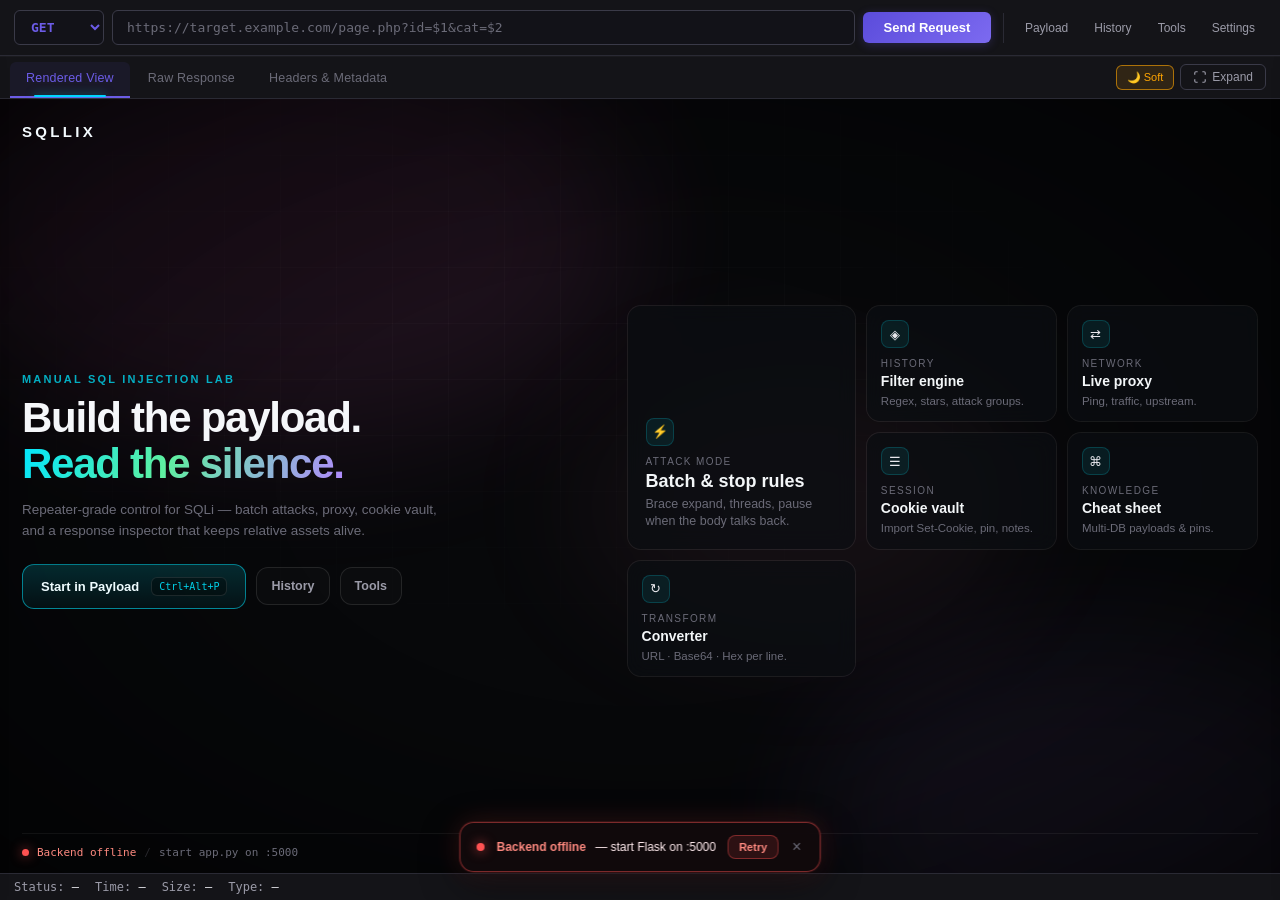
<file: static/index.html>
<!DOCTYPE html>
<html lang="fa" dir="ltr">
<head>
  <meta charset="UTF-8" />
  <meta name="viewport" content="width=device-width, initial-scale=1.0" />
  <title>SQLlix — Manual SQL Injection Lab</title>
  <link type="image/png" sizes="32x32" rel="icon" href="https://img.icons8.com/glassmorphism/32/database.png" />

  <link rel="stylesheet" href="css/styles.css" />
  <link rel="stylesheet" href="css/welcome.css" />

</head>
<body>

  <!-- ===== TOP BAR ===== -->
  <header class="top-bar">
    <div class="top-bar-row">
      <select id="methodSelect" class="method-select" aria-label="HTTP Method">
        <option value="GET">GET</option>
        <option value="POST">POST</option>
        <option value="PUT">PUT</option>
        <option value="PATCH">PATCH</option>
      </select>
      <div class="url-input-wrap">
        <input type="text" id="urlInput" class="url-input"
          placeholder="https://target.example.com/page.php?id=$1&cat=$2"
          spellcheck="false" autocomplete="off" />
        <div id="urlSuggest" class="url-suggest hidden" role="listbox" aria-label="URL history"></div>
        <div id="urlProgressBar" class="url-progress-bar"></div>
        <div id="urlPreviewTip" class="url-preview-tip">
          <div class="tip-label">Will send</div>
          <div id="urlPreviewText"></div>
        </div>
      </div>
      <button id="sendBtn" class="btn btn-primary" title="Send Request (Ctrl+Enter)">
        <span class="btn-text">Send Request</span>
        <span class="spinner"></span>
      </button>
      <button id="pauseBtn" class="btn btn-sm attack-ctrl-btn hidden" title="Pause attack">Pause</button>
      <button id="stopBtn" class="btn btn-sm attack-ctrl-btn hidden" title="Stop attack">Stop</button>
      <span id="attackProgressLabel" class="attack-progress-label hidden"></span>

      <div class="top-bar-tools">
        <button type="button" class="nav-tool" id="navPayloadBtn" data-panel="payload" title="Payload Workbench">
          Payload
        </button>
        <button type="button" class="nav-tool" id="navHistoryBtn" data-panel="history" title="Request History">
          History <span class="nav-badge hidden" id="historyBadge">0</span>
        </button>
        <button type="button" class="nav-tool" id="navToolsBtn" data-panel="tools" title="Tools">
          Tools
        </button>
        <button type="button" class="nav-tool" id="navSettingsBtn" data-panel="settings" title="Settings">
          Settings
        </button>
      </div>
      <!-- kept for JS compatibility; opens Settings → Headers -->
      <button id="toggleHeadersBtn" class="hidden" aria-hidden="true" tabindex="-1">Headers</button>
    </div>
  </header>

  <!-- Backdrop for virtual panels -->
  <div class="vpanel-backdrop" id="vpanelBackdrop"></div>
  <div class="backend-offline-float" id="backendOfflineFloat" hidden>
    <span class="bof-dot"></span>
    <span class="bof-text"><strong>Backend offline</strong> — start Flask on :5000</span>
    <button type="button" class="bof-retry" id="backendRetryBtn">Retry</button>
    <button type="button" class="bof-x" id="backendFloatDismiss" title="Hide for now">×</button>
  </div>

  <!-- ===== MAIN LAYOUT — Response only ===== -->
  <div class="main-layout">
    <div class="work-area">
      <div class="dashboard">
        <!-- Response Inspector (full width) -->
        <section class="response-panel" id="responsePanel">
          <div class="response-mini-label" id="responseMiniLabel" title="Expand response panel">Response ▸</div>
          <div class="response-tabs">
            <button class="tab-btn active" data-tab="rendered">Rendered View</button>
            <button class="tab-btn" data-tab="raw">Raw Response</button>
            <button class="tab-btn" data-tab="headers">Headers & Metadata</button>
            <div class="tab-actions">
              <button id="minimizeResponseBtn" class="btn-expand hidden" title="Minimize response panel">─</button>
              <button id="nightProtectBtn" class="night-protect-btn np-soft" title="Night Protect: click to cycle modes">🌙 Soft</button>
              <button id="expandBtn" class="btn-expand" title="Open current view in fullscreen popup">
                <svg width="14" height="14" viewBox="0 0 24 24" fill="none" stroke="currentColor" stroke-width="2">
                  <path d="M8 3H5a2 2 0 0 0-2 2v3m18 0V5a2 2 0 0 0-2-2h-3m0 18h3a2 2 0 0 0 2-2v-3M3 16v3a2 2 0 0 0 2 2h3"/>
                </svg>
                Expand
              </button>
            </div>
          </div>
          <!-- Endpoint Discovery Panel -->
          <div id="endpointPanel" class="endpoint-panel hidden">
            <div class="endpoint-panel-header" id="endpointPanelHeader">
              <span class="endpoint-title">📡 Discovered Endpoints <span id="endpointCount" class="endpoint-count">0</span></span>
              <div class="endpoint-header-actions">
                <button type="button" id="clearEndpointsBtn" class="btn btn-sm btn-ghost" title="Clear all">Clear</button>
                <button type="button" id="endpointMinBtn" class="atk-min-btn" title="Minimize">▾</button>
              </div>
            </div>
            <div class="endpoint-panel-body" id="endpointPanelBody">
              <div class="endpoint-empty" id="endpointEmpty">Recording… interact with the rendered page.</div>
              <div class="endpoint-list" id="endpointList"></div>
            </div>
          </div>
          <div id="tab-rendered" class="tab-content active">
            <div class="rendered-placeholder welcome-neon" id="renderedPlaceholder">
              <div class="w-bg" aria-hidden="true">
                <span class="w-aurora a1"></span>
                <span class="w-aurora a2"></span>
                <span class="w-aurora a3"></span>
                <span class="w-grid"></span>
                <span class="w-spot" id="wMinSpot"></span>
                <span class="w-vignette"></span>
              </div>

              <div class="w-stage" id="welcomeMin">
                <header class="w-top">
                  <div class="w-brand">
                    <button type="button" class="w-logo" id="wLogo" aria-label="SQLlix">
                      <span class="w-logo-a">SQLlix</span>
                      <span class="w-logo-b">powered by <em>Edis</em></span>
                    </button>
                  </div>
                </header>

                <div class="w-hero">
                  <div class="w-hero-copy">
                    <p class="w-eyebrow">Manual SQL injection lab</p>
                    <h2 class="w-title">
                      Build the payload.<br>
                      <span>Read the silence.</span>
                    </h2>
                    <p class="w-desc">
                      Repeater-grade control for SQLi — batch attacks, proxy, cookie vault,
                      and a response inspector that keeps relative assets alive.
                    </p>
                    <div class="w-cta-row">
                      <button type="button" class="w-btn-primary" data-open="payload">
                        <span class="w-btn-shine"></span>
                        Start in Payload
                        <kbd>Ctrl+Alt+P</kbd>
                      </button>
                      <button type="button" class="w-btn-secondary" data-open="history">History</button>
                      <button type="button" class="w-btn-secondary" data-open="tools">Tools</button>
                    </div>
                  </div>

                  <div class="w-bento">
                    <button type="button" class="w-card w-card-lg" data-open="payload">
                      <span class="w-card-ico">⚡</span>
                      <span class="w-card-label">Attack mode</span>
                      <strong>Batch &amp; stop rules</strong>
                      <p>Brace expand, threads, pause when the body talks back.</p>
                    </button>
                    <button type="button" class="w-card" data-open="history">
                      <span class="w-card-ico">◈</span>
                      <span class="w-card-label">History</span>
                      <strong>Filter engine</strong>
                      <p>Regex, stars, attack groups.</p>
                    </button>
                    <button type="button" class="w-card" data-open="tools">
                      <span class="w-card-ico">⇄</span>
                      <span class="w-card-label">Network</span>
                      <strong>Live proxy</strong>
                      <p>Ping, traffic, upstream.</p>
                    </button>
                    <button type="button" class="w-card" data-open="settings">
                      <span class="w-card-ico">☰</span>
                      <span class="w-card-label">Session</span>
                      <strong>Cookie vault</strong>
                      <p>Import Set-Cookie, pin, notes.</p>
                    </button>
                    <button type="button" class="w-card" data-open="tools">
                      <span class="w-card-ico">⌘</span>
                      <span class="w-card-label">Knowledge</span>
                      <strong>Cheat sheet</strong>
                      <p>Multi-DB payloads &amp; pins.</p>
                    </button>
                    <button type="button" class="w-card" data-open="payload">
                      <span class="w-card-ico">↻</span>
                      <span class="w-card-label">Transform</span>
                      <strong>Converter</strong>
                      <p>URL · Base64 · Hex per line.</p>
                    </button>
                  </div>
                </div>

                <footer class="w-bottom" id="wBackendStatus">
                  <span class="w-pulse" id="wBackendDot"></span>
                  <span id="wBackendLabel">Checking backend…</span>
                  <span class="w-sep">/</span>
                  <span id="wBackendDetail">ping /api/health</span>
                </footer>
              </div>
            </div>
            <iframe id="rendered-frame" class="hidden" sandbox="allow-same-origin allow-scripts allow-forms allow-popups allow-modals allow-pointer-lock allow-downloads"></iframe>
          </div>
          <div id="tab-raw" class="tab-content">
            <div class="raw-toolbar" id="rawToolbar">
              <button type="button" class="night-protect-btn" id="rawAutoDecodeBtn" title="Detect &amp; decode URL / Base64 / Hex / Unicode chunks">Auto decode</button>
              <button type="button" class="night-protect-btn" id="rawRestoreBtn" title="Show original body" hidden>Original</button>
              <div class="raw-dec-nav" id="rawDecNavWrap" hidden>
                <button type="button" class="raw-dec-nav-btn" id="rawDecPrev" title="Previous decoded chunk">‹</button>
                <span class="raw-dec-nav-label" id="rawDecNavLabel">0/0</span>
                <button type="button" class="raw-dec-nav-btn" id="rawDecNext" title="Next decoded chunk">›</button>
              </div>
              <span class="raw-auto-hint" id="rawAutoHint"></span>
            </div>
            <pre class="raw-response" id="rawResponse">No response data.</pre>
          </div>
          <div id="tab-headers" class="tab-content">
            <div class="meta-split">
              <section class="meta-section meta-section-response">
                <h3 class="meta-section-title">Response Headers &amp; Metadata</h3>
                <div class="meta-table-wrap" id="metaTableWrap">
                  <div class="meta-empty">No metadata available.</div>
                </div>
              </section>
              <section class="meta-section meta-section-request">
                <h3 class="meta-section-title meta-title-request">Request Headers</h3>
                <div class="meta-table-wrap meta-table-request" id="reqMetaTableWrap">
                  <div class="meta-empty">No request headers.</div>
                </div>
              </section>
            </div>
          </div>
          <div class="response-statusbar" id="responseStatusbar">
            <span>Status: <strong id="sbStatus">—</strong></span>
            <span>Time: <strong id="sbTime">—</strong></span>
            <span>Size: <strong id="sbSize">—</strong></span>
            <span>Type: <strong id="sbType">—</strong></span>
            <div class="pin-tray" id="pinTray" title="Pinned panels — click to show/hide · Alt+I shelf all"></div>
          </div>
        </section>
      </div>
    </div>
  </div>

  <!-- ===== VIRTUAL PANEL: Payload (floating center / pinnable) ===== -->
  <div class="vpanel float-center" id="payloadWorkbench" data-panel="payload">
    <div class="resize-grip n" data-resize="n"></div>
    <div class="resize-grip s" data-resize="s"></div>
    <div class="resize-grip e" data-resize="e"></div>
    <div class="resize-grip w" data-resize="w"></div>
    <div class="resize-grip ne" data-resize="ne"></div>
    <div class="resize-grip nw" data-resize="nw"></div>
    <div class="resize-grip se" data-resize="se"></div>
    <div class="resize-grip sw" data-resize="sw"></div>
    <div class="vpanel-header" id="payloadDragHandle">
      <h2>Payload Workbench</h2>
      <div class="vpanel-header-actions">
        <div class="payload-tools-wrap" id="payloadToolsWrap">
          <button type="button" class="pin-btn payload-tools-btn" id="payloadToolsBtn" title="Tools — hover to open" aria-expanded="false" aria-haspopup="menu">
            Tools <span class="payload-tools-caret">▾</span>
          </button>
          <div class="payload-tools-menu" id="payloadToolsMenu" role="menu" hidden>
            <button type="button" class="payload-tools-item" id="payloadHeadersBtn" role="menuitem" title="Request headers">
              <span class="pti-ico">☰</span><span class="pti-label">Headers</span>
            </button>
            <button type="button" class="payload-tools-item" id="payloadLibraryBtn" role="menuitem" title="Saved payloads">
              <span class="pti-ico">◈</span><span class="pti-label">Saved library</span>
            </button>
            <button type="button" class="payload-tools-item" id="charTableBadge" role="menuitem" title="Character table">
              <span class="pti-ico">⊞</span><span class="pti-label">Char tables</span>
            </button>
            <button type="button" class="payload-tools-item" id="converterBtn" role="menuitem" title="Encoder / decoder">
              <span class="pti-ico">⇄</span><span class="pti-label">Converter</span>
            </button>
          </div>
        </div>
        <div class="vpanel-close-cluster" title="Hover for more actions">
          <div class="vpanel-close-tray">
            <div class="vpanel-close-extras">
              <div class="vpanel-close-extras-inner">
                <button type="button" class="pin-btn vpanel-action-btn" id="payloadPinBtn" title="Pin panel">⊙</button>
                <button type="button" class="pin-btn shelf-btn vpanel-action-btn" id="payloadShelfBtn" title="Minimize to tray" hidden>↙</button>
                <button type="button" class="pin-btn vpanel-action-btn" id="payloadPopoutBtn" data-popout-panel="payload" title="Open in new tab">↗</button>
              </div>
            </div>
            <button type="button" class="vpanel-close" data-close-panel title="Close">×</button>
          </div>
        </div>
      </div>
    </div>
    <div class="vpanel-body" style="padding:12px 14px;">
      <div class="payload-input-wrap">
        <pre class="payload-highlight" id="payloadHighlight" aria-hidden="true"></pre>
        <textarea id="payloadInput" class="payload-textarea"
          placeholder="' OR '1'='1' -- -&#10;order by {1..10}&#10;UNION SELECT {1,2,3,4,5}" spellcheck="false"
          title="Each line maps to $1, $2, $3... · Use {1..10} or {1,2,3} for batch attack"
          style="min-height:88px;max-height:180px;"></textarea>
        <button type="button" class="payload-save-btn" id="payloadSaveBtn" title="Save payload to library">Save</button>
        <button type="button" class="payload-save-btn payload-clear-btn" id="clearPayloadBtn" title="Clear payload lines">Clear</button>
        <button type="button" class="payload-attack-btn hidden" id="payloadAttackBtn" title="Attack config — threads, delay, stop conditions">Attack</button>
        <div id="autocompleteBox" class="autocomplete-box hidden"></div>
      </div>
      <div class="payload-label-row" style="display:flex;align-items:center;gap:8px;flex-wrap:wrap;margin:4px 0 6px;">
        <span class="payload-label" style="margin:0;">Payload lines</span>
        <div class="char-table-wrap" id="charTableWrap" hidden aria-hidden="true"></div>
      </div>
      <div class="char-table-panel hidden" id="charTablePanel">
        <div class="char-table-head">
          <strong>Char table</strong>
          <input type="search" id="charTableSearch" class="char-table-search" placeholder="Search char / code…" spellcheck="false" />
          <button type="button" class="btn btn-sm btn-ghost" id="charTableClose">✕</button>
        </div>
        <div class="char-table-grid" id="charTableGrid"></div>
        <div class="char-copy-pop hidden" id="charCopyPop">
          <div class="char-copy-pop-head">
            <span id="charCopyPopTitle">Copy</span>
            <button type="button" class="btn btn-sm btn-ghost" id="charCopyPopClose">✕</button>
          </div>
          <div class="char-copy-pop-actions" id="charCopyPopActions"></div>
        </div>
      </div>
      <div class="payload-actions">
        <button id="urlEncodeBtn" class="btn btn-sm" title="URL Encode (selection or each line)">URL Encode</button>
        <button id="urlDecodeBtn" class="btn btn-sm" title="URL Decode (selection or each line)">URL Decode</button>
        <button type="button" id="converterBtnEmbed" class="btn btn-sm payload-embed-tool" title="Open converter" style="border-color:var(--accent-cyan);color:var(--accent-cyan);">Converter</button>
        <button type="button" id="payloadLibraryBtnEmbed" class="btn btn-sm payload-embed-tool" title="Saved payloads">Saved</button>
        <button type="button" id="charTableBtnEmbed" class="btn btn-sm payload-embed-tool" title="Character table">Tables</button>
        <button type="button" id="payloadSendBtn" class="btn btn-sm btn-primary payload-send-btn" title="Send Request (Ctrl+Enter) — same as top bar">
          <span class="btn-text">Send Request</span>
          <span class="spinner"></span>
        </button>
        <button id="injectBtn" class="btn btn-sm" style="margin-left:auto; border-color:var(--accent); color:var(--accent);">
          Inject into Target
        </button>
      </div>
      <div id="postBodySection" class="post-body-section" style="display:none; margin-top:12px;">
        <div class="payload-label" style="margin-bottom:6px; display:flex; align-items:center; gap:8px; flex-wrap:wrap;">
          <span>Request Body (POST / PUT)</span>
          <div class="body-ct-wrap hidden" id="bodyCtWrap">
            <button type="button" class="body-ct-badge" id="bodyCtBadge" title="Click to change Content-Type">—</button>
            <div class="body-ct-menu hidden" id="bodyCtMenu" role="menu">
              <button type="button" data-ct="auto">Auto (detect)</button>
              <button type="button" data-ct="application/json">JSON</button>
              <button type="button" data-ct="application/x-www-form-urlencoded">Form URL-encoded</button>
              <button type="button" data-ct="text/plain">Text</button>
              <button type="button" data-ct="text/xml">XML</button>
              <button type="button" data-ct="application/xml">application/xml</button>
              <button type="button" data-ct="multipart/form-data">multipart/form-data</button>
              <button type="button" data-ct="custom">Custom…</button>
            </div>
            <input type="text" id="bodyCtCustom" class="body-ct-custom hidden" placeholder="custom/type" spellcheck="false" />
          </div>
        </div>
        <div class="body-input-wrap" style="position:relative;">
          <textarea id="postBodyInput" class="payload-textarea"
            placeholder="username=admin&password=$1&#10;or raw JSON: {&quot;id&quot;:&quot;$1&quot;}"
            spellcheck="false"
            style="min-height:72px;"
            title="Use $1, $2… placeholders — replaced by Payload Workbench lines."></textarea>
          <div id="bodyPreviewTip" class="url-preview-tip body-preview-tip">
            <div class="tip-label">Will send (body)</div>
            <div id="bodyPreviewText"></div>
          </div>
        </div>
        <div class="payload-actions" style="margin-top:6px;">
          <button id="insertMarkerBodyBtn" class="btn btn-sm" title="Insert $1 marker at cursor">Insert $1</button>
          <button id="injectIntoBodyBtn" class="btn btn-sm" style="border-color:var(--accent-cyan); color:var(--accent-cyan);">
            Inject Payload into Body
          </button>
          <button id="clearBodyBtn" class="btn btn-sm btn-ghost">Clear Body</button>
        </div>
      </div>
    </div>
  </div>

  <!-- ===== VIRTUAL PANEL: History (left drawer / pinnable float) ===== -->
  <div class="vpanel drawer-left" id="historyPanel" data-panel="history">
    <div class="resize-grip n" data-resize="n"></div>
    <div class="resize-grip s" data-resize="s"></div>
    <div class="resize-grip e" data-resize="e"></div>
    <div class="resize-grip w" data-resize="w"></div>
    <div class="resize-grip ne" data-resize="ne"></div>
    <div class="resize-grip nw" data-resize="nw"></div>
    <div class="resize-grip se" data-resize="se"></div>
    <div class="resize-grip sw" data-resize="sw"></div>
    <div class="vpanel-header" id="historyDragHandle">
      <h2>Request History</h2>
      <div class="vpanel-header-actions">
        <button id="focusHistoryBtn" class="btn btn-sm btn-ghost hidden" title="Focus history">⛶</button>
        <button id="clearHistoryBtn" class="btn btn-sm btn-ghost" title="Clear unpinned history">Clear</button>
        <div class="vpanel-close-cluster" title="Hover for more actions">
          <div class="vpanel-close-tray">
            <div class="vpanel-close-extras">
              <div class="vpanel-close-extras-inner">
              <button type="button" class="pin-btn vpanel-action-btn" id="historyPinBtn" title="Pin panel">⊙</button>
              <button type="button" class="pin-btn shelf-btn vpanel-action-btn" id="historyShelfBtn" title="Minimize to tray" hidden>↙</button>
              <button type="button" class="pin-btn vpanel-action-btn" id="historyPopoutBtn" data-popout-panel="history" title="Open in new tab">↗</button>
              </div>
            </div>
            <button type="button" class="vpanel-close" data-close-panel title="Close">×</button>
          </div>
        </div>
      </div>
    </div>
    <div class="vpanel-body panel-body" style="position:relative;">
      <div class="history-filters">
        <div class="history-filter-row">
          <input type="text" id="historySearch" class="history-search" placeholder="Search URL, payload, name…" spellcheck="false" />
        </div>
        <div class="history-filter-row hf-toolbar">
          <div class="hf-tool-cluster hf-filter-cluster" id="hfFilterCluster">
            <button type="button" class="hf-tool-btn" id="hfFilterTrigger" title="Filters">
              <span class="hf-tool-ico" aria-hidden="true">◈</span>
              <span class="hf-tool-label">Filter</span>
            </button>
            <div class="hf-tool-tray hf-filter-tray" id="hfFilterTray">
              <div class="hf-chip-row" id="hfChipRow"><!-- chips by JS --></div>
              <button type="button" class="btn btn-sm hf-adv-btn" id="hfAdvBtn" title="Advanced filters">Advanced…</button>
            </div>
          </div>
          <div class="hf-tool-cluster hf-sort-cluster" id="hfSortCluster">
            <button type="button" class="hf-tool-btn" id="hfSortTrigger" title="Sort">
              <span class="hf-tool-ico" aria-hidden="true">⇅</span>
              <span class="hf-tool-label">Sort</span>
            </button>
            <div class="hf-tool-tray hf-sort-tray" id="historySortBar">
              <button class="sort-btn active" data-key="time" data-dir="desc" title="Click to toggle">Time ↓</button>
              <button class="sort-btn" data-key="order" data-dir="asc" title="Attack order {1..N}">Order ↑</button>
              <button class="sort-btn" data-key="status" data-dir="desc" title="Click to toggle">Status ↓</button>
              <button class="sort-btn" data-key="size" data-dir="desc" title="Click to toggle">Size ↓</button>
              <button class="sort-btn" data-key="rtt" data-dir="desc" title="Click to toggle">RTT ↓</button>
              <button class="sort-btn" data-key="redir" data-dir="desc" title="Redirects first">Redirect</button>
            </div>
          </div>
          <span class="hf-match-count" id="hfMatchCount"></span>
        </div>
        <!-- Hidden select kept for batch filter compatibility -->
        <select id="historyStatusFilter" class="hidden" aria-hidden="true" tabindex="-1">
          <option value="all">All</option>
          <option value="starred">Starred</option>
          <option value="batch">All Attacks</option>
          <option value="single">Single only</option>
          <option value="2xx">2xx</option>
          <option value="3xx">3xx</option>
          <option value="4xx">4xx</option>
          <option value="5xx">5xx</option>
          <option value="0">ERR</option>
        </select>
      </div>
      <div id="attackSourceBar" class="attack-source-bar hidden">
        <button id="restoreAttackBtn" class="btn btn-sm restore-atk-btn" title="Restore URL, payloads and attack settings for this batch">
          ↩ Restore Attack Source
        </button>
        <span id="attackSourceHint" class="attack-source-hint"></span>
      </div>
      <div class="history-list" id="historyList">
        <div class="history-empty">No requests yet.<br>Send a request to begin.</div>
      </div>
      <!-- Attack multi-select picker -->
      <div class="atk-picker-overlay" id="atkPickerOverlay">
        <div class="atk-picker-header">
          <strong>Select attacks</strong>
          <button type="button" class="btn btn-sm btn-ghost" id="atkPickerSelectAll">All</button>
          <button type="button" class="btn btn-sm btn-ghost" id="atkPickerSelectNone">None</button>
          <button type="button" class="vpanel-close atk-picker-x" id="atkPickerClose" style="margin-left:auto;" title="Close">×</button>
        </div>
        <div class="atk-picker-list" id="atkPickerList"></div>
        <div class="atk-picker-footer">
          <button type="button" class="btn btn-sm btn-ghost" id="atkPickerDeleteSelected" title="Delete checked attacks" style="color:var(--danger);margin-right:auto;">Delete selected</button>
          <button type="button" class="btn btn-sm btn-ghost" id="atkPickerCancel">Cancel</button>
          <button type="button" class="night-protect-btn" id="atkPickerApply">Show selected</button>
        </div>
      </div>
    </div>
  </div>

  <!-- ===== VIRTUAL PANEL: Tools picker (right drawer — list only) ===== -->
  <div class="vpanel drawer-right tools-panel" id="toolsPanel" data-panel="tools">
    <div class="vpanel-header" id="toolsDragHandle">
      <h2>Tools</h2>
      <div class="vpanel-header-actions">
        <div class="vpanel-close-cluster" title="Hover for more actions">
          <div class="vpanel-close-tray">
            <div class="vpanel-close-extras">
              <div class="vpanel-close-extras-inner">
              <button type="button" class="pin-btn vpanel-action-btn" id="toolsPinBtn" title="Pin panel">⊙</button>
              <button type="button" class="pin-btn shelf-btn vpanel-action-btn" id="toolsShelfBtn" title="Minimize to tray" hidden>↙</button>
              </div>
            </div>
            <button type="button" class="vpanel-close" data-close-panel title="Close">×</button>
          </div>
        </div>
      </div>
    </div>
    <div class="vpanel-body panel-body">
      <div class="history-filters">
        <div class="history-filter-row">
          <input type="text" id="toolsSearch" class="history-search" placeholder="Search tools…" spellcheck="false" />
        </div>
      </div>
      <div class="tools-list" id="toolsPickerList">
        <button type="button" class="tools-list-item" data-open-tool="cheatsheet">
          <div class="tools-list-top">
            <strong>Cheat Sheet</strong>
          </div>
          <div class="tools-list-desc">Multi-DB functions, payloads, pin favorites</div>
          <div class="tools-list-meta"><span>Open →</span></div>
        </button>
        <button type="button" class="tools-list-item" data-open-tool="proxy">
          <div class="tools-list-top">
            <strong>Proxy</strong>
          </div>
          <div class="tools-list-desc">Upstream proxy, traffic stats, live ping</div>
          <div class="tools-list-meta"><span>Open →</span></div>
        </button>
        <button type="button" class="tools-list-item" data-open-tool="notes">
          <div class="tools-list-top">
            <strong>Notes</strong>
          </div>
          <div class="tools-list-desc">Quick notes, pin &amp; search your session scribbles</div>
          <div class="tools-list-meta"><span>Open →</span></div>
        </button>
      </div>
    </div>
  </div>

  <!-- ===== TOOL: Cheat Sheet (center float — pin / resize) ===== -->
  <div class="vpanel float-center tool-float" id="cheatSheetPanel" data-panel="cheatsheet">
    <div class="resize-grip n" data-resize="n"></div>
    <div class="resize-grip s" data-resize="s"></div>
    <div class="resize-grip e" data-resize="e"></div>
    <div class="resize-grip w" data-resize="w"></div>
    <div class="resize-grip ne" data-resize="ne"></div>
    <div class="resize-grip nw" data-resize="nw"></div>
    <div class="resize-grip se" data-resize="se"></div>
    <div class="resize-grip sw" data-resize="sw"></div>
    <div class="vpanel-header" id="cheatDragHandle">
      <h2>Cheat Sheet</h2>
      <div class="vpanel-header-actions">
        <div class="vpanel-close-cluster" title="Hover for more actions">
          <div class="vpanel-close-tray">
            <div class="vpanel-close-extras">
              <div class="vpanel-close-extras-inner">
              <button type="button" class="pin-btn vpanel-action-btn" id="cheatPinBtn" title="Pin panel">⊙</button>
              <button type="button" class="pin-btn shelf-btn vpanel-action-btn" id="cheatShelfBtn" title="Minimize to tray" hidden>↙</button>
              </div>
            </div>
            <button type="button" class="vpanel-close" data-close-panel title="Close">×</button>
          </div>
        </div>
      </div>
    </div>
    <div class="vpanel-body">
      <div class="cheat-sheet-body" id="cheatSheetBody"></div>
    </div>
  </div>

  <!-- ===== TOOL: Proxy (center float — pin / resize) ===== -->
  <div class="vpanel float-center tool-float" id="proxyPanel" data-panel="proxy">
    <div class="resize-grip n" data-resize="n"></div>
    <div class="resize-grip s" data-resize="s"></div>
    <div class="resize-grip e" data-resize="e"></div>
    <div class="resize-grip w" data-resize="w"></div>
    <div class="resize-grip ne" data-resize="ne"></div>
    <div class="resize-grip nw" data-resize="nw"></div>
    <div class="resize-grip se" data-resize="se"></div>
    <div class="resize-grip sw" data-resize="sw"></div>
    <div class="vpanel-header" id="proxyDragHandle">
      <h2>Proxy</h2>
      <div class="vpanel-header-actions">
        <div class="vpanel-close-cluster" title="Hover for more actions">
          <div class="vpanel-close-tray">
            <div class="vpanel-close-extras">
              <div class="vpanel-close-extras-inner">
              <button type="button" class="pin-btn vpanel-action-btn" id="proxyPinBtn" title="Pin panel">⊙</button>
              <button type="button" class="pin-btn shelf-btn vpanel-action-btn" id="proxyShelfBtn" title="Minimize to tray" hidden>↙</button>
              </div>
            </div>
            <button type="button" class="vpanel-close" data-close-panel title="Close">×</button>
          </div>
        </div>
      </div>
    </div>
    <div class="vpanel-body" style="padding:12px 14px;">
      <div class="proxy-toolbar">
        <div class="proxy-active-row">
          <span class="proxy-label">Active</span>
          <span class="proxy-status-dot" id="proxyStatusDot" title="Ping status"></span>
          <span class="proxy-active-name" id="proxyActiveLabel">Direct (no proxy)</span>
          <span class="proxy-ping-ms" id="proxyPingMs"></span>
        </div>
        <div class="proxy-stats-row" id="proxyStatsRow">
          <span class="proxy-stat" title="Bytes sent through active proxy">↑ <b id="proxyBytesOut">0 B</b></span>
          <span class="proxy-stat" title="Bytes received through active proxy">↓ <b id="proxyBytesIn">0 B</b></span>
          <button type="button" class="btn btn-sm btn-ghost" id="proxyPingNowBtn" title="Ping active proxy">Ping</button>
        </div>
      </div>
      <div class="proxy-add-form">
        <input type="text" id="proxyUrlInput" class="proxy-input" placeholder="http://127.0.0.1:8080" spellcheck="false" />
        <button type="button" class="night-protect-btn" id="proxyAddBtn">Add</button>
      </div>
      <div class="proxy-hint">HTTP/HTTPS proxies (Burp, ZAP, …). Format: <code>http://host:port</code> or with auth <code>http://user:pass@host:port</code></div>
      <div class="proxy-list" id="proxyList"></div>
    </div>
  </div>

  <!-- ===== VIRTUAL PANEL: Settings ===== -->
  
  <!-- ===== Saved Payloads (independent float — pin / resize) ===== -->
  
  <!-- ===== Converter (independent float — pin / resize) ===== -->
  <!-- ===== TOOL: Notes — markdown board ===== -->
  <div class="vpanel float-center tool-float" id="notesPanel" data-panel="notes">
    <div class="resize-grip n" data-resize="n"></div>
    <div class="resize-grip s" data-resize="s"></div>
    <div class="resize-grip e" data-resize="e"></div>
    <div class="resize-grip w" data-resize="w"></div>
    <div class="resize-grip ne" data-resize="ne"></div>
    <div class="resize-grip nw" data-resize="nw"></div>
    <div class="resize-grip se" data-resize="se"></div>
    <div class="resize-grip sw" data-resize="sw"></div>
    <div class="vpanel-header" id="notesDragHandle">
      <h2>Notes</h2>
      <div class="vpanel-header-actions">
        <div class="vpanel-close-cluster" title="Hover for more actions">
          <div class="vpanel-close-tray">
            <div class="vpanel-close-extras">
              <div class="vpanel-close-extras-inner">
                <button type="button" class="pin-btn vpanel-action-btn" id="notesPinBtn" title="Pin panel">⊙</button>
                <button type="button" class="pin-btn shelf-btn vpanel-action-btn" id="notesShelfBtn" title="Minimize to tray" hidden>↙</button>
                <button type="button" class="pin-btn popout-btn vpanel-action-btn" id="notesPopoutBtn" title="Open in new tab">↗</button>
              </div>
            </div>
            <button type="button" class="vpanel-close" data-close-panel title="Close">×</button>
          </div>
        </div>
      </div>
    </div>
    <div class="vpanel-body notes-board">
      <div class="notes-board-bar">
        <div class="notes-board-tabs" id="notesBoardTabs"></div>
        <button type="button" class="notes-board-add" id="notesAddBtn" title="New board">+</button>
      </div>
      <div class="notes-insert-bar" id="notesInsertBar">
        <div class="notes-cluster" data-cluster="draw">
          <button type="button" class="notes-cluster-trigger" id="notesDrawBtn">Draw</button>
          <div class="notes-cluster-tray">
            <button type="button" class="notes-ins" data-snip="h2" title="Heading">H2</button>
            <button type="button" class="notes-ins" data-snip="bold" title="Bold">B</button>
            <button type="button" class="notes-ins" data-snip="italic" title="Italic">I</button>
            <button type="button" class="notes-ins" data-snip="code" title="Inline code">`</button>
            <button type="button" class="notes-ins" data-snip="codeblock" title="Code block">Code</button>
            <button type="button" class="notes-ins" data-snip="table" title="Table">Table</button>
            <button type="button" class="notes-ins" data-snip="tasks" title="Checklist">Tasks</button>
            <button type="button" class="notes-ins" data-snip="quote" title="Quote">Quote</button>
            <button type="button" class="notes-ins" data-snip="note" title="NOTE">Note</button>
            <button type="button" class="notes-ins" data-snip="warn" title="WARNING">Warn</button>
            <button type="button" class="notes-ins" data-snip="hr" title="Divider">—</button>
            <button type="button" class="notes-ins" data-snip="link" title="Link">Link</button>
          </div>
        </div>
        <div class="notes-cluster" data-cluster="save">
          <button type="button" class="notes-cluster-trigger" id="notesSaveMenuBtn">Save</button>
          <div class="notes-cluster-tray">
            <button type="button" class="notes-ins" id="notesCopyMdBtn" title="Copy Markdown">Copy MD</button>
            <button type="button" class="notes-ins" id="notesCopyHtmlBtn" title="Copy HTML">Copy HTML</button>
            <button type="button" class="notes-ins" id="notesExportMdBtn" title="Download .md">.md</button>
            <button type="button" class="notes-ins" id="notesExportHtmlBtn" title="Download .html">.html</button>
            <button type="button" class="notes-ins" id="notesPrintBtn" title="Print / PDF">Print</button>
          </div>
        </div>
        <div class="notes-cluster" data-cluster="view">
          <button type="button" class="notes-cluster-trigger" id="notesViewBtn">View</button>
          <div class="notes-cluster-tray">
            <button type="button" class="notes-ins" data-notes-view="live" title="Write in rendered view">Live</button>
            <button type="button" class="notes-ins" data-notes-view="split" title="Split">Split</button>
            <button type="button" class="notes-ins" data-notes-view="editor" title="Editor only">Edit</button>
            <button type="button" class="notes-ins" data-notes-view="preview" title="Preview only">Preview</button>
            <button type="button" class="notes-ins" data-notes-view="focus" title="Fullscreen">Focus</button>
            <button type="button" class="notes-ins" id="notesScrollSyncBtn" title="Scroll sync" aria-pressed="true">Sync</button>
          </div>
        </div>
      </div>
      <div class="notes-slash-menu" id="notesSlashMenu" hidden></div>
      <div class="notes-split" id="notesSplit">

        <textarea id="notesBody" class="notes-md-input" placeholder="# Board&#10;&#10;Write **markdown** live…&#10;&#10;- lists&#10;- `code`&#10;- [links](https://)" spellcheck="true"></textarea>
        <div class="notes-splitter" id="notesSplitter" title="Drag to resize"></div>
        <div class="notes-md-preview" id="notesPreview" aria-label="Markdown preview" contenteditable="false" spellcheck="true"></div>
      </div>
      <div class="notes-status-bar">
        <span id="notesStats">0 words · 0 chars · 0 lines</span>
        <span id="notesMeta" class="notes-board-status">autosave</span>
      </div>
    </div>
  </div>

  <div class="vpanel float-center tool-float" id="converterPanel" data-panel="converter">
    <div class="resize-grip n" data-resize="n"></div>
    <div class="resize-grip s" data-resize="s"></div>
    <div class="resize-grip e" data-resize="e"></div>
    <div class="resize-grip w" data-resize="w"></div>
    <div class="resize-grip ne" data-resize="ne"></div>
    <div class="resize-grip nw" data-resize="nw"></div>
    <div class="resize-grip se" data-resize="se"></div>
    <div class="resize-grip sw" data-resize="sw"></div>
    <div class="vpanel-header" id="converterDragHandle">
      <h2>Converter</h2>
      <div class="vpanel-header-actions">
        <div class="vpanel-close-cluster" title="Hover for more actions">
          <div class="vpanel-close-tray">
            <div class="vpanel-close-extras">
              <div class="vpanel-close-extras-inner">
              <button type="button" class="pin-btn vpanel-action-btn" id="converterPinBtn" title="Pin panel">⊙</button>
              <button type="button" class="pin-btn shelf-btn vpanel-action-btn" id="converterShelfBtn" title="Minimize to tray" hidden>↙</button>
              </div>
            </div>
            <button type="button" class="vpanel-close" data-close-panel title="Close">×</button>
          </div>
        </div>
      </div>
    </div>
    <div class="vpanel-body" style="padding:12px;display:flex;flex-direction:column;gap:10px;min-height:0;overflow:hidden;">
      <p class="converter-hint" style="margin:0;">Select text in Input → only that part converts · each line separate</p>
      <div class="converter-toolbar">
        <div class="converter-modes" id="converterModes">
          <button type="button" class="conv-mode active" data-codec="url">URL</button>
          <button type="button" class="conv-mode" data-codec="b64">Base64</button>
          <button type="button" class="conv-mode" data-codec="hex">Hex</button>
          <button type="button" class="conv-mode" data-codec="html">HTML</button>
          <button type="button" class="conv-mode" data-codec="unicode">Unicode</button>
          <button type="button" class="conv-mode" data-codec="ascii">ASCII</button>
          <button type="button" class="conv-mode" data-codec="rot13">ROT13</button>
          <button type="button" class="conv-mode" data-codec="reverse">Reverse</button>
        </div>
        <div class="converter-dir">
          <button type="button" class="night-protect-btn" id="converterEncode">Encode</button>
          <button type="button" class="btn btn-sm" id="converterDecode">Decode</button>
        </div>
      </div>
      <div class="converter-io" style="flex:1;min-height:0;">
        <div class="converter-col">
          <label class="converter-label">Input <small>selection = target</small></label>
          <textarea id="converterInput" class="converter-ta" spellcheck="false" placeholder="Paste or load from Payload…"></textarea>
        </div>
        <div class="converter-col">
          <label class="converter-label">Output</label>
          <textarea id="converterOutput" class="converter-ta" spellcheck="false" placeholder="Result…"></textarea>
        </div>
      </div>
      <div class="converter-actions">
        <button type="button" class="btn btn-sm btn-ghost" id="converterFromPayload" title="Load selection or full payload">← From Payload</button>
        <button type="button" class="btn btn-sm btn-ghost" id="converterSwap" title="Swap in ↔ out">⇅ Swap</button>
        <button type="button" class="btn btn-sm" id="converterToPayload" title="Replace selection in Payload">→ To Payload</button>
        <button type="button" class="btn btn-sm" id="converterAsLine" title="Append as new payload line(s)">+ As new line</button>
        <button type="button" class="btn btn-sm btn-ghost" id="converterCopy">Copy</button>
      </div>
    </div>
  </div>

<div class="vpanel float-center tool-float" id="payloadLibPanel" data-panel="payload-lib">
    <div class="resize-grip n" data-resize="n"></div>
    <div class="resize-grip s" data-resize="s"></div>
    <div class="resize-grip e" data-resize="e"></div>
    <div class="resize-grip w" data-resize="w"></div>
    <div class="resize-grip ne" data-resize="ne"></div>
    <div class="resize-grip nw" data-resize="nw"></div>
    <div class="resize-grip se" data-resize="se"></div>
    <div class="resize-grip sw" data-resize="sw"></div>
    <div class="vpanel-header" id="payloadLibDragHandle">
      <h2>Saved Payloads</h2>
      <div class="vpanel-header-actions">
        <div class="vpanel-close-cluster" title="Hover for more actions">
          <div class="vpanel-close-tray">
            <div class="vpanel-close-extras">
              <div class="vpanel-close-extras-inner">
              <button type="button" class="pin-btn vpanel-action-btn" id="payloadLibPinBtn" title="Pin panel">⊙</button>
              <button type="button" class="pin-btn shelf-btn vpanel-action-btn" id="payloadLibShelfBtn" title="Minimize to tray" hidden>↙</button>
              </div>
            </div>
            <button type="button" class="vpanel-close" data-close-panel title="Close">×</button>
          </div>
        </div>
      </div>
    </div>
    <div class="vpanel-body panel-body" style="padding:0;display:flex;flex-direction:column;min-height:0;">
      <div class="payload-lib-toolbar">
        <input type="search" id="payloadLibSearch" class="payload-lib-search" placeholder="Search saved payloads…" spellcheck="false" />
      </div>
      <div class="payload-lib-body" id="payloadLibBody">
        <div class="payload-lib-empty">No saved payloads yet. Write a payload and hit Save.</div>
      </div>
    </div>
  </div>

<div class="vpanel settings-modal" id="settingsPanel" data-panel="settings">
    <div class="resize-grip n" data-resize="n"></div>
    <div class="resize-grip s" data-resize="s"></div>
    <div class="resize-grip e" data-resize="e"></div>
    <div class="resize-grip w" data-resize="w"></div>
    <div class="resize-grip ne" data-resize="ne"></div>
    <div class="resize-grip nw" data-resize="nw"></div>
    <div class="resize-grip se" data-resize="se"></div>
    <div class="resize-grip sw" data-resize="sw"></div>
    <div class="vpanel-header" id="settingsDragHandle">
      <h2>Settings</h2>
      <div class="vpanel-header-actions">
        <div class="vpanel-close-cluster" title="Hover for more actions">
          <div class="vpanel-close-tray">
            <div class="vpanel-close-extras">
              <div class="vpanel-close-extras-inner">
              <button type="button" class="pin-btn vpanel-action-btn" id="settingsPinBtn" title="Pin panel">⊙</button>
              <button type="button" class="pin-btn shelf-btn vpanel-action-btn" id="settingsShelfBtn" title="Minimize to tray" hidden>↙</button>
              <button type="button" class="pin-btn vpanel-action-btn" id="settingsPopoutBtn" data-popout-panel="settings" title="Open in new tab">↗</button>
              </div>
            </div>
            <button type="button" class="vpanel-close" data-close-panel title="Close">×</button>
          </div>
        </div>
      </div>
    </div>
    <div class="settings-tabs" id="settingsTabs">
      <button type="button" class="settings-tab active" data-stab="headers">Headers</button>
      <button type="button" class="settings-tab" data-stab="appearance">Appearance</button>
      <button type="button" class="settings-tab" data-stab="night">Night Protect</button>
      <button type="button" class="settings-tab" data-stab="shortcuts">Shortcuts</button>
      <button type="button" class="settings-tab" data-stab="general">General</button>
    </div>
    <div class="vpanel-body" style="position:relative;">
      <!-- Cookie manager overlay -->
      <div class="cookie-mgr-overlay" id="cookieMgrOverlay">
        <div class="cookie-mgr-header">
          <strong>Cookie manager</strong>
          <button type="button" class="btn btn-sm btn-ghost" id="cookieMgrAdd" title="Add cookie">+ Add</button>
          <button type="button" class="btn btn-sm btn-ghost" id="cookieMgrImportBtn" title="Import cookies from file or text" style="border-color:rgba(0,229,255,0.35);color:var(--accent-cyan);">Import</button>
          <button type="button" class="btn btn-sm btn-ghost" id="cookieMgrExportBtn" title="Export cookies" style="border-color:rgba(255,217,61,0.35);color:#ffd93d;">Export</button>
          <button type="button" class="btn btn-sm" id="cookieMgrClose" style="margin-left:auto;">✕ Close</button>
        </div>
        <div class="cookie-mgr-body" id="cookieMgrBody"></div>
        <div class="cookie-mgr-footer">
          <button type="button" class="btn btn-sm btn-ghost" id="cookieMgrSelectAll">Enable all</button>
          <button type="button" class="btn btn-sm btn-ghost" id="cookieMgrSelectNone">Disable all</button>
          <button type="button" class="night-protect-btn" id="cookieMgrSave">Save to Cookie header</button>
        </div>
      </div>
      <!-- Tab: Headers only -->
      <div class="settings-tab-panel active" id="stab-headers">
        <div class="settings-section">
          <h3>Request Headers</h3>
          <p style="font-size:11px;color:var(--text-muted);margin:-4px 0 10px;">Start typing a name or pick from suggestions. Pin survives refresh. Cookie header opens a manager.</p>
          <div id="headersPanel" class="headers-panel open" style="max-height:none;opacity:1;padding:0;border:none;background:transparent;">
            <div class="headers-list" id="headersList"></div>
            <div class="headers-actions">
              <button id="addHeaderBtn" class="btn btn-sm">+ Add Header</button>
              <button id="clearHeadersBtn" class="btn btn-sm btn-ghost">Clear All</button>
            </div>
          </div>
        </div>
      </div>

      <!-- Tab: Appearance -->
      <div class="settings-tab-panel" id="stab-appearance">
        <div class="settings-section">
          <h3>Theme</h3>
          <div class="appear-grid">
            <div class="appear-field">
              <span>Accent color</span>
              <input type="color" id="appearAccent" value="#6c5ce7" />
              <div class="appear-presets" id="appearPresets">
                <button type="button" class="appear-preset" data-color="#6c5ce7" style="background:#6c5ce7" title="Purple"></button>
                <button type="button" class="appear-preset" data-color="#00d4ff" style="background:#00d4ff" title="Cyan"></button>
                <button type="button" class="appear-preset" data-color="#2ed573" style="background:#2ed573" title="Green"></button>
                <button type="button" class="appear-preset" data-color="#ff6b6b" style="background:#ff6b6b" title="Red"></button>
                <button type="button" class="appear-preset" data-color="#ffa502" style="background:#ffa502" title="Orange"></button>
                <button type="button" class="appear-preset" data-color="#a29bfe" style="background:#a29bfe" title="Lavender"></button>
              </div>
            </div>
            <div class="appear-field">
              <span>Background</span>
              <select id="appearBg">
                <option value="default">Charcoal (default)</option>
                <option value="deeper">Deeper black</option>
                <option value="slate">Cool slate</option>
                <option value="navy">Midnight navy</option>
                <option value="olive">Dark olive</option>
              </select>
            </div>
            <div class="appear-field">
              <span>UI scale</span>
              <input type="range" id="appearScale" min="90" max="115" step="5" value="100" />
              <span id="appearScaleLabel" style="font-size:11px;color:var(--text-muted);">100%</span>
            </div>
            <div class="appear-field">
              <span>Density</span>
              <select id="appearDensity">
                <option value="comfortable">Comfortable</option>
                <option value="compact">Compact</option>
              </select>
            </div>
            <div class="appear-field">
              <span>Border radius</span>
              <select id="appearRadius">
                <option value="4">Sharp</option>
                <option value="6" selected>Default</option>
                <option value="10">Rounded</option>
                <option value="14">Soft</option>
              </select>
            </div>
            <div class="appear-field">
              <span>Mono font size</span>
              <select id="appearMonoSize">
                <option value="11">11px</option>
                <option value="12">12px</option>
                <option value="13" selected>13px</option>
                <option value="14">14px</option>
              </select>
            </div>
          </div>
          <div class="settings-row" style="margin-top:14px;">
            <div>
              <label style="font-size:12px;color:var(--text-secondary);">Saved in this browser (localStorage)</label>
            </div>
            <button type="button" class="btn btn-sm btn-ghost" id="appearResetBtn">Reset defaults</button>
          </div>
        </div>
      </div>

      <!-- Tab: Night Protect -->
      <div class="settings-tab-panel" id="stab-night">
        <div class="settings-section">
          <h3>Mode</h3>
          <div class="settings-row">
            <div>
              <label>Current mode</label>
              <div class="hint">Same as the button next to Expand</div>
            </div>
            <button id="nightProtectBtnSettings" class="night-protect-btn np-soft" title="Night Protect: click to cycle modes">🌙 Soft</button>
          </div>
          <div class="appear-field" style="margin-top:10px;">
            <span>Default mode on load</span>
            <select id="npDefaultMode">
              <option value="0">Off</option>
              <option value="1">Soft</option>
              <option value="2">Strict</option>
            </select>
          </div>
        </div>
        <div class="settings-section">
          <h3>Strict sensitivity</h3>
          <p style="font-size:11px;color:var(--text-muted);margin:-4px 0 12px;">Only applies in Strict mode. Changes are saved to localStorage.</p>
          <div class="appear-grid">
            <div class="appear-field">
              <span>Target colors</span>
              <select id="npColorTarget">
                <option value="white">Near-white only</option>
                <option value="bright">All bright colors</option>
              </select>
            </div>
            <div class="appear-field">
              <span>Brightness threshold <em id="npBrightLabel">78%</em></span>
              <input type="range" id="npBrightThresh" min="50" max="95" step="1" value="78" />
            </div>
            <div class="appear-field">
              <span>Dim strength (white) <em id="npDimWhiteLabel">70%</em></span>
              <input type="range" id="npDimWhite" min="20" max="95" step="5" value="70" />
            </div>
            <div class="appear-field">
              <span>Dim strength (other colors) <em id="npDimColorLabel">45%</em></span>
              <input type="range" id="npDimColor" min="10" max="85" step="5" value="45" />
            </div>
            <div class="appear-field">
              <span>Min width (px)</span>
              <input type="number" id="npMinW" min="40" max="400" step="10" value="120" style="background:var(--bg-input);border:1px solid var(--border);border-radius:var(--radius);color:var(--text-primary);padding:8px 10px;font-size:12px;" />
            </div>
            <div class="appear-field">
              <span>Min height (px)</span>
              <input type="number" id="npMinH" min="20" max="300" step="4" value="48" style="background:var(--bg-input);border:1px solid var(--border);border-radius:var(--radius);color:var(--text-primary);padding:8px 10px;font-size:12px;" />
            </div>
            <div class="appear-field">
              <span>Min area (px²)</span>
              <input type="number" id="npMinArea" min="2000" max="80000" step="1000" value="18000" style="background:var(--bg-input);border:1px solid var(--border);border-radius:var(--radius);color:var(--text-primary);padding:8px 10px;font-size:12px;" />
            </div>
            <div class="appear-field">
              <span>Fix text contrast</span>
              <select id="npFixText">
                <option value="1">Yes — keep text readable</option>
                <option value="0">No — only change backgrounds</option>
              </select>
            </div>
          </div>
          <div class="settings-row" style="margin-top:14px;">
            <label style="font-size:12px;color:var(--text-secondary);">Saved in this browser</label>
            <button type="button" class="btn btn-sm btn-ghost" id="npResetBtn">Reset Night Protect</button>
          </div>
        </div>
      </div>

      <!-- Tab: Shortcuts -->
      <div class="settings-tab-panel" id="stab-shortcuts">
        <div class="settings-section">
          <h3>Keyboard Shortcuts</h3>
          <p style="font-size:11px;color:var(--text-muted);margin:-4px 0 12px;">Click a shortcut, then press the new key combo. Esc cancels. Saved in this browser.</p>
          <div id="shortcutsList" class="shortcuts-list"></div>
          <div class="settings-row" style="margin-top:12px;">
            <button type="button" class="btn btn-sm btn-ghost" id="shortcutsResetBtn">Reset shortcuts</button>
          </div>
        </div>
      </div>

      <!-- Tab: General -->
      <div class="settings-tab-panel" id="stab-general">
        <div class="settings-section">
          <h3>General</h3>
          <div class="settings-row">
            <div>
              <label>Record Navigations</label>
              <div class="hint">Discover injectable query params from rendered page</div>
            </div>
            <button id="recordNavBtn" class="night-protect-btn" title="Record navigations">● Record</button>
          </div>
        </div>
        <div class="settings-section">
          <h3>Session</h3>
          <div class="settings-row">
            <div>
              <label>Storage</label>
              <div class="hint">Clear history, headers, drafts…</div>
            </div>
            <button type="button" class="night-protect-btn" id="sessionMgrOpenBtn" title="Open Session Manager">Manage</button>
          </div>
        </div>
      </div>
    </div>
  </div>

  <!-- Hidden stubs for legacy collapse/resize JS (no-ops via missing handles) -->
  <button id="collapseCheatBtn" class="hidden" aria-hidden="true"></button>
  <button id="collapseHistoryBtn" class="hidden" aria-hidden="true"></button>
  <button id="collapsePayloadBtn" class="hidden" aria-hidden="true"></button>
  <div id="cheatCollapsedLabel" class="hidden"></div>
  <div id="historyCollapsedLabel" class="hidden"></div>
  <div id="payloadHeader" class="hidden"></div>
  <div id="payloadSummary" class="hidden"></div>
  <div id="resizeCheat" class="hidden"></div>
  <div id="resizeHistory" class="hidden"></div>

  <div class="vpanel float-center attack-config-vpanel" id="attackConfigPanel" data-panel="attack-config">
    <div class="resize-grip n" data-resize="n"></div>
    <div class="resize-grip s" data-resize="s"></div>
    <div class="resize-grip e" data-resize="e"></div>
    <div class="resize-grip w" data-resize="w"></div>
    <div class="vpanel-header" id="attackConfigDragHandle">
      <h2>Attack — Loop order</h2>
      <div class="vpanel-header-actions">
        <button type="button" class="vpanel-close" data-close-panel title="Close">×</button>
      </div>
    </div>
    <div class="vpanel-body attack-config-panel" style="padding:0;display:flex;flex-direction:column;min-height:0;">
      <p class="atk-mode-hint" id="atkModeHint">Drag to set priority — <strong>top = outermost loop</strong>. Each $ has its own Scope and Stop.</p>
      <div id="atkDollarSlots" class="atk-dollar-slots"></div>
      <div class="attack-config-grid atk-global-grid">
        <label class="attack-field">
          <span>Delay (ms)</span>
          <input type="number" id="atkDelay" min="0" max="60000" value="200" step="50" />
        </label>
        <label class="attack-field">
          <span>Timeout (s)</span>
          <input type="number" id="atkTimeout" min="1" max="120" value="15" />
        </label>
        <label class="attack-field">
          <span>Threads</span>
          <input type="number" id="atkThreads" min="1" max="50" value="1" title="Dollar mode runs sequential nested loops; threads apply to brace mode" />
        </label>
      </div>
      <div class="atk-footer-bar">
        <span id="attackExpandCount" class="attack-expand-count">0</span>
        <button type="button" class="btn btn-sm" id="atkCombosOpenBtn" title="View / search / edit all combinations">Combos</button>
        <span id="atkStopSummary" class="atk-stop-summary" style="display:none;">—</span>
      </div>
      <div id="attackPreview" class="attack-preview" hidden></div>
      <!-- keep legacy stop overlay ids for brace mode / shared helpers -->
      <div class="atk-stop-overlay" id="atkStopOverlay" hidden>
        <div class="atk-stop-overlay-head">
          <strong>Stop conditions</strong>
          <button type="button" class="btn btn-sm btn-ghost" id="atkStopClose">✕</button>
        </div>
        <div class="atk-stop-overlay-body">
          <div class="atk-stop-grid">
            <label class="atk-stop-row atk-stop-wide">
              <input type="checkbox" id="atkCondBody" /> Body regex
              <input type="text" id="atkCondBodyVal" class="atk-stop-input" placeholder="welcome  or  !error" />
            </label>
            <label class="atk-stop-row atk-stop-wide">
              <input type="checkbox" id="atkCondUrl" /> URL regex
              <input type="text" id="atkCondUrlVal" class="atk-stop-input" placeholder="id=" />
            </label>
            <label class="atk-stop-row atk-stop-wide">
              <input type="checkbox" id="atkCondTime" /> Time ≥ ms
              <input type="number" id="atkCondTimeVal" class="atk-stop-input" min="0" placeholder="5000" />
            </label>
            <label class="atk-stop-row atk-stop-wide">
              <input type="checkbox" id="atkCondSize" /> Body size
              <select id="atkCondSizeOp" class="atk-stop-input" style="flex:0;min-width:70px;">
                <option value="gt">≥</option>
                <option value="lt">≤</option>
                <option value="eq">=</option>
              </select>
              <input type="number" id="atkCondSizeVal" class="atk-stop-input" min="0" placeholder="bytes" />
            </label>
            <label class="atk-stop-row atk-stop-wide">
              <input type="checkbox" id="atkCondSizeDiff" /> Body size Δ vs first ≥
              <input type="number" id="atkCondSizeDiffVal" class="atk-stop-input" min="0" placeholder="50" value="50" />
            </label>
            <label class="atk-stop-row">
              <span style="font-size:10px;color:var(--text-muted);">Match ×</span>
              <input type="number" id="atkMatchTimes" min="1" max="100" value="1" class="atk-stop-input" />
            </label>
            <input type="hidden" id="atkMatchAction" value="advance" />
            <button type="button" id="atkStopOpenBtn" hidden></button>
          </div>
        </div>
        <div class="atk-stop-overlay-foot">
          <button type="button" class="btn btn-sm btn-ghost" id="atkStopClear">Clear all</button>
          <button type="button" class="night-protect-btn" id="atkStopDone">Done</button>
        </div>
      </div>
    </div>
  </div>

  <!-- Per-$ Scope editor (brace-style ranges) -->
  <div class="vpanel float-center attack-scope-vpanel" id="attackScopePanel" data-panel="attack-scope">
    <div class="vpanel-header">
      <h2 id="attackScopeTitle">$1 Scope</h2>
      <div class="vpanel-header-actions">
        <button type="button" class="vpanel-close" data-close-panel title="Close">×</button>
      </div>
    </div>
    <div class="vpanel-body" style="padding:12px 14px;display:flex;flex-direction:column;gap:12px;min-height:0;overflow:auto;">
      <p class="atk-mode-hint" style="padding:0;">Build the value list in order. Segments are <strong>concatenated</strong> (not multiplied).</p>
      <div class="atk-scope-examples">
        <code>{1..30}</code> numbers ·
        <code>{a..z}</code> / <code>{A..F}</code> chars ·
        <code>{#..#}</code> specials ·
        <code>{admin,root}</code> list
      </div>
      <div id="atkScopeSegments" class="atk-scope-segments"></div>
      <div class="atk-scope-add-row">
        <button type="button" class="btn btn-sm" id="atkScopeAddRange" title="Numeric or letter range">+ Range {n..m}</button>
        <button type="button" class="btn btn-sm" id="atkScopeAddSpecials" title="Special characters">+ {#..#}</button>
        <button type="button" class="btn btn-sm" id="atkScopeAddList" title="Comma-separated values">+ List</button>
      </div>
      <label class="atk-slot-custom">Expression <span style="font-weight:400;text-transform:none;letter-spacing:0;">(type &amp; parse — needs {…} braces)</span>
        <input type="text" id="atkScopeExpr" class="atk-slot-custom-input" placeholder="{1..15}{#..#}{a..F}{admin,root}" spellcheck="false" />
      </label>
      <button type="button" class="night-protect-btn" id="atkScopeParseExpr">Parse expression → segments</button>
      <div class="atk-scope-preview-head">
        <span>Preview</span>
        <span id="atkScopePreviewCount" class="atk-slot-count">0</span>
      </div>
      <div id="atkScopePreview" class="atk-scope-preview"></div>
      <div style="display:flex;gap:8px;justify-content:flex-end;">
        <button type="button" class="btn btn-sm btn-ghost" data-close-panel>Cancel</button>
        <button type="button" class="night-protect-btn" id="atkScopeSaveBtn">Save scope</button>
      </div>
    </div>
  </div>

  <!-- Per-$ Stop conditions -->
  <div class="vpanel float-center attack-scope-vpanel" id="attackSlotStopPanel" data-panel="attack-slot-stop">
    <div class="vpanel-header">
      <h2 id="attackSlotStopTitle">$1 Stop</h2>
      <div class="vpanel-header-actions">
        <button type="button" class="vpanel-close" data-close-panel title="Close">×</button>
      </div>
    </div>
    <div class="vpanel-body" style="padding:12px 14px;display:flex;flex-direction:column;gap:10px;">
      <p class="atk-mode-hint" style="padding:0;">When this condition matches, <strong>only this loop</strong> advances (inner finishes → outer +1). Attack continues.</p>
      <label class="atk-stop-row atk-stop-wide">
        <input type="checkbox" id="slotStopBody" /> Body regex
        <input type="text" id="slotStopBodyVal" class="atk-stop-input" placeholder="welcome  or  !error" />
      </label>
      <label class="atk-stop-row atk-stop-wide">
        <input type="checkbox" id="slotStopUrl" /> URL regex
        <input type="text" id="slotStopUrlVal" class="atk-stop-input" placeholder="success" />
      </label>
      <label class="atk-stop-row atk-stop-wide">
        <input type="checkbox" id="slotStopTime" /> Time ≥ ms
        <input type="number" id="slotStopTimeVal" class="atk-stop-input" min="0" placeholder="5000" />
      </label>
      <label class="atk-stop-row atk-stop-wide">
        <input type="checkbox" id="slotStopStatus" /> Status code
        <input type="text" id="slotStopStatusVal" class="atk-stop-input" placeholder="200  or  200,302  or  !404" title="Comma list; prefix ! to invert" />
      </label>
      <label class="atk-stop-row atk-stop-wide">
        <input type="checkbox" id="slotStopSize" /> Body size
        <select id="slotStopSizeOp" class="atk-stop-input" style="flex:0;min-width:70px;">
          <option value="gt">≥</option>
          <option value="lt">≤</option>
          <option value="eq">=</option>
        </select>
        <input type="number" id="slotStopSizeVal" class="atk-stop-input" min="0" placeholder="bytes" />
      </label>
      <label class="atk-stop-row atk-stop-wide">
        <input type="checkbox" id="slotStopSizeDiff" /> Body Δ vs first ≥
        <input type="number" id="slotStopSizeDiffVal" class="atk-stop-input" min="0" placeholder="50" value="50" />
      </label>
      <label class="atk-stop-row atk-stop-wide">
        <input type="checkbox" id="slotStopHeader" /> Header regex
        <input type="text" id="slotStopHeaderVal" class="atk-stop-input" placeholder="set-cookie:.*session|!server: nginx" />
      </label>
      <label class="atk-stop-row atk-stop-wide">
        <input type="checkbox" id="slotStopTitle" /> Title / &lt;title&gt;
        <input type="text" id="slotStopTitleVal" class="atk-stop-input" placeholder="Welcome|Dashboard" />
      </label>
      <div style="display:flex;gap:8px;justify-content:flex-end;margin-top:8px;">
        <button type="button" class="btn btn-sm btn-ghost" id="slotStopClear">Clear</button>
        <button type="button" class="night-protect-btn" id="slotStopSaveBtn">Save stop</button>
      </div>
    </div>
  </div>

  <!-- Attack combinations viewer -->
  <div class="vpanel float-center attack-scope-vpanel" id="attackCombosPanel" data-panel="attack-combos">
    <div class="vpanel-header">
      <h2>Combinations</h2>
      <div class="vpanel-header-actions">
        <button type="button" class="vpanel-close" data-close-panel title="Close">×</button>
      </div>
    </div>
    <div class="vpanel-body" style="padding:12px 14px;display:flex;flex-direction:column;gap:10px;min-height:0;overflow:hidden;">
      <div class="atk-combos-toolbar">
        <input type="search" id="atkCombosSearch" class="atk-slot-custom-input" placeholder="Search values / payload…" spellcheck="false" style="flex:1;" />
        <button type="button" class="btn btn-sm btn-ghost" id="atkCombosReset" title="Rebuild from scopes">Reset</button>
        <span id="atkCombosCount" class="atk-slot-count">0</span>
      </div>
      <div id="atkCombosList" class="atk-combos-list"></div>
      <p class="atk-mode-hint" style="padding:0;">Edits apply to the attack queue. Reset rebuilds from current Scope order.</p>
    </div>
  </div>

  <!-- History Response viewer (solo History tab only — opens from per-record button) -->
  <div class="vpanel float-center hist-response-vpanel" id="histResponsePanel" data-panel="hist-response">
    <div class="vpanel-header" id="histResponseDragHandle">
      <h2 id="histResponseTitle">Response</h2>
      <div class="vpanel-header-actions">
        <button type="button" class="vpanel-close" data-close-panel title="Close">×</button>
      </div>
    </div>
    <div class="vpanel-body hist-response-body">
      <div class="response-tabs hist-response-tabs">
        <button type="button" class="tab-btn active" data-hist-tab="rendered">Rendered View</button>
        <button type="button" class="tab-btn" data-hist-tab="raw">Raw Response</button>
        <button type="button" class="tab-btn" data-hist-tab="headers">Headers &amp; Metadata</button>
      </div>
      <div id="histTabRendered" class="tab-content active hist-tab-pane" data-hist-pane="rendered">
        <iframe id="histRenderedFrame" class="hist-rendered-frame" sandbox="allow-same-origin allow-scripts allow-forms allow-popups allow-modals" title="Rendered response"></iframe>
        <div id="histRenderedEmpty" class="hist-rendered-empty">Select a history item and click <strong>Response</strong>.</div>
      </div>
      <div id="histTabRaw" class="tab-content hist-tab-pane" data-hist-pane="raw" hidden>
        <pre id="histRawResponse" class="raw-response hist-raw-response"></pre>
      </div>
      <div id="histTabHeaders" class="tab-content hist-tab-pane" data-hist-pane="headers" hidden>
        <div class="meta-table-wrap" id="histMetaTableWrap">
          <div class="meta-empty">No metadata available.</div>
        </div>
      </div>
      <div class="response-statusbar hist-response-statusbar">
        <span>Status: <strong id="histSbStatus">—</strong></span>
        <span>Time: <strong id="histSbTime">—</strong></span>
        <span>Size: <strong id="histSbSize">—</strong></span>
        <span>Type: <strong id="histSbType">—</strong></span>
      </div>
    </div>
  </div>


  <!-- Cookie Import (virtual panel) -->
  <div class="vpanel float-center cookie-io-panel" id="cookieBulkImportPanel" data-panel="cookie-bulk-import">
    <div class="vpanel-header">
      <h2>Import Cookies</h2>
      <div class="vpanel-header-actions">
        <button type="button" class="vpanel-close" data-close-panel title="Close">×</button>
      </div>
    </div>
    <div class="vpanel-body cookie-io-body">
      <div class="cookie-io-section">
        <div class="cookie-io-label-row">
          <span class="cookie-io-label">Paste cookies or drop a file</span>
          <label class="btn btn-sm btn-ghost cookie-io-file-btn">
            Choose file
            <input type="file" id="cookieImportFile" accept=".txt,.json,.csv,.cookies,text/*,application/json" hidden />
          </label>
        </div>
        <textarea id="cookieImportText" class="cookie-io-textarea" spellcheck="false" placeholder="Supports:&#10;• Cookie header: session=abc; token=xyz&#10;• name=value per line&#10;• Set-Cookie: session=abc; Path=/; HttpOnly&#10;• Netscape cookies.txt&#10;• JSON (EditThisCookie / array of {name,value})&#10;• CSV: name,value"></textarea>
        <div class="cookie-io-actions-row">
          <button type="button" class="night-protect-btn" id="cookieImportParseBtn">Detect &amp; Preview</button>
          <span class="cookie-io-hint" id="cookieImportHint">Paste any common cookie export format</span>
        </div>
      </div>
      <div class="cookie-io-preview-wrap" id="cookieImportPreviewWrap" hidden>
        <div class="cookie-io-label-row">
          <span class="cookie-io-label">Preview — select which to import</span>
          <div style="display:flex;gap:6px;">
            <button type="button" class="btn btn-sm btn-ghost" id="cookieImportSelAll">All</button>
            <button type="button" class="btn btn-sm btn-ghost" id="cookieImportSelNone">None</button>
          </div>
        </div>
        <div class="cookie-mgr-body cookie-io-preview-list" id="cookieImportPreview"></div>
      </div>
    </div>
    <div class="cookie-mgr-footer cookie-io-footer">
      <button type="button" class="btn btn-sm btn-ghost" data-close-panel>Cancel</button>
      <button type="button" class="night-protect-btn" id="cookieImportApplyBtn" disabled>Import selected</button>
    </div>
  </div>

  <!-- Cookie Export (virtual panel) -->
  <div class="vpanel float-center cookie-io-panel" id="cookieBulkExportPanel" data-panel="cookie-bulk-export">
    <div class="vpanel-header">
      <h2>Export Cookies</h2>
      <div class="vpanel-header-actions">
        <button type="button" class="vpanel-close" data-close-panel title="Close">×</button>
      </div>
    </div>
    <div class="vpanel-body cookie-io-body">
      <div class="cookie-io-section">
        <div class="cookie-io-label-row">
          <span class="cookie-io-label">Select cookies to export</span>
          <div style="display:flex;gap:6px;">
            <button type="button" class="btn btn-sm btn-ghost" id="cookieExportSelAll">All</button>
            <button type="button" class="btn btn-sm btn-ghost" id="cookieExportSelNone">None</button>
          </div>
        </div>
        <div class="cookie-mgr-body cookie-io-preview-list" id="cookieExportList"></div>
      </div>
      <div class="cookie-io-section">
        <span class="cookie-io-label">Format</span>
        <div class="cookie-export-formats" id="cookieExportFormats">
          <label class="cookie-fmt-opt"><input type="radio" name="cookieExportFmt" value="header" checked /> Cookie header <code>a=1; b=2</code></label>
          <label class="cookie-fmt-opt"><input type="radio" name="cookieExportFmt" value="lines" /> name=value lines</label>
          <label class="cookie-fmt-opt"><input type="radio" name="cookieExportFmt" value="json" /> JSON array</label>
          <label class="cookie-fmt-opt"><input type="radio" name="cookieExportFmt" value="netscape" /> Netscape cookies.txt</label>
          <label class="cookie-fmt-opt"><input type="radio" name="cookieExportFmt" value="csv" /> CSV (name,value)</label>
        </div>
      </div>
    </div>
    <div class="cookie-mgr-footer cookie-io-footer">
      <button type="button" class="btn btn-sm btn-ghost" id="cookieExportCopyBtn">Copy</button>
      <button type="button" class="btn btn-sm btn-ghost" data-close-panel>Cancel</button>
      <button type="button" class="night-protect-btn" id="cookieExportDownloadBtn">Download</button>
    </div>
  </div>

  <!-- Attack name / note dialog -->
  <div class="vpanel dialog-modal" id="attackNameDialog" data-panel="attack-dialog">
    <div class="vpanel-header">
      <h2>Name this Attack</h2>
      <div class="vpanel-header-actions">
        <button type="button" class="vpanel-close" id="attackDialogCancelX" title="Cancel">×</button>
      </div>
    </div>
    <div class="dialog-fields">
      <label>
        Attack name
        <input type="text" id="attackNameInput" placeholder="e.g. UNION columns probe" maxlength="120" autocomplete="off" />
      </label>
      <label>
        Note <span style="font-weight:400;text-transform:none;letter-spacing:0;color:var(--text-muted)">(optional)</span>
        <textarea id="attackNoteInput" placeholder="What are you testing? target param, hypothesis…"></textarea>
      </label>
    </div>
    <div class="dialog-actions">
      <button type="button" class="btn btn-sm btn-ghost" id="attackDialogCancel">Cancel</button>
      <button type="button" class="night-protect-btn" id="attackDialogConfirm">Start Attack</button>
    </div>
  </div>

  <!-- Advanced History Filter Modal -->
  <div class="vpanel settings-modal" id="advFilterPanel" data-panel="adv-filter" style="width:min(720px,96vw);max-height:min(92vh,840px);">
    <div class="vpanel-header">
      <h2>Advanced History Filter</h2>
      <div class="vpanel-header-actions">
        <button type="button" class="vpanel-close" data-close-panel title="Close">×</button>
      </div>
    </div>
    <div class="adv-filter-body" style="position:relative;">
      <div class="adv-filter-tabs" id="advFilterTabs">
        <button type="button" class="adv-filter-tab active" data-atab="status">Status</button>
        <button type="button" class="adv-filter-tab" data-atab="size">Size <small>bytes</small></button>
        <button type="button" class="adv-filter-tab" data-atab="rtt">Time <small>ms</small></button>
        <button type="button" class="adv-filter-tab" data-atab="url">URL</button>
        <button type="button" class="adv-filter-tab" data-atab="body">Resp body</button>
        <button type="button" class="adv-filter-tab" data-atab="method">Method</button>
        <button type="button" class="adv-filter-tab" data-atab="req">Req body</button>
        <button type="button" class="adv-filter-tab" data-atab="note">Note</button>
        <button type="button" class="adv-filter-tab" data-atab="star">★ Star</button>
        <button type="button" class="adv-filter-tab" data-atab="rules">Rules</button>
      </div>
      <div class="adv-filter-panels" id="advFilterPanels">
        <!-- Status -->
        <div class="adv-filter-panel active" id="atab-status">
          <div class="adv-field">
            <label>Status codes (multi-select)</label>
            <div class="adv-check-grid" id="advStatusChecks">
              <label class="adv-check"><input type="checkbox" value="2xx" /> ● 2xx</label>
              <label class="adv-check"><input type="checkbox" value="3xx" /> ● 3xx</label>
              <label class="adv-check"><input type="checkbox" value="4xx" /> ● 4xx</label>
              <label class="adv-check"><input type="checkbox" value="5xx" /> ● 5xx</label>
              <label class="adv-check"><input type="checkbox" value="0" /> ● ERR</label>
            </div>
            <p class="adv-hint">Or exact codes (comma-separated):</p>
            <input type="text" id="advStatusExact" placeholder="200, 500, 403" spellcheck="false" />
          </div>
        </div>
        <!-- Body size -->
        <div class="adv-filter-panel" id="atab-size">
          <div class="adv-field">
            <label>Response body size — unit: <strong style="color:var(--accent-cyan)">bytes</strong></label>
            <div class="adv-range-row op-off" id="advSizeRow" data-range-group="size">
              <div class="adv-range-field">
                <span>Operator</span>
                <select id="advSizeOp">
                  <option value="">— off —</option>
                  <option value="gt">&gt; greater than</option>
                  <option value="lt">&lt; less than</option>
                  <option value="eq">= equal</option>
                  <option value="between">between</option>
                </select>
              </div>
              <div class="adv-range-field adv-range-a">
                <span id="advSizeALabel">Value (bytes)</span>
                <input type="number" id="advSizeA" placeholder="e.g. 1024" min="0" />
              </div>
              <div class="adv-range-field adv-range-b">
                <span>Max (bytes)</span>
                <input type="number" id="advSizeB" placeholder="e.g. 50000" min="0" />
              </div>
            </div>
            <p class="adv-hint">1 KB = 1024 bytes · 1 MB = 1,048,576 bytes · Example: &gt; 5000 ≈ pages larger than ~5 KB</p>
          </div>
        </div>
        <!-- RTT -->
        <div class="adv-filter-panel" id="atab-rtt">
          <div class="adv-field">
            <label>Response time — unit: <strong style="color:var(--accent-cyan)">milliseconds (ms)</strong></label>
            <div class="adv-range-row op-off" id="advRttRow" data-range-group="rtt">
              <div class="adv-range-field">
                <span>Operator</span>
                <select id="advRttOp">
                  <option value="">— off —</option>
                  <option value="gt">&gt; greater than</option>
                  <option value="lt">&lt; less than</option>
                  <option value="eq">= equal</option>
                  <option value="between">between</option>
                </select>
              </div>
              <div class="adv-range-field adv-range-a">
                <span id="advRttALabel">Value (ms)</span>
                <input type="number" id="advRttA" placeholder="e.g. 4500" min="0" />
              </div>
              <div class="adv-range-field adv-range-b">
                <span>Max (ms)</span>
                <input type="number" id="advRttB" placeholder="e.g. 8000" min="0" />
              </div>
            </div>
            <p class="adv-hint">1000 ms = 1 second · Time-based SQLi: SLEEP(5) → try &gt; 4500 ms</p>
          </div>
        </div>
        <!-- URL -->
        <div class="adv-filter-panel" id="atab-url">
          <div class="adv-field">
            <label>URL pattern (regex supported)</label>
            <input type="text" id="advUrlPat" placeholder="id=|user_id|.*admin.*" spellcheck="false" />
            <p class="adv-hint">Examples: <code>id=</code> · <code>\.php\?</code> · <code>product|item</code></p>
          </div>
        </div>
        <!-- Response body -->
        <div class="adv-filter-panel" id="atab-body">
          <div class="adv-field">
            <label>Response body pattern (regex)</label>
            <input type="text" id="advBodyPat" placeholder="error|syntax|mysql|flag" spellcheck="false" />
            <p class="adv-hint">Matches against raw response body. Case-insensitive by default.</p>
          </div>
        </div>
        <!-- Method -->
        <div class="adv-filter-panel" id="atab-method">
          <div class="adv-field">
            <label>HTTP Method</label>
            <div class="adv-check-grid" id="advMethodChecks">
              <label class="adv-check"><input type="checkbox" value="GET" /> GET</label>
              <label class="adv-check"><input type="checkbox" value="POST" /> POST</label>
              <label class="adv-check"><input type="checkbox" value="PUT" /> PUT</label>
              <label class="adv-check"><input type="checkbox" value="DELETE" /> DELETE</label>
              <label class="adv-check"><input type="checkbox" value="PATCH" /> PATCH</label>
            </div>
          </div>
        </div>
        <!-- Request body -->
        <div class="adv-filter-panel" id="atab-req">
          <div class="adv-field">
            <label>Request body pattern (regex)</label>
            <input type="text" id="advReqPat" placeholder="username=|password" spellcheck="false" />
          </div>
          <div class="adv-field">
            <label>Request body length — unit: <strong style="color:var(--accent-cyan)">bytes</strong></label>
            <div class="adv-range-row op-off" id="advReqLenRow" data-range-group="reqlen">
              <div class="adv-range-field">
                <span>Operator</span>
                <select id="advReqLenOp">
                  <option value="">— off —</option>
                  <option value="gt">&gt; greater than</option>
                  <option value="lt">&lt; less than</option>
                  <option value="eq">= equal</option>
                  <option value="between">between</option>
                </select>
              </div>
              <div class="adv-range-field adv-range-a">
                <span id="advReqLenALabel">Value (bytes)</span>
                <input type="number" id="advReqLenA" placeholder="e.g. 100" min="0" />
              </div>
              <div class="adv-range-field adv-range-b">
                <span>Max (bytes)</span>
                <input type="number" id="advReqLenB" placeholder="e.g. 2000" min="0" />
              </div>
            </div>
          </div>
        </div>
        <!-- Note -->
        <div class="adv-filter-panel" id="atab-note">
          <div class="adv-field">
            <label>Note text (regex)</label>
            <input type="text" id="advNotePat" placeholder="union|blind|waf" spellcheck="false" />
          </div>
          <div class="adv-field">
            <label>Has note?</label>
            <select id="advHasNote">
              <option value="">— either —</option>
              <option value="yes">Has note</option>
              <option value="no">No note</option>
            </select>
          </div>
        </div>
        <!-- Star -->
        <div class="adv-filter-panel" id="atab-star">
          <div class="adv-field">
            <label>Star filter (applies globally with other conditions)</label>
            <select id="advStar">
              <option value="">— either —</option>
              <option value="yes">★ Starred only</option>
              <option value="no">Not starred</option>
            </select>
            <p class="adv-hint">Star is AND-ed with all other conditions. E.g. starred + status 500.</p>
          </div>
        </div>
        <!-- Saved rules -->
        <div class="adv-filter-panel" id="atab-rules">
          <div class="adv-field">
            <label>Your saved rules (priority ↑↓)</label>
            <div class="adv-rules-list" id="advRulesList">
              <div class="adv-hint">No saved rules yet. Build conditions above and click Save Rule.</div>
            </div>
          </div>
        </div>
      </div>

      <!-- Match preview overlay (not a tab — slides over current form) -->
      <div class="adv-match-overlay" id="advMatchOverlay">
        <div class="adv-match-overlay-header">
          <strong>Match preview</strong>
          <span class="mm-count" id="advMatchToolbarCount"></span>
          <button type="button" class="btn btn-sm" id="advMatchShowAll">All</button>
          <button type="button" class="btn btn-sm" id="advMatchShowYes">✓ Matched</button>
          <button type="button" class="btn btn-sm" id="advMatchShowNo">✗ Missed</button>
          <button type="button" class="night-protect-btn" id="advMatchCloseBtn" title="Back to filters">✕ Close</button>
        </div>
        <div class="adv-match-list" id="advMatchList">
          <div class="adv-hint">Click the live match count to preview which requests match.</div>
        </div>
      </div>

      <div class="adv-footer">
        <span class="adv-live-count" id="advLiveCount" title="Click to preview matches">Matching <strong>0</strong> / 0 · click to preview</span>
        <input type="text" id="advRuleName" placeholder="Rule name…" maxlength="40" style="width:140px;background:var(--bg-input);border:1px solid var(--border);border-radius:6px;padding:6px 8px;font-size:12px;color:var(--text-primary);font-family:var(--font-mono);" />
        <button type="button" class="btn btn-sm" id="advApplyBtn">Apply</button>
        <button type="button" class="night-protect-btn" id="advSaveBtn">Save Rule</button>
        <button type="button" class="btn btn-sm btn-ghost" id="advClearBtn">Clear</button>
      </div>
    </div>
  </div>

  <!-- Fullscreen Modal -->
  <div id="modalOverlay" class="modal-overlay">
    <div class="modal-box">
      <div class="modal-header">
        <h3 id="modalTitle">Rendered View <span></span></h3>
        <button id="modalCloseBtn" class="modal-close" title="Close (Esc)">×</button>
      </div>
      <div class="modal-body" id="modalBody">
        <!-- Content injected by JS -->
      </div>
    </div>
  </div>

  <div id="toast" class="toast"></div>

  
  <!-- Session Manager (Settings → General) -->
  <div class="vpanel float-center dialog-modal sm-panel" id="sessionMgrPanel" data-panel="session-mgr">
    <div class="vpanel-header sm-header">
      <div class="sm-title-block">
        <h2>Session</h2>
        <span class="sm-total-pill" id="sessionMgrTotal">0 B</span>
      </div>
      <div class="vpanel-header-actions">
        <button type="button" class="btn btn-sm btn-ghost sm-ico-btn" id="sessionMgrRefreshBtn" title="Refresh sizes">↻</button>
        <button type="button" class="vpanel-close" id="sessionMgrCloseBtn" data-close-panel title="Close">×</button>
      </div>
    </div>
    <div class="vpanel-body sm-body">
      <!-- Top controls -->
      <div class="sm-toolbar">
        <button type="button" class="sm-dot-btn" id="sessionMgrResetOnReload" aria-pressed="false" title="Clear history, drafts &amp; tools data on next page reload (keeps Appearance &amp; Shortcuts)">
          <span class="sm-dot"></span>
          <span class="sm-dot-label">Reset on reload</span>
        </button>
        <div class="sm-toolbar-actions">
          <button type="button" class="sm-chip sm-chip-cyan" id="sessionMgrExportBtn" title="Export checked categories as JSON">Export</button>
          <button type="button" class="sm-chip sm-chip-cyan" id="sessionMgrImportBtn" title="Import a previously exported file">Import</button>
          <input type="file" id="sessionMgrImportFile" accept="application/json,.json" hidden />
          <button type="button" class="sm-chip sm-chip-warn" id="sessionMgrResetBtn" title="Clear session data, keep prefs">Reset</button>
          <button type="button" class="sm-chip sm-chip-danger" id="sessionMgrClearAllBtn" title="Wipe everything including appearance">Clear all</button>
        </div>
      </div>

      <!-- Tabs: Storage | Snapshots -->
      <div class="sm-tabs" role="tablist">
        <button type="button" class="sm-tab active" data-sm-tab="storage" role="tab">Storage</button>
        <button type="button" class="sm-tab" data-sm-tab="snapshots" role="tab">Snapshots</button>
      </div>

      <div class="sm-tab-panel active" id="smTabStorage" role="tabpanel">
        <div class="sm-select-row">
          <button type="button" class="btn btn-sm btn-ghost" id="sessionMgrSelectAll">Select all</button>
          <button type="button" class="btn btn-sm btn-ghost" id="sessionMgrSelectNone">None</button>
          <span class="sm-select-hint">Checked items are included in Export / Save</span>
        </div>
        <div id="sessionMgrList" class="sm-cat-list"></div>
      </div>

      <div class="sm-tab-panel" id="smTabSnapshots" role="tabpanel">
        <div class="sm-save-row">
          <input type="text" id="sessionMgrSaveName" class="sm-name-input" placeholder="Name this snapshot…" maxlength="40" spellcheck="false" />
          <button type="button" class="night-protect-btn" id="sessionMgrSaveBtn">Save</button>
        </div>
        <div id="sessionMgrSavedList" class="sm-snap-list"></div>
      </div>
    </div>
  </div>

  
  <!-- Selection decode bar (Raw response — translation-extension style) -->
  <div id="selDecodeBar" class="sel-decode-bar" hidden>
    <div class="sel-decode-chips" id="selDecodeChips"></div>
    <button type="button" class="sel-decode-more" id="selDecodeMore" title="Open full Converter">More</button>
  </div>
  <div id="selDecodePreview" class="sel-decode-preview" hidden>
    <div class="sel-decode-preview-head">
      <span id="selDecodePreviewLabel">Decode</span>
      <button type="button" class="sel-decode-preview-x" id="selDecodePreviewClose" title="Close">×</button>
    </div>
    <pre id="selDecodePreviewBody" class="sel-decode-preview-body"></pre>
    <div class="sel-decode-preview-actions">
      <button type="button" class="night-protect-btn" id="selDecodeCopy">Copy</button>
      <button type="button" class="night-protect-btn" id="selDecodeUse">→ Converter</button>
    </div>
  </div>

  <div id="cmdPalette" class="cmd-palette" hidden>
    <div class="cmd-palette-box">
      <input type="text" id="cmdPaletteInput" class="cmd-palette-input" placeholder="Jump to… settings, cookie, payload, notes…" autocomplete="off" spellcheck="false" />
      <div id="cmdPaletteList" class="cmd-palette-list" role="listbox"></div>
      <div class="cmd-palette-hint">↑↓ navigate · Enter open · Esc close · Alt+J</div>
    </div>
  </div>
  <script src="js/app.js"></script>
  <script src="js/attack.js"></script>
  <script src="js/proxy.js"></script>
  <script src="js/welcome.js"></script>
  <!-- TEMP UI debugger — delete this line + static/js/ui-debugger.js to remove -->
  <script src="js/ui-debugger.js"></script>
  
</body>
</html>
</file>
<file: static/css/styles.css>
/* ===== CSS Variables & Reset ===== */
    :root {
      /* Surfaces — layered charcoal, not pure black */
      --bg-primary: #0e0e10;
      --bg-secondary: #141418;
      --bg-tertiary: #1a1a22;
      --bg-elevated: #24242e;
      --bg-input: #121218;

      /* Borders */
      --border: #2a2a34;
      --border-light: #3a3a48;
      --border-focus: #5b5fcf;

      /* Text */
      --text-primary: #e8e8ed;
      --text-secondary: #9b9ba8;
      --text-muted: #6b6b78;

      /* Semantic colors */
      --accent: #6c5ce7;           /* Primary purple-blue */
      --accent-dim: #5a4bd1;
      --accent-bright: #8b7cf0;
      --accent-cyan: #00d4ff;       /* Active / focus highlight */
      --danger: #ff4757;           /* Destructive */
      --danger-dim: #e03e4c;
      --warning: #ffa502;
      --success: #2ed573;
      --pin: #ffd740;
      --info: #70a1ff;

      /* Typography */
      --font-mono: 'JetBrains Mono', 'Fira Code', 'Cascadia Code', 'SF Mono', Consolas, monospace;
      --font-sans: 'Inter', -apple-system, BlinkMacSystemFont, 'Segoe UI', Roboto, sans-serif;

      /* Layout tokens */
      --radius: 6px;
      --radius-sm: 4px;
      --shadow: 0 4px 24px rgba(0, 0, 0, 0.45);
      --transition: 0.16s ease;
      --cheat-width: 280px;
      --history-width: 250px;
      --topbar-h: 56px; /* synced by JS from .top-bar height */
      --space-xs: 4px;
      --space-sm: 8px;
      --space-md: 12px;
      --space-lg: 16px;
    }

    * { margin: 0; padding: 0; box-sizing: border-box; }

    html, body {
      height: 100%;
      overflow: hidden;
    }

    body {
      font-family: var(--font-sans);
      background: var(--bg-primary);
      color: var(--text-primary);
      display: flex;
      flex-direction: column;
    }

    /* ===== Scrollbar ===== */
    ::-webkit-scrollbar { width: 7px; height: 7px; }
    ::-webkit-scrollbar-track { background: var(--bg-secondary); }
    ::-webkit-scrollbar-thumb { background: var(--border-light); border-radius: 4px; }
    ::-webkit-scrollbar-thumb:hover { background: #555; }

    /* ===== Top Bar — primary workflow zone ===== */
    .top-bar {
      background: var(--bg-secondary);
      border-bottom: 1px solid var(--border);
      padding: 10px 14px;
      display: flex;
      flex-direction: column;
      gap: 8px;
      flex-shrink: 0;
      position: relative;
      z-index: 500; /* above vpanel-backdrop (400) so Pause/Stop always work */
      box-shadow: 0 1px 0 rgba(255,255,255,0.03);
    }
    .top-bar-row {
      display: flex;
      gap: 8px;
      align-items: center;
    }
    .top-bar-tools {
      display: flex;
      gap: 4px;
      align-items: center;
      margin-left: 4px;
      padding-left: 10px;
      border-left: 1px solid var(--border);
    }
    .nav-tool {
      background: transparent;
      border: 1px solid transparent;
      color: var(--text-secondary);
      border-radius: var(--radius);
      padding: 7px 10px;
      font-size: 12px;
      font-weight: 500;
      cursor: pointer;
      display: inline-flex;
      align-items: center;
      gap: 6px;
      transition: all var(--transition);
      font-family: var(--font-sans);
      white-space: nowrap;
    }
    .nav-tool:hover {
      color: var(--text-primary);
      background: rgba(255,255,255,0.04);
      border-color: var(--border);
    }
    .nav-tool.active {
      color: var(--accent-bright);
      background: rgba(108, 92, 231, 0.12);
      border-color: rgba(108, 92, 231, 0.35);
    }
    .nav-tool .nav-badge {
      background: var(--accent);
      color: #fff;
      font-size: 9px;
      font-weight: 700;
      padding: 1px 5px;
      border-radius: 8px;
      min-width: 16px;
      text-align: center;
    }

    /* ===== Virtual Panels (drawers / sheets) ===== */
    .vpanel-backdrop {
      position: fixed;
      inset: 0;
      background: rgba(0, 0, 0, 0.45);
      z-index: 400;
      opacity: 0;
      pointer-events: none;
      transition: opacity 0.22s ease;
    }
    .vpanel-backdrop.open {
      opacity: 1;
      pointer-events: auto;
    }
    .vpanel {
      position: fixed;
      z-index: 450;
      background: var(--bg-secondary);
      border: 1px solid var(--border-light);
      box-shadow: var(--shadow);
      display: flex;
      flex-direction: column;
      overflow: hidden;
      transition: transform 0.25s cubic-bezier(0.2, 0.8, 0.2, 1), opacity 0.2s ease;
    }
    .vpanel.no-transition {
      transition: none !important;
    }
    .vpanel-header {
      display: flex;
      align-items: center;
      justify-content: space-between;
      gap: 10px;
      padding: 12px 14px;
      border-bottom: 1px solid var(--border);
      flex-shrink: 0;
      background: var(--bg-tertiary);
    }
    .vpanel-header h2 {
      font-size: 13px;
      font-weight: 600;
      color: var(--text-primary);
      letter-spacing: 0.3px;
      margin: 0;
    }
    .vpanel-header-actions {
      display: flex;
      align-items: center;
      gap: 6px;
    }
    .vpanel-close {
      background: transparent;
      border: 1px solid var(--border);
      color: var(--text-secondary);
      width: 30px;
      height: 30px;
      border-radius: var(--radius);
      cursor: pointer;
      font-size: 16px;
      line-height: 1;
      display: flex;
      align-items: center;
      justify-content: center;
      transition: all var(--transition);
    }
    .vpanel-close:hover {
      color: var(--danger);
      border-color: var(--danger);
      background: rgba(255, 71, 87, 0.1);
    }
    .vpanel-body {
      flex: 1;
      overflow: auto;
      min-height: 0;
      display: flex;
      flex-direction: column;
    }

    /* Right drawer — starts BELOW top-bar so header (Pin / New tab) is visible */
    .vpanel.drawer-right {
      top: var(--topbar-h, 56px);
      right: 0;
      bottom: 0;
      width: min(400px, 94vw);
      transform: translateX(105%);
      border-radius: 0;
      border-right: none;
    }
    .vpanel.drawer-right.open { transform: translateX(0); }

    /* Left drawer — starts BELOW top-bar so header is not covered by .top-bar (z-index 500) */
    .vpanel.drawer-left {
      top: var(--topbar-h, 56px);
      left: 0;
      bottom: 0;
      width: min(380px, 94vw);
      transform: translateX(-105%);
      border-radius: 0;
      border-left: none;
    }
    .vpanel.drawer-left.open { transform: translateX(0); }
    /* History pinned = free-floating window (stays near left by default) */
    .vpanel.drawer-left.pinned {
      top: 72px;
      left: 16px;
      bottom: auto;
      right: auto;
      width: 360px;
      height: min(70vh, 620px);
      max-height: none;
      transform: none;
      border-radius: 12px;
      border: 1px solid var(--border-light);
      box-shadow: 0 12px 40px rgba(0,0,0,0.55), 0 0 0 1px rgba(108,92,231,0.2);
      z-index: 460;
    }
    .vpanel.drawer-left.pinned:not(.open) {
      opacity: 0;
      pointer-events: none;
    }
    .vpanel.drawer-left.pinned.open {
      opacity: 1;
      pointer-events: auto;
      transform: none;
    }
    .vpanel.drawer-left.pinned .vpanel-header {
      cursor: grab;
      user-select: none;
    }
    .vpanel.drawer-left.pinned .vpanel-header:active { cursor: grabbing; }
    .vpanel.drawer-left.pinned .vpanel-body {
      flex: 1;
      min-height: 0;
    }

    /* Shortcuts settings UI */
    .shortcuts-list {
      display: flex;
      flex-direction: column;
      gap: 4px;
      max-height: 360px;
      overflow-y: auto;
    }
    .shortcut-row {
      display: flex;
      align-items: center;
      justify-content: space-between;
      gap: 12px;
      padding: 8px 10px;
      border-radius: var(--radius);
      background: var(--bg-input);
      border: 1px solid var(--border);
    }
    .shortcut-row:hover { border-color: var(--border-light); }
    .shortcut-label {
      font-size: 12px;
      color: var(--text-primary);
    }
    .shortcut-label small {
      display: block;
      font-size: 10px;
      color: var(--text-muted);
      margin-top: 2px;
      font-weight: 400;
    }
    .shortcut-key {
      font-family: var(--font-mono);
      font-size: 11px;
      color: var(--accent-bright);
      background: rgba(108, 92, 231, 0.12);
      border: 1px solid rgba(108, 92, 231, 0.35);
      border-radius: 6px;
      padding: 4px 10px;
      min-width: 90px;
      text-align: center;
      cursor: pointer;
      transition: all var(--transition);
      white-space: nowrap;
    }
    .shortcut-key:hover {
      background: rgba(108, 92, 231, 0.22);
    }
    .shortcut-key.listening {
      border-color: var(--warning);
      color: var(--warning);
      background: rgba(255, 165, 2, 0.12);
      animation: pulseListen 1s ease infinite;
    }
    @keyframes pulseListen {
      50% { box-shadow: 0 0 0 3px rgba(255, 165, 2, 0.15); }
    }

    /* Floating center payload panel */
    .vpanel.float-center {
      top: 50%;
      left: 50%;
      width: min(720px, 94vw);
      max-height: min(78vh, 680px);
      height: auto;
      transform: translate(-50%, -46%) scale(0.96);
      opacity: 0;
      pointer-events: none;
      border-radius: 12px;
      resize: none;
    }
    .vpanel.float-center.open {
      opacity: 1;
      pointer-events: auto;
      transform: translate(-50%, -50%) scale(1);
    }
    /* Pinned = free-floating window, no backdrop block */
    .vpanel.float-center.pinned {
      /* Geometry comes from JS (current on-screen rect) — do NOT force top/left */
      transform: none !important;
      opacity: 1;
      pointer-events: auto;
      max-height: none;
      box-shadow: 0 12px 40px rgba(0,0,0,0.55), 0 0 0 1px rgba(108,92,231,0.25);
      z-index: 460;
    }
    .vpanel.float-center.pinned:not(.open) {
      opacity: 0;
      pointer-events: none;
    }
    .vpanel.float-center.pinned .vpanel-header {
      cursor: grab;
      user-select: none;
    }
    .vpanel.float-center.pinned .vpanel-header:active {
      cursor: grabbing;
    }
    .pin-btn {
      background: transparent;
      border: 1px solid var(--border);
      color: var(--text-secondary);
      border-radius: var(--radius);
      padding: 4px 10px;
      font-size: 11px;
      font-weight: 600;
      cursor: pointer;
      transition: all var(--transition);
      font-family: var(--font-sans);
      display: inline-flex;
      align-items: center;
      gap: 5px;
    }
    .pin-btn:hover {
      border-color: rgba(0, 229, 255, 0.55);
      color: #00e5ff;
      box-shadow: 0 0 10px rgba(0, 229, 255, 0.15);
    }
    .pin-btn.active {
      background: rgba(0, 229, 255, 0.1);
      border-color: rgba(0, 229, 255, 0.55);
      color: #00e5ff;
      box-shadow: 0 0 12px rgba(0, 229, 255, 0.18);
    }
    .atk-min-btn {
      background: transparent;
      border: 1px solid var(--border);
      color: var(--text-muted);
      border-radius: var(--radius);
      width: 28px;
      height: 24px;
      cursor: pointer;
      font-size: 12px;
      line-height: 1;
      padding: 0;
    }
    .atk-min-btn:hover {
      color: var(--accent-cyan);
      border-color: rgba(0, 229, 255, 0.4);
    }
    /* Resize handles (visible when pinned) */
    .resize-grip {
      display: none;
      position: absolute;
      z-index: 5;
      background: transparent;
    }
    .vpanel.pinned .resize-grip { display: block; }
    .resize-grip.n  { top: 0; left: 12px; right: 12px; height: 6px; cursor: n-resize; }
    .resize-grip.s  { bottom: 0; left: 12px; right: 12px; height: 6px; cursor: s-resize; }
    .resize-grip.e  { top: 12px; bottom: 12px; right: 0; width: 6px; cursor: e-resize; }
    .resize-grip.w  { top: 12px; bottom: 12px; left: 0; width: 6px; cursor: w-resize; }
    .resize-grip.ne { top: 0; right: 0; width: 14px; height: 14px; cursor: ne-resize; }
    .resize-grip.nw { top: 0; left: 0; width: 14px; height: 14px; cursor: nw-resize; }
    .resize-grip.se { bottom: 0; right: 0; width: 16px; height: 16px; cursor: se-resize; }
    .resize-grip.sw { bottom: 0; left: 0; width: 14px; height: 14px; cursor: sw-resize; }
    .resize-grip.se::after {
      content: '';
      position: absolute;
      right: 3px; bottom: 3px;
      width: 8px; height: 8px;
      border-right: 2px solid var(--text-muted);
      border-bottom: 2px solid var(--text-muted);
      border-radius: 1px;
      opacity: 0.7;
    }

    /* Center settings / dialogs */
    .vpanel.settings-modal,
    .vpanel.dialog-modal {
      top: 50%;
      left: 50%;
      width: min(520px, 94vw);
      max-height: min(80vh, 640px);
      transform: translate(-50%, -50%) scale(0.96);
      opacity: 0;
      pointer-events: none;
      border-radius: 10px;
    }
    .vpanel.settings-modal.open,
    .vpanel.dialog-modal.open {
      opacity: 1;
      pointer-events: auto;
      transform: translate(-50%, -50%) scale(1);
    }
    /* Settings / tools pinned = free window like float-center */
    .vpanel.settings-modal.pinned,
    .vpanel.drawer-right.pinned,
    .vpanel.drawer-left.pinned {
      transform: none !important;
      opacity: 1;
      pointer-events: auto;
      max-height: none;
      border-radius: 12px !important;
      box-shadow: 0 12px 40px rgba(0,0,0,0.55), 0 0 0 1px rgba(0,229,255,0.2);
    }
    .vpanel.drawer-right.pinned {
      border-right: 1px solid var(--border);
    }
    .vpanel.settings-modal.pinned {
      top: 64px;
      right: auto;
      width: min(640px, 92vw);
      height: min(80vh, 700px);
      margin-left: 0;
      transform: none !important;
    }
    .vpanel.settings-modal.pinned .vpanel-header,
    .vpanel.drawer-right.pinned .vpanel-header,
    .vpanel.drawer-left.pinned .vpanel-header {
      cursor: grab;
      user-select: none;
    }
    .vpanel.panel-front {
      /* ensure focused window paints above siblings */
      outline: 1px solid rgba(0, 229, 255, 0.15);
    }
    .cookie-mgr-item.has-note {
      border-color: rgba(0, 229, 255, 0.28);
    }
    .cookie-mgr-item.has-note::after {
      content: 'note';
      position: absolute;
      top: 6px;
      right: 10px;
      font-size: 9px;
      color: var(--accent-cyan);
      opacity: 0.7;
      pointer-events: none;
    }
    .cookie-mgr-item { position: relative; }
    .dialog-modal .dialog-fields {
      padding: 16px;
      display: flex;
      flex-direction: column;
      gap: 12px;
    }
    .dialog-modal label {
      display: flex;
      flex-direction: column;
      gap: 6px;
      font-size: 12px;
      font-weight: 600;
      color: var(--text-secondary);
      text-transform: uppercase;
      letter-spacing: 0.4px;
    }
    .dialog-modal input,
    .dialog-modal textarea {
      background: var(--bg-input);
      border: 1px solid var(--border-light);
      border-radius: var(--radius);
      color: var(--text-primary);
      padding: 10px 12px;
      font-size: 13px;
      font-family: var(--font-sans);
      outline: none;
      resize: vertical;
    }
    .dialog-modal textarea {
      font-family: var(--font-mono);
      min-height: 80px;
      line-height: 1.45;
    }
    .dialog-modal input:focus,
    .dialog-modal textarea:focus {
      border-color: var(--accent);
      box-shadow: 0 0 0 2px rgba(108, 92, 231, 0.15);
    }
    .dialog-actions {
      display: flex;
      justify-content: flex-end;
      gap: 8px;
      padding: 0 16px 16px;
    }
    .settings-section {
      padding: 14px 16px;
      border-bottom: 1px solid var(--border);
    }
    .settings-section:last-child { border-bottom: none; }
    .settings-section h3 {
      font-size: 11px;
      text-transform: uppercase;
      letter-spacing: 0.6px;
      color: var(--text-muted);
      margin-bottom: 10px;
      font-weight: 600;
    }
    .settings-row {
      display: flex;
      align-items: center;
      justify-content: space-between;
      gap: 12px;
      padding: 8px 0;
    }
    .settings-row label {
      font-size: 13px;
      color: var(--text-primary);
    }
    .settings-row .hint {
      font-size: 11px;
      color: var(--text-muted);
      margin-top: 2px;
    }

    /* Settings internal tabs */
    .settings-tabs {
      display: flex;
      gap: 4px;
      padding: 10px 12px 0;
      border-bottom: 1px solid var(--border);
      flex-shrink: 0;
      background: var(--bg-tertiary);
    }
    .settings-tab {
      background: transparent;
      border: none;
      color: var(--text-muted);
      padding: 8px 14px;
      font-size: 12px;
      font-weight: 600;
      cursor: pointer;
      border-bottom: 2px solid transparent;
      border-radius: 6px 6px 0 0;
      font-family: var(--font-sans);
      transition: all var(--transition);
    }
    .settings-tab:hover { color: var(--text-primary); }
    .settings-tab.active {
      color: var(--accent-bright);
      border-bottom-color: var(--accent);
      background: rgba(108, 92, 231, 0.08);
    }
    .settings-tab-panel { display: none; }
    .settings-tab-panel.active {
      display: block;
      animation: fadeIn 0.15s ease;
    }
    @keyframes fadeIn {
      from { opacity: 0; transform: translateY(4px); }
      to { opacity: 1; transform: none; }
    }

    /* Tools picker (right drawer list) */
    .tools-picker-hint {
      margin: 0 0 12px;
      font-size: 11px;
      color: var(--text-muted);
      line-height: 1.4;
      padding: 0 2px;
    }
    .tools-picker-list {
      display: flex;
      flex-direction: column;
      gap: 8px;
      padding: 4px 0 12px;
    }
    .tools-picker-item {
      display: flex;
      align-items: center;
      gap: 12px;
      width: 100%;
      text-align: left;
      padding: 12px 14px;
      border-radius: 10px;
      border: 1px solid var(--border);
      background: var(--bg-secondary);
      color: var(--text-primary);
      cursor: pointer;
      transition: all 0.15s ease;
      font-family: var(--font-sans);
    }
    .tools-picker-item:hover {
      border-color: rgba(0, 229, 255, 0.45);
      background: rgba(0, 229, 255, 0.06);
      box-shadow: 0 0 14px rgba(0, 229, 255, 0.12);
    }
    .tools-picker-icon {
      width: 36px;
      height: 36px;
      border-radius: 8px;
      display: flex;
      align-items: center;
      justify-content: center;
      font-size: 16px;
      font-weight: 700;
      color: var(--accent-cyan);
      background: rgba(0, 229, 255, 0.1);
      border: 1px solid rgba(0, 229, 255, 0.25);
      flex-shrink: 0;
    }
    .tools-picker-text {
      flex: 1;
      min-width: 0;
      display: flex;
      flex-direction: column;
      gap: 2px;
    }
    .tools-picker-text strong {
      font-size: 13px;
      font-weight: 700;
    }
    .tools-picker-text small {
      font-size: 11px;
      color: var(--text-muted);
    }
    .tools-picker-arrow {
      color: var(--text-muted);
      font-size: 18px;
      flex-shrink: 0;
    }
    .vpanel.tool-float {
      width: min(520px, 94vw);
      max-height: min(82vh, 720px);
    }
    .vpanel.tool-float .vpanel-body {
      padding: 12px 14px;
    }
    /* Cheat sheet fills the float panel */
    .vpanel#cheatSheetPanel .vpanel-body {
      padding: 0;
      display: flex;
      flex-direction: column;
      overflow: hidden;
    }
    .vpanel#cheatSheetPanel .cheat-sheet-body {
      flex: 1;
      min-height: 280px;
    }
    .proxy-toolbar {
      display: flex;
      flex-direction: column;
      gap: 8px;
      padding: 12px;
      margin-bottom: 10px;
      border-radius: 8px;
      border: 1px solid var(--border);
      background: var(--bg-tertiary);
    }
    .proxy-active-row {
      display: flex;
      align-items: center;
      gap: 8px;
      flex-wrap: wrap;
    }
    .proxy-label {
      font-size: 10px;
      font-weight: 700;
      text-transform: uppercase;
      letter-spacing: 0.5px;
      color: var(--text-muted);
    }
    .proxy-status-dot {
      width: 8px;
      height: 8px;
      border-radius: 50%;
      background: var(--text-muted);
      box-shadow: 0 0 6px transparent;
      flex-shrink: 0;
    }
    .proxy-status-dot.ok {
      background: #00e676;
      box-shadow: 0 0 8px rgba(0, 230, 118, 0.55);
    }
    .proxy-status-dot.bad {
      background: #ff5252;
      box-shadow: 0 0 8px rgba(255, 82, 82, 0.45);
    }
    .proxy-status-dot.pending {
      background: #ffd93d;
      box-shadow: 0 0 8px rgba(255, 217, 61, 0.4);
    }
    .proxy-active-name {
      font-size: 12px;
      font-weight: 600;
      color: var(--text-primary);
      font-family: var(--font-mono);
      min-width: 0;
      overflow: hidden;
      text-overflow: ellipsis;
      white-space: nowrap;
    }
    .proxy-ping-ms {
      font-size: 11px;
      font-family: var(--font-mono);
      color: var(--accent-cyan);
    }
    .proxy-stats-row {
      display: flex;
      align-items: center;
      gap: 12px;
      flex-wrap: wrap;
    }
    .proxy-stat {
      font-size: 11px;
      color: var(--text-secondary);
      font-family: var(--font-mono);
    }
    .proxy-stat b { color: var(--text-primary); font-weight: 600; }
    .proxy-add-form {
      display: flex;
      gap: 6px;
      flex-wrap: wrap;
      margin-bottom: 8px;
    }
    .proxy-input {
      flex: 1;
      min-width: 120px;
      background: var(--bg-input);
      border: 1px solid var(--border);
      border-radius: 6px;
      color: var(--text-primary);
      padding: 7px 10px;
      font-size: 12px;
      font-family: var(--font-mono);
      outline: none;
    }
    .proxy-input:focus { border-color: var(--accent-cyan); }
    .proxy-input.proxy-note { flex: 0.7; min-width: 90px; }
    .proxy-hint {
      font-size: 10px;
      color: var(--text-muted);
      margin-bottom: 10px;
      line-height: 1.4;
    }
    .proxy-hint code {
      font-family: var(--font-mono);
      color: var(--accent-cyan);
      font-size: 10px;
    }
    .proxy-list {
      display: flex;
      flex-direction: column;
      gap: 8px;
    }
    .proxy-item {
      display: flex;
      flex-direction: column;
      gap: 6px;
      padding: 10px 12px;
      border-radius: 8px;
      border: 1px solid var(--border);
      background: var(--bg-secondary);
      transition: border-color 0.15s ease;
    }
    .proxy-item.active {
      border-color: rgba(0, 229, 255, 0.45);
      box-shadow: 0 0 12px rgba(0, 229, 255, 0.12);
    }
    .proxy-item.pinned {
      border-color: rgba(255, 217, 61, 0.35);
    }
    .proxy-item-top {
      display: flex;
      align-items: center;
      gap: 8px;
    }
    .proxy-item-url {
      flex: 1;
      font-size: 12px;
      font-family: var(--font-mono);
      color: var(--text-primary);
      min-width: 0;
      overflow: hidden;
      text-overflow: ellipsis;
      white-space: nowrap;
    }
    .proxy-item-note {
      font-size: 11px;
      color: var(--text-muted);
      font-style: italic;
    }
    .proxy-item-meta {
      display: flex;
      align-items: center;
      gap: 10px;
      flex-wrap: wrap;
      font-size: 10px;
      font-family: var(--font-mono);
      color: var(--text-secondary);
    }
    .proxy-item-actions {
      display: flex;
      gap: 4px;
      align-items: center;
    }
    .proxy-item-actions button {
      background: transparent;
      border: 1px solid var(--border);
      color: var(--text-muted);
      border-radius: 6px;
      padding: 4px 8px;
      font-size: 11px;
      cursor: pointer;
      font-family: var(--font-sans);
    }
    .proxy-item-actions button:hover {
      color: var(--text-primary);
      border-color: var(--border-light);
    }
    .proxy-item-actions button.use-btn.active {
      color: var(--accent-cyan);
      border-color: rgba(0, 229, 255, 0.5);
      background: rgba(0, 229, 255, 0.08);
    }
    .proxy-item-actions button.pin-btn.on {
      color: #ffd93d;
      border-color: rgba(255, 217, 61, 0.45);
    }
    .proxy-item-actions button.del-btn:hover {
      color: var(--danger);
      border-color: rgba(255, 82, 82, 0.4);
    }
    .proxy-empty {
      text-align: center;
      padding: 24px 12px;
      color: var(--text-muted);
      font-size: 12px;
    }

    /* Header key suggest */
    .header-key-wrap {
      position: relative;
      flex: 1;
      max-width: 180px;
    }
    .header-key-wrap input { width: 100%; max-width: none; }
    .header-suggest {
      position: absolute;
      top: calc(100% + 2px);
      left: 0;
      right: 0;
      background: var(--bg-elevated);
      border: 1px solid var(--border-light);
      border-radius: var(--radius);
      max-height: 160px;
      overflow-y: auto;
      z-index: 50;
      box-shadow: var(--shadow);
      display: none;
    }
    .header-suggest.open { display: block; }

    /* Settings → Headers: give list room for ~3 rows + suggest dropdown */
    #stab-headers .headers-list {
      max-height: none;
      min-height: 110px;
      overflow: visible;
      padding-bottom: 8px;
    }
    #stab-headers .headers-panel {
      overflow: visible;
      max-height: none !important;
    }
    #stab-headers.settings-tab-panel,
    #stab-headers .settings-section {
      overflow: visible;
    }
    /* When a suggest box is open, ensure the settings body can scroll to reveal it */
    #settingsPanel .vpanel-body {
      overflow-x: hidden;
      overflow-y: auto;
    }
    #settingsPanel.suggest-open {
      max-height: min(90vh, 720px);
    }
    #settingsPanel.suggest-open .vpanel-body {
      padding-bottom: 170px; /* space so absolute dropdown isn't clipped at bottom */
    }
    .header-suggest-item {
      padding: 7px 10px;
      font-size: 12px;
      font-family: var(--font-mono);
      color: var(--text-secondary);
      cursor: pointer;
      transition: background 0.1s;
    }
    .header-suggest-item:hover,
    .header-suggest-item.active {
      background: rgba(108, 92, 231, 0.15);
      color: var(--accent-bright);
    }
    .header-suggest-item mark {
      background: transparent;
      color: var(--accent-cyan);
      font-weight: 600;
    }

    /* Appearance controls */
    .appear-grid {
      display: grid;
      grid-template-columns: 1fr 1fr;
      gap: 12px;
    }
    .appear-field {
      display: flex;
      flex-direction: column;
      gap: 6px;
    }
    .appear-field > span {
      font-size: 11px;
      font-weight: 600;
      color: var(--text-muted);
      text-transform: uppercase;
      letter-spacing: 0.4px;
    }
    .appear-field input[type="color"] {
      width: 100%;
      height: 36px;
      border: 1px solid var(--border);
      border-radius: var(--radius);
      background: var(--bg-input);
      cursor: pointer;
      padding: 3px;
    }
    .appear-field select,
    .appear-field input[type="range"] {
      background: var(--bg-input);
      border: 1px solid var(--border);
      border-radius: var(--radius);
      color: var(--text-primary);
      padding: 8px 10px;
      font-size: 12px;
      outline: none;
    }
    .appear-field input[type="range"] {
      padding: 0;
      height: 28px;
    }
    .appear-presets {
      display: flex;
      flex-wrap: wrap;
      gap: 6px;
      margin-top: 4px;
    }
    .appear-preset {
      width: 28px;
      height: 28px;
      border-radius: 50%;
      border: 2px solid transparent;
      cursor: pointer;
      transition: transform 0.15s, border-color 0.15s;
    }
    .appear-preset:hover { transform: scale(1.1); }
    .appear-preset.active { border-color: #fff; box-shadow: 0 0 0 2px var(--accent); }

    /* Metadata header color categories */
    .meta-table tr.meta-cat-security th,
    .meta-table tr.meta-cat-security td { border-left: 3px solid #ff6b6b; }
    .meta-table tr.meta-cat-auth th,
    .meta-table tr.meta-cat-auth td { border-left: 3px solid #ffd93d; }
    .meta-table tr.meta-cat-cache th,
    .meta-table tr.meta-cat-cache td { border-left: 3px solid #6bcB77; }
    .meta-table tr.meta-cat-content th,
    .meta-table tr.meta-cat-content td { border-left: 3px solid #4dabf7; }
    .meta-table tr.meta-cat-server th,
    .meta-table tr.meta-cat-server td { border-left: 3px solid #b197fc; }
    .meta-table tr.meta-cat-cors th,
    .meta-table tr.meta-cat-cors td { border-left: 3px solid #ff922b; }
    .meta-badge {
      display: inline-block;
      font-size: 9px;
      font-weight: 700;
      text-transform: uppercase;
      letter-spacing: 0.4px;
      padding: 1px 6px;
      border-radius: 3px;
      margin-left: 6px;
      vertical-align: middle;
      font-family: var(--font-sans);
      white-space: nowrap;
    }
    .meta-table .meta-badge { margin-left: 6px; }
    .meta-badge.security { background: rgba(255,107,107,0.15); color: #ff6b6b; }
    .meta-badge.auth { background: rgba(255,217,61,0.15); color: #ffd93d; }
    .meta-badge.cache { background: rgba(107,203,119,0.15); color: #6bcB77; }
    .meta-badge.content { background: rgba(77,171,247,0.15); color: #4dabf7; }
    .meta-badge.server { background: rgba(177,151,252,0.15); color: #b197fc; }
    .meta-badge.cors { background: rgba(255,146,43,0.15); color: #ff922b; }
    .meta-table th .meta-key {
      font-family: var(--font-mono);
      font-size: 11px;
      text-transform: none;
      letter-spacing: 0;
    }
    .meta-table .meta-val-cookie {
      color: #ffd93d;
    }
    .meta-table .meta-val-url {
      color: #4dabf7;
    }
    .meta-table .meta-val-num {
      color: #6bcB77;
      font-variant-numeric: tabular-nums;
    }
    .meta-legend {
      display: flex;
      flex-wrap: wrap;
      gap: 8px;
      margin-bottom: 12px;
      padding: 8px 10px;
      background: var(--bg-secondary);
      border-radius: var(--radius);
      border: 1px solid var(--border);
    }
    .meta-legend span {
      font-size: 10px;
      color: var(--text-secondary);
      display: inline-flex;
      align-items: center;
      gap: 4px;
    }
    .meta-legend i {
      width: 8px;
      height: 8px;
      border-radius: 2px;
      display: inline-block;
    }

    body.density-compact .top-bar { padding: 6px 12px; }
    body.density-compact .panel-header { min-height: 32px; padding: 5px 8px; }
    body.density-compact .btn { padding: 5px 10px; }
    body.density-compact .nav-tool { padding: 5px 8px; }
    body.density-compact .history-item { padding: 7px 8px; }
    .payload-textarea,
    .raw-response,
    .history-snippet,
    .meta-table td {
      font-size: var(--mono-size, 13px);
    }

    /* Virtual panel content overrides (ex-sidebar panels) */
    .vpanel#historyPanel {
      width: min(400px, 94vw);
    }
    .vpanel#historyPanel .history-list {
      flex: 1;
      overflow-y: auto;
      min-height: 0;
    }
    .vpanel#cheatPanel .cheat-sheet-body {
      flex: 1;
      overflow-y: auto;
      padding: 8px 0 16px;
    }
    .vpanel#payloadWorkbench .payload-textarea {
      min-height: 88px;
    }
    .vpanel#payloadWorkbench.pinned .vpanel-body {
      flex: 1;
      min-height: 0;
    }
    .vpanel#payloadWorkbench.pinned .payload-textarea {
      max-height: none;
      flex: 1;
      min-height: 60px;
    }
    .vpanel#payloadWorkbench.pinned .payload-input-wrap {
      flex: 1;
      display: flex;
      flex-direction: column;
      min-height: 0;
    }
    .vpanel#payloadWorkbench.pinned .payload-input-wrap .payload-textarea {
      height: 100%;
    }
    .vpanel .headers-panel {
      max-height: none !important;
      opacity: 1 !important;
      padding: 0 !important;
      border: none !important;
      background: transparent !important;
    }
    .main-layout {
      width: 100%;
    }
    .dashboard {
      width: 100%;
    }
    .response-panel {
      width: 100%;
      flex: 1;
    }
    .method-select {
      background: var(--bg-input);
      color: var(--accent-bright);
      border: 1px solid var(--border-light);
      border-radius: var(--radius);
      padding: 8px 12px;
      font-family: var(--font-mono);
      font-size: 13px;
      font-weight: 600;
      cursor: pointer;
      min-width: 90px;
      outline: none;
      transition: border-color var(--transition), box-shadow var(--transition);
    }
    .method-select:hover, .method-select:focus {
      border-color: var(--accent);
      box-shadow: 0 0 0 2px rgba(108, 92, 231, 0.15);
    }
    .url-input {
      flex: 1;
      background: transparent;
      color: var(--text-primary);
      border: none;
      border-radius: var(--radius);
      padding: 9px 14px;
      font-family: var(--font-mono);
      font-size: 13px;
      outline: none;
      transition: border-color var(--transition);
    }
    .url-input:focus { /* focus ring handled by .url-input-wrap */ }
    .url-input::placeholder { color: var(--text-muted); }

    /* Compact URL resolved preview — only when hovering the input itself */
    .url-preview-tip {
      position: absolute;
      top: calc(100% + 4px);
      left: 0;
      max-width: min(560px, 70vw);
      background: var(--bg-elevated);
      border: 1px solid var(--border-light);
      border-radius: 4px;
      padding: 6px 10px;
      font-family: var(--font-mono);
      font-size: 11px;
      color: var(--accent-cyan);
      z-index: 200;
      box-shadow: 0 6px 20px rgba(0,0,0,0.55);
      word-break: break-all;
      line-height: 1.4;
      display: none;
      pointer-events: none;
      white-space: normal;
    }
    .url-preview-tip.show { display: block; }
    .url-preview-tip .tip-label {
      font-size: 9px;
      color: var(--text-muted);
      text-transform: uppercase;
      letter-spacing: 0.4px;
      margin-bottom: 2px;
      font-family: var(--font-sans);
    }
    /* Body preview tip — sits above the textarea so it doesn't cover content */
    .body-preview-tip {
      top: auto;
      bottom: calc(100% + 4px);
      max-width: min(640px, 90%);
      max-height: 160px;
      overflow-y: auto;
    }
    .url-input-wrap {
      flex: 1;
      position: relative;
      display: flex;
      background: var(--bg-input);
      border: 1px solid var(--border-light);
      border-radius: var(--radius);
      transition: border-color var(--transition), box-shadow var(--transition);
    }
    .url-input-wrap .url-input {
      width: 100%;
      position: relative;
      z-index: 1;
      background: transparent;
      border-color: transparent;
    }
    .url-input-wrap:focus-within {
      border-color: var(--accent-cyan);
      box-shadow: 0 0 0 2px rgba(0, 212, 255, 0.15);
    }
    .url-suggest {
      position: absolute;
      left: 0;
      right: 0;
      top: calc(100% + 4px);
      z-index: 40;
      max-height: 240px;
      overflow-y: auto;
      overscroll-behavior: contain;
      background: var(--bg-elevated);
      border: 1px solid var(--border-light);
      border-radius: 8px;
      box-shadow: 0 10px 28px rgba(0, 0, 0, 0.45), 0 0 0 1px rgba(0, 229, 255, 0.08);
      padding: 4px;
    }
    .url-suggest.hidden { display: none !important; }
    .url-suggest-item {
      display: flex;
      align-items: center;
      gap: 8px;
      padding: 7px 10px;
      border-radius: 6px;
      cursor: pointer;
      font-family: var(--font-mono);
      font-size: 12px;
      color: var(--text-secondary);
    }
    .url-suggest-item:hover,
    .url-suggest-item.active {
      background: rgba(0, 229, 255, 0.1);
      color: var(--accent-cyan);
    }
    .url-suggest-item .url-suggest-text {
      flex: 1;
      min-width: 0;
      overflow: hidden;
      text-overflow: ellipsis;
      white-space: nowrap;
    }
    .url-suggest-item .url-suggest-del {
      flex-shrink: 0;
      width: 22px;
      height: 22px;
      border: 1px solid transparent;
      border-radius: 6px;
      background: transparent;
      color: var(--text-muted);
      font-size: 14px;
      line-height: 1;
      cursor: pointer;
      display: flex;
      align-items: center;
      justify-content: center;
    }
    .url-suggest-item .url-suggest-del:hover {
      color: var(--danger);
      border-color: rgba(255, 82, 82, 0.4);
      background: rgba(255, 82, 82, 0.1);
    }
    /* progress bar clips itself, not the tooltip */
    .url-progress-bar {
      overflow: hidden;
      border-radius: var(--radius);
    }
    .url-progress-bar {
      position: absolute;
      left: 0; top: 0; bottom: 0;
      width: 0%;
      border-radius: var(--radius);
      pointer-events: none;
      z-index: 0;
      transition: width 0.35s cubic-bezier(0.4, 0, 0.2, 1);
      background: linear-gradient(
        90deg,
        rgba(31, 0, 230, 0.15) 0%,
        rgba(200, 0, 103, 0.45) 25%,
        rgba(0, 229, 255, 0.55) 50%,
        rgba(31, 0, 230, 0.5) 75%,
        rgba(200, 0, 103, 0.35) 100%
      );
      background-size: 200% 100%;
      box-shadow:
        inset 0 0 12px rgba(0, 229, 255, 0.15),
        0 0 18px rgba(31, 0, 230, 0.25);
      overflow: hidden;
    }
    .url-progress-bar.active {
      animation: progressShimmer 1.8s linear infinite;
    }
    .url-progress-bar::after {
      content: '';
      position: absolute;
      top: 0; right: 0; bottom: 0;
      width: 40%;
      background: linear-gradient(
        90deg,
        transparent,
        rgba(255, 255, 255, 0.12),
        transparent
      );
      animation: progressSweep 1.4s ease-in-out infinite;
    }
    @keyframes progressShimmer {
      0% { background-position: 200% 0; }
      100% { background-position: -200% 0; }
    }
    @keyframes progressSweep {
      0% { transform: translateX(-150%); opacity: 0; }
      40% { opacity: 1; }
      100% { transform: translateX(250%); opacity: 0; }
    }
    .attack-ctrl-btn {
      border-color: var(--border-light);
      color: var(--text-secondary);
    }
    .attack-ctrl-btn:hover { border-color: var(--warning); color: var(--warning); }
    #stopBtn:hover { border-color: var(--danger); color: var(--danger); }
    .attack-progress-label {
      font-family: var(--font-mono);
      font-size: 11px;
      color: var(--accent-cyan);
      white-space: nowrap;
      max-width: 180px;
      overflow: hidden;
      text-overflow: ellipsis;
    }
    .btn-primary.attack-mode {
      background: linear-gradient(135deg, #c80067, #1f00e6);
      min-width: 140px;
    }
    .btn-primary.attack-mode:hover {
      background: linear-gradient(135deg, #e91e8c, #3a1aff);
      box-shadow: 0 0 16px rgba(200, 0, 103, 0.4);
    }

    /* Autocomplete */
    .payload-input-wrap { position: relative; }
    .autocomplete-box {
      position: absolute;
      left: 0; right: 0;
      top: 100%;
      background: var(--bg-elevated);
      border: 1px solid var(--border-light);
      border-radius: var(--radius);
      max-height: 180px;
      overflow-y: auto;
      z-index: 300;
      box-shadow: var(--shadow);
    }
    .autocomplete-box.hidden { display: none; }
    .ac-item {
      padding: 7px 12px;
      font-family: var(--font-mono);
      font-size: 12px;
      color: var(--text-secondary);
      cursor: pointer;
      border-bottom: 1px solid var(--border);
    }
    .ac-item:hover, .ac-item.active {
      background: rgba(31, 0, 230, 0.2);
      color: var(--accent-cyan);
    }
    .ac-item .ac-hint {
      float: right;
      font-size: 10px;
      color: var(--text-muted);
      font-family: var(--font-sans);
    }

    /* Attack config panel */
    .attack-config-panel {
      margin-top: 10px;
      background: var(--bg-tertiary);
      border: 1px solid var(--border-light);
      border-left: 3px solid var(--accent);
      border-radius: var(--radius);
      padding: 10px 12px;
    }
    .attack-config-panel.hidden { display: none; }
    .attack-config-panel.minimized .attack-config-grid,
    .attack-config-panel.minimized .attack-preview {
      display: none;
    }
    .attack-config-panel.minimized {
      padding: 8px 12px;
    }
    .attack-expand-count {
      font-family: var(--font-mono);
      font-size: 11px;
      color: var(--accent-cyan);
    }
    .attack-config-grid {
      display: grid;
      grid-template-columns: repeat(4, 1fr);
      gap: 8px;
    }
    .attack-field {
      display: flex;
      flex-direction: column;
      gap: 3px;
      font-size: 10px;
      color: var(--text-muted);
      text-transform: uppercase;
      letter-spacing: 0.4px;
    }
    .attack-field input, .attack-field select {
      background: var(--bg-primary);
      border: 1px solid var(--border);
      border-radius: 4px;
      color: var(--text-primary);
      padding: 6px 8px;
      font-family: var(--font-mono);
      font-size: 12px;
      outline: none;
    }
    .attack-field input:focus, .attack-field select:focus {
      border-color: var(--accent-cyan);
    }
    .attack-preview {
      margin-top: 8px;
      font-family: var(--font-mono);
      font-size: 11px;
      color: var(--text-muted);
      max-height: 60px;
      overflow-y: auto;
      line-height: 1.5;
    }
    .attack-preview span {
      display: inline-block;
      background: rgba(0,229,255,0.08);
      border: 1px solid rgba(0,229,255,0.15);
      border-radius: 3px;
      padding: 1px 6px;
      margin: 2px 3px 2px 0;
      color: var(--accent-cyan);
    }
    .btn {
      background: var(--bg-tertiary);
      color: var(--text-primary);
      border: 1px solid var(--border-light);
      border-radius: var(--radius);
      padding: 8px 14px;
      font-size: 13px;
      font-weight: 500;
      cursor: pointer;
      transition: all var(--transition);
      display: inline-flex;
      align-items: center;
      gap: 6px;
      white-space: nowrap;
      font-family: var(--font-sans);
    }
    .btn:hover { background: var(--bg-elevated); border-color: #555; }
    .btn:active { transform: scale(0.98); }
    .btn-primary {
      background: linear-gradient(135deg, #5b4cdb, #7c6af0);
      color: #ffffff;
      border: none;
      font-weight: 600;
      min-width: 128px;
      justify-content: center;
      box-shadow: 0 2px 10px rgba(108, 92, 231, 0.25);
    }
    .btn-primary:hover {
      background: linear-gradient(135deg, #6c5ce7, #9b8af5);
      box-shadow: 0 4px 18px rgba(108, 92, 231, 0.4);
    }
    .btn-primary:disabled { opacity: 0.65; cursor: not-allowed; transform: none; box-shadow: none; }
    .btn-ghost {
      background: transparent;
      border-color: transparent;
      color: var(--text-secondary);
    }
    .btn-ghost:hover { color: var(--accent-cyan); background: rgba(0, 212, 255, 0.08); }
    .btn-sm { padding: 5px 10px; font-size: 12px; }
    .btn-icon { padding: 7px 10px; }
    .btn-danger-ghost:hover { color: var(--danger); background: rgba(255, 71, 87, 0.1); }

    /* Destructive — Stop / Clear destructive */
    #stopBtn {
      border-color: rgba(255, 71, 87, 0.45);
      color: var(--danger);
      background: rgba(255, 71, 87, 0.08);
    }
    #stopBtn:hover {
      border-color: var(--danger);
      background: rgba(255, 71, 87, 0.18);
      color: #fff;
    }

    /* Primary secondary action — Inject */
    #injectBtn, #injectIntoBodyBtn {
      border-color: var(--accent) !important;
      color: var(--accent-bright) !important;
      background: rgba(108, 92, 231, 0.1);
      font-weight: 600;
    }
    #injectBtn:hover, #injectIntoBodyBtn:hover {
      background: rgba(108, 92, 231, 0.22);
      box-shadow: 0 0 12px rgba(108, 92, 231, 0.2);
    }

    /* Informational toolbar buttons */
    #urlEncodeBtn, #urlDecodeBtn, #insertMarkerBodyBtn {
      color: var(--text-secondary);
      border-color: var(--border);
      background: transparent;
    }
    #urlEncodeBtn:hover, #urlDecodeBtn:hover, #insertMarkerBodyBtn:hover {
      color: var(--info);
      border-color: var(--info);
      background: rgba(112, 161, 255, 0.08);
    }
    .spinner {
      width: 14px; height: 14px;
      border: 2px solid rgba(0,0,0,0.2);
      border-top-color: #ffffff;
      border-radius: 50%;
      animation: spin 0.7s linear infinite;
      display: none;
    }
    .btn-primary.loading .spinner { display: block; }
    .btn-primary.loading .btn-text { display: none; }
    @keyframes spin { to { transform: rotate(360deg); } }

    /* Headers Panel */
    .headers-panel {
      background: var(--bg-tertiary);
      border: 1px solid var(--border);
      border-radius: var(--radius);
      overflow: hidden;
      max-height: 0;
      opacity: 0;
      transition: max-height 0.25s ease, opacity 0.2s ease, padding 0.2s ease;
      padding: 0 12px;
    }
    .headers-panel.open {
      max-height: 220px;
      opacity: 1;
      padding: 12px;
    }
    .headers-list {
      display: flex;
      flex-direction: column;
      gap: 6px;
      max-height: 140px;
      overflow-y: auto;
    }
    .header-row {
      display: flex;
      gap: 8px;
      align-items: center;
    }
    .header-row input {
      background: var(--bg-secondary);
      color: var(--text-primary);
      border: 1px solid var(--border);
      border-radius: 4px;
      padding: 6px 10px;
      font-family: var(--font-mono);
      font-size: 12px;
      outline: none;
      flex: 1;
    }
    .header-row input:focus { border-color: var(--accent-cyan); }
    .header-row .header-key { max-width: 160px; }
    .btn-remove-header {
      background: transparent;
      border: none;
      color: var(--text-muted);
      cursor: pointer;
      font-size: 16px;
      padding: 4px 6px;
      line-height: 1;
    }
    .btn-remove-header:hover { color: var(--danger); }
    .header-persist-btn {
      background: transparent;
      border: 1px solid var(--border-light);
      color: var(--text-muted);
      border-radius: var(--radius);
      padding: 4px 8px;
      font-size: 11px;
      font-weight: 600;
      cursor: pointer;
      display: inline-flex;
      align-items: center;
      gap: 3px;
      transition: all var(--transition);
      font-family: var(--font-sans);
      flex-shrink: 0;
      white-space: nowrap;
    }
    .header-persist-btn:hover {
      border-color: rgba(255, 165, 2, 0.55);
      color: #ffa502;
    }
    .header-persist-btn.on {
      border-color: rgba(0, 230, 118, 0.65);
      color: #00e676;
      background: rgba(0, 230, 118, 0.12);
      box-shadow: 0 0 10px rgba(0, 230, 118, 0.2);
    }
    .header-persist-btn.on:hover {
      border-color: #00e676;
      color: #69f0ae;
    }
    .headers-actions { display: flex; gap: 8px; margin-top: 8px; }

    /* Attack picker + grouped history */
    .atk-picker-overlay {
      display: none;
      position: absolute;
      inset: 0;
      z-index: 8;
      background: var(--bg-secondary);
      flex-direction: column;
      min-height: 0;
    }
    .atk-picker-overlay.open { display: flex; }
    .atk-picker-header {
      display: flex;
      align-items: center;
      gap: 8px;
      padding: 10px 12px;
      border-bottom: 1px solid var(--border);
      background: var(--bg-tertiary);
      flex-shrink: 0;
    }
    .atk-picker-header strong { font-size: 12px; color: var(--text-primary); }
    .atk-picker-list {
      flex: 1;
      overflow-y: auto;
      padding: 10px;
      display: flex;
      flex-direction: column;
      gap: 6px;
    }
    .atk-picker-item {
      display: flex;
      align-items: center;
      gap: 10px;
      padding: 10px 12px;
      border: 1px solid var(--border);
      border-radius: 8px;
      background: var(--bg-tertiary);
      cursor: pointer;
      transition: all 0.12s;
      font-size: 12px;
    }
    .atk-picker-item:hover { border-color: var(--border-light); background: var(--bg-elevated); }
    .atk-picker-item.selected {
      border-color: rgba(108, 92, 231, 0.55);
      background: rgba(108, 92, 231, 0.12);
      box-shadow: 0 0 12px rgba(108, 92, 231, 0.15);
    }
    .atk-picker-item input { accent-color: #a29bfe; width: 15px; height: 15px; }
    .atk-picker-item .atk-name { flex: 1; font-weight: 600; color: var(--text-primary); min-width: 0; overflow: hidden; text-overflow: ellipsis; white-space: nowrap; }
    .atk-picker-item .atk-meta { font-size: 10px; font-family: var(--font-mono); color: var(--text-muted); }
    .atk-picker-footer {
      display: flex;
      gap: 8px;
      padding: 10px 12px;
      border-top: 1px solid var(--border);
      background: var(--bg-tertiary);
      flex-shrink: 0;
    }
    .hist-batch-group {
      margin-bottom: 8px;
      border: 1px solid var(--border);
      border-radius: 8px;
      overflow: hidden;
      background: var(--bg-tertiary);
    }
    .hist-batch-group-header {
      display: flex;
      align-items: center;
      gap: 8px;
      padding: 8px 10px;
      cursor: pointer;
      user-select: none;
      background: linear-gradient(135deg, rgba(108,92,231,0.12), rgba(0,229,255,0.05));
      border-bottom: 1px solid var(--border);
      font-size: 11px;
      font-weight: 600;
      color: #b8a9ff;
    }
    .hist-batch-group-header:hover { background: rgba(108,92,231,0.18); }
    .hist-batch-group-header .g-chevron {
      font-size: 10px;
      transition: transform 0.15s;
      width: 12px;
    }
    .hist-batch-group.collapsed .g-chevron { transform: rotate(-90deg); }
    .hist-batch-group.collapsed .hist-batch-group-body { display: none; }
    .hist-batch-group-header .g-count {
      margin-left: auto;
      font-family: var(--font-mono);
      font-size: 10px;
      color: var(--text-muted);
      font-weight: 500;
    }
    .hist-batch-group-body { padding: 4px; }
    .history-item .batch-tag {
      font-size: 9px;
      font-weight: 700;
      padding: 1px 6px;
      border-radius: 4px;
      background: rgba(108,92,231,0.18);
      color: #b8a9ff;
      max-width: 90px;
      overflow: hidden;
      text-overflow: ellipsis;
      white-space: nowrap;
      flex-shrink: 0;
    }
    /* Neon Set-Cookie indicator in history */
    .cookie-badge {
      display: inline-flex;
      align-items: center;
      justify-content: center;
      width: 18px;
      height: 18px;
      border-radius: 50%;
      flex-shrink: 0;
      cursor: pointer;
      border: 1px solid rgba(255, 217, 61, 0.55);
      background: rgba(255, 217, 61, 0.12);
      box-shadow: 0 0 8px rgba(255, 217, 61, 0.35), inset 0 0 6px rgba(255, 217, 61, 0.15);
      transition: all 0.15s ease;
    }
    .cookie-badge::after {
      content: '';
      width: 6px;
      height: 6px;
      border-radius: 50%;
      background: #ffd93d;
      box-shadow: 0 0 6px #ffd93d, 0 0 12px rgba(255, 217, 61, 0.6);
    }
    .cookie-badge:hover {
      border-color: #ffd93d;
      background: rgba(255, 217, 61, 0.22);
      box-shadow: 0 0 14px rgba(255, 217, 61, 0.55);
      transform: scale(1.08);
    }
    .meta-table tr.set-cookie-row { cursor: pointer; }
    .meta-table tr.set-cookie-row:hover td,
    .meta-table tr.set-cookie-row:hover th {
      background: rgba(255, 217, 61, 0.08);
    }
    .meta-table tr.set-cookie-row .meta-key { color: #ffd93d; }
    .cookie-import-panel {
      display: none;
      margin: 12px 0 4px;
      padding: 12px 14px;
      border-radius: 8px;
      border: 1px solid rgba(255, 217, 61, 0.35);
      background: linear-gradient(135deg, rgba(255,217,61,0.08), rgba(108,92,231,0.06));
      box-shadow: 0 0 16px rgba(255, 217, 61, 0.08);
    }
    .cookie-import-panel.open { display: block; }
    .cookie-import-title {
      font-size: 12px;
      font-weight: 600;
      color: #ffd93d;
      margin-bottom: 10px;
      display: flex;
      align-items: center;
      gap: 8px;
    }
    .cookie-import-title .ci-close {
      margin-left: auto;
      background: transparent;
      border: 1px solid var(--border);
      color: var(--text-muted);
      width: 26px;
      height: 26px;
      border-radius: 6px;
      cursor: pointer;
      font-size: 14px;
      line-height: 1;
    }
    .cookie-import-title .ci-close:hover {
      color: var(--danger);
      border-color: var(--danger);
    }
    .cookie-import-list {
      display: flex;
      flex-direction: column;
      gap: 6px;
      max-height: 180px;
      overflow-y: auto;
      margin-bottom: 10px;
    }
    .cookie-import-item {
      display: flex;
      align-items: flex-start;
      gap: 10px;
      padding: 8px 10px;
      border-radius: 6px;
      border: 1px solid var(--border);
      background: var(--bg-tertiary);
      cursor: pointer;
      font-size: 12px;
      font-family: var(--font-mono);
      transition: all 0.12s;
    }
    .cookie-import-item:hover {
      border-color: rgba(255, 217, 61, 0.4);
      background: var(--bg-elevated);
    }
    .cookie-import-item.selected {
      border-color: rgba(255, 217, 61, 0.55);
      background: rgba(255, 217, 61, 0.1);
    }
    .cookie-import-item input {
      margin-top: 2px;
      accent-color: #ffd93d;
      flex-shrink: 0;
    }
    .cookie-import-item .ci-pair {
      color: var(--text-primary);
      word-break: break-all;
    }
    .cookie-import-item .ci-attrs {
      display: block;
      font-size: 10px;
      color: var(--text-muted);
      margin-top: 3px;
    }
    .cookie-import-actions {
      display: flex;
      flex-wrap: wrap;
      gap: 8px;
      align-items: center;
    }
    .cookie-import-actions .btn-primary {
      border-color: rgba(255, 217, 61, 0.5) !important;
    }
    /* Expand settings while Cookie Manager is open — stay inside viewport, header always clickable */
    #settingsPanel.cookie-mgr-open {
      width: min(720px, 96vw) !important;
      max-width: 96vw;
      height: min(80vh, 720px) !important;
      max-height: min(80vh, 720px) !important;
      top: 50% !important;
      transform: translate(-50%, -50%) scale(1) !important;
      overflow: hidden;
    }
    #settingsPanel.cookie-mgr-open .vpanel-header {
      flex-shrink: 0;
      position: relative;
      z-index: 8;
    }
    #settingsPanel.cookie-mgr-open .vpanel-body {
      flex: 1 1 auto;
      min-height: 0;
      overflow: hidden;
      display: flex;
      flex-direction: column;
    }
    .cookie-mgr-overlay {
      display: none;
      position: absolute;
      inset: 0;
      z-index: 6;
      background: var(--bg-secondary);
      flex-direction: column;
      min-height: 0;
      max-height: 100%;
      overflow: hidden;
    }
    .cookie-mgr-overlay.open { display: flex; }
    .ck-note-toggle {
      background: transparent;
      border: 1px solid var(--border);
      color: var(--text-muted);
      border-radius: 6px;
      padding: 3px 8px;
      font-size: 10px;
      font-weight: 600;
      cursor: pointer;
      font-family: var(--font-sans);
      flex-shrink: 0;
    }
    .ck-note-toggle:hover {
      color: var(--accent-cyan);
      border-color: rgba(0, 229, 255, 0.4);
    }
    .ck-note-toggle.has-note {
      color: var(--accent-cyan);
      border-color: rgba(0, 229, 255, 0.35);
    }
    .ck-note-toggle[aria-expanded="true"] {
      background: rgba(0, 229, 255, 0.1);
      color: var(--accent-cyan);
    }
    .cookie-mgr-note.hidden { display: none !important; }
    .cookie-mgr-header {
      display: flex;
      align-items: center;
      gap: 8px;
      padding: 10px 14px;
      border-bottom: 1px solid var(--border);
      background: var(--bg-tertiary);
      flex-shrink: 0;
    }
    .cookie-mgr-header strong { font-size: 13px; color: #ffd93d; }
    .cookie-mgr-body {
      flex: 1;
      overflow-y: auto;
      padding: 12px 14px;
      display: flex;
      flex-direction: column;
      gap: 8px;
    }
    .cookie-mgr-item {
      border: 1px solid var(--border);
      border-radius: 8px;
      background: var(--bg-tertiary);
      padding: 10px 12px;
      display: flex;
      flex-direction: column;
      gap: 8px;
    }
    .cookie-mgr-item.off { opacity: 0.5; }
    .cookie-mgr-row {
      display: flex;
      align-items: center;
      gap: 8px;
    }
    .cookie-mgr-row input[type="text"] {
      flex: 1;
      background: var(--bg-input);
      border: 1px solid var(--border);
      border-radius: 6px;
      color: var(--text-primary);
      padding: 6px 8px;
      font-family: var(--font-mono);
      font-size: 12px;
      outline: none;
      min-width: 0;
    }
    .cookie-mgr-row input[type="text"]:focus { border-color: #ffd93d; }
    .cookie-mgr-row input.ck-name { max-width: 140px; }
    .cookie-mgr-note {
      width: 100%;
      background: var(--bg-input);
      border: 1px solid var(--border);
      border-radius: 6px;
      color: var(--text-secondary);
      padding: 6px 8px;
      font-size: 11px;
      font-family: var(--font-sans);
      outline: none;
      resize: vertical;
      min-height: 32px;
    }
    .cookie-mgr-footer {
      display: flex;
      gap: 8px;
      padding: 10px 14px;
      border-top: 1px solid var(--border);
      background: var(--bg-tertiary);
      flex-shrink: 0;
      flex-wrap: wrap;
    }
    .header-row.cookie-header-row {
      border: 1px solid rgba(255, 217, 61, 0.25);
      border-radius: 6px;
      padding: 4px;
      background: rgba(255, 217, 61, 0.04);
    }
    .header-cookie-manage {
      background: transparent;
      border: 1px solid rgba(255, 217, 61, 0.45);
      color: #ffd93d;
      border-radius: var(--radius);
      padding: 4px 8px;
      font-size: 10px;
      font-weight: 700;
      cursor: pointer;
      white-space: nowrap;
      transition: all 0.15s;
    }
    .header-cookie-manage:hover {
      background: rgba(255, 217, 61, 0.12);
      box-shadow: 0 0 10px rgba(255, 217, 61, 0.25);
    }
    .body-ct-wrap {
      position: relative;
      display: inline-flex;
      align-items: center;
      gap: 6px;
    }
    .body-ct-wrap.hidden { display: none !important; }
    .body-ct-badge {
      font-size: 10px;
      font-family: var(--font-mono);
      font-weight: 700;
      padding: 3px 10px;
      border-radius: 999px;
      border: 1px solid rgba(0, 229, 255, 0.4);
      color: var(--accent-cyan);
      background: rgba(0, 229, 255, 0.1);
      box-shadow: 0 0 8px rgba(0, 229, 255, 0.15);
      max-width: 180px;
      overflow: hidden;
      text-overflow: ellipsis;
      white-space: nowrap;
      cursor: pointer;
      transition: all 0.15s ease;
    }
    .body-ct-badge:hover {
      border-color: var(--accent-cyan);
      box-shadow: 0 0 12px rgba(0, 229, 255, 0.35);
    }
    .body-ct-badge.ct-json {
      border-color: rgba(0, 230, 118, 0.5);
      color: #00e676;
      background: rgba(0, 230, 118, 0.1);
      box-shadow: 0 0 8px rgba(0, 230, 118, 0.2);
    }
    .body-ct-badge.ct-form {
      border-color: rgba(255, 171, 64, 0.5);
      color: #ffab40;
      background: rgba(255, 171, 64, 0.1);
    }
    .body-ct-badge.ct-xml {
      border-color: rgba(162, 155, 254, 0.5);
      color: #a29bfe;
      background: rgba(162, 155, 254, 0.1);
    }
    .body-ct-badge.ct-conflict {
      border-color: rgba(255, 82, 82, 0.55);
      color: #ff5252;
      background: rgba(255, 82, 82, 0.1);
      box-shadow: 0 0 8px rgba(255, 82, 82, 0.2);
    }
    .body-ct-menu {
      position: absolute;
      top: calc(100% + 6px);
      left: 0;
      z-index: 80;
      min-width: 180px;
      max-height: 220px;
      overflow-x: hidden;
      overflow-y: auto;
      overscroll-behavior: contain;
      padding: 6px;
      border-radius: 8px;
      border: 1px solid var(--border-light);
      background: var(--bg-elevated);
      box-shadow: var(--shadow);
      display: flex;
      flex-direction: column;
      gap: 2px;
    }
    .body-ct-menu.hidden { display: none !important; }
    /* Keep CT menu scroll local — don't scroll whole payload panel */
    #payloadWorkbench .payload-label { position: relative; z-index: 2; }
    #payloadWorkbench .body-ct-wrap { position: relative; z-index: 3; }
    .body-ct-menu button {
      text-align: left;
      background: transparent;
      border: none;
      color: var(--text-secondary);
      font-size: 11px;
      font-family: var(--font-mono);
      padding: 6px 8px;
      border-radius: 6px;
      cursor: pointer;
    }
    .body-ct-menu button:hover {
      background: rgba(0, 229, 255, 0.1);
      color: var(--accent-cyan);
    }
    .body-ct-menu button.active {
      color: var(--accent-cyan);
      background: rgba(0, 229, 255, 0.12);
    }
    .body-ct-custom {
      background: var(--bg-input);
      color: var(--text-primary);
      border: 1px solid var(--border);
      border-radius: 6px;
      padding: 3px 8px;
      font-size: 10px;
      font-family: var(--font-mono);
      width: 140px;
      outline: none;
    }
    .body-ct-custom:focus { border-color: var(--accent-cyan); }
    .body-ct-custom.hidden { display: none !important; }
    .vpanel.pinned.panel-front {
      box-shadow: 0 8px 32px rgba(0, 0, 0, 0.55), 0 0 0 1px rgba(0, 229, 255, 0.15);
    }

    /* ===== Main Layout ===== */
    .main-layout {
      display: flex;
      flex: 1;
      overflow: hidden;
      min-height: 0;
    }

    /* Resize handles between panels */
    .resize-handle {
      width: 5px;
      flex-shrink: 0;
      cursor: col-resize;
      background: transparent;
      position: relative;
      z-index: 20;
      transition: background 0.15s;
    }
    .resize-handle::after {
      content: '';
      position: absolute;
      top: 20%;
      bottom: 20%;
      left: 1px;
      width: 2px;
      border-radius: 2px;
      background: var(--border);
      opacity: 0;
      transition: opacity 0.15s;
    }
    .resize-handle:hover::after,
    .resize-handle.dragging::after {
      opacity: 1;
      background: var(--accent-cyan);
      box-shadow: 0 0 8px rgba(0, 229, 255, 0.5);
    }
    .resize-handle:hover,
    .resize-handle.dragging {
      background: rgba(0, 229, 255, 0.06);
    }
    body.resizing {
      cursor: col-resize !important;
      user-select: none !important;
    }

    /* ===== Collapsible Panels ===== */
    .panel {
      display: flex;
      flex-direction: column;
      overflow: hidden;
      background: var(--bg-secondary);
      transition: width 0.25s ease, min-width 0.25s ease, opacity 0.2s ease, flex 0.25s ease;
      position: relative;
    }
    .panel.collapsed {
      width: 42px !important;
      min-width: 42px !important;
      flex: 0 0 42px !important;
    }
    .panel.no-transition {
      transition: none !important;
    }
    .panel.collapsed .panel-body,
    .panel.collapsed .panel-header h2,
    .panel.collapsed .panel-header h3,
    .panel.collapsed .panel-header .panel-actions {
      display: none;
    }
    .panel.collapsed .collapse-btn {
      transform: rotate(180deg);
    }
    .panel-header {
      padding: 7px 10px;
      border-bottom: 1px solid var(--border);
      display: flex;
      align-items: center;
      justify-content: space-between;
      flex-shrink: 0;
      gap: 6px;
      min-height: 36px;
    }
    .panel-header h2, .panel-header h3 {
      font-size: 12px;
      font-weight: 600;
      color: var(--accent-cyan);
      letter-spacing: 0.5px;
      text-transform: uppercase;
      white-space: nowrap;
      overflow: hidden;
      text-overflow: ellipsis;
    }
    .panel-header h3 { color: var(--text-secondary); }
    .panel-actions { display: flex; gap: 4px; align-items: center; }
    .collapse-btn {
      background: transparent;
      border: none;
      color: var(--text-muted);
      cursor: pointer;
      padding: 4px;
      border-radius: 4px;
      display: flex;
      align-items: center;
      justify-content: center;
      transition: all var(--transition);
      flex-shrink: 0;
    }
    .collapse-btn:hover { color: var(--accent-cyan); background: rgba(0,229,255,0.1); }
    .panel-body {
      flex: 1;
      overflow: hidden;
      display: flex;
      flex-direction: column;
      min-height: 0;
    }

    /* Cheat Sheet — multi-view knowledge base */
    .cheat-sheet {
      width: var(--cheat-width);
      min-width: var(--cheat-width);
      border-right: 1px solid var(--border);
    }
    .cheat-sheet-body {
      flex: 1;
      overflow: hidden;
      padding: 0;
      position: relative;
      display: flex;
      flex-direction: column;
      min-height: 0;
    }
    .cheat-view {
      flex: 1;
      overflow-y: auto;
      padding: 10px 12px 14px;
      min-height: 0;
    }
    .cheat-search-row { margin-bottom: 10px; }
    .cheat-search {
      width: 100%;
      background: var(--bg-input);
      border: 1px solid var(--border);
      border-radius: 8px;
      color: var(--text-primary);
      padding: 8px 12px;
      font-size: 12px;
      font-family: var(--font-mono);
      outline: none;
    }
    .cheat-search:focus {
      border-color: var(--accent-cyan);
      box-shadow: 0 0 0 1px rgba(0,229,255,0.2);
    }
    .cheat-section { margin-bottom: 14px; }
    .cheat-section-title {
      font-size: 10px;
      font-weight: 700;
      text-transform: uppercase;
      letter-spacing: 0.5px;
      color: var(--text-muted);
      margin-bottom: 8px;
      display: flex;
      align-items: center;
      gap: 8px;
    }
    .cheat-count {
      font-size: 10px;
      font-family: var(--font-mono);
      color: var(--accent-cyan);
      background: rgba(0,229,255,0.1);
      padding: 1px 6px;
      border-radius: 999px;
    }
    .cheat-empty {
      font-size: 12px;
      color: var(--text-muted);
      padding: 12px;
      text-align: center;
      border: 1px dashed var(--border);
      border-radius: 8px;
    }
    .cheat-db-grid {
      display: grid;
      grid-template-columns: 1fr 1fr;
      gap: 8px;
    }
    .cheat-db-card {
      text-align: left;
      padding: 12px;
      border-radius: 10px;
      border: 1px solid var(--border);
      background: var(--bg-secondary);
      color: var(--text-primary);
      cursor: pointer;
      display: flex;
      flex-direction: column;
      gap: 4px;
      transition: all 0.15s ease;
      font-family: var(--font-sans);
    }
    .cheat-db-card:hover {
      border-color: rgba(0, 229, 255, 0.45);
      box-shadow: 0 0 14px rgba(0, 229, 255, 0.12);
    }
    .cheat-db-card strong { font-size: 13px; }
    .cheat-db-card small {
      font-size: 10px;
      color: var(--text-muted);
      line-height: 1.3;
    }
    .cheat-nav-row {
      display: flex;
      align-items: center;
      gap: 8px;
      margin-bottom: 10px;
    }
    .cheat-category { margin-bottom: 4px; }
    .cheat-category-title {
      padding: 8px 4px;
      font-size: 11px;
      font-weight: 700;
      color: var(--text-muted);
      text-transform: uppercase;
      letter-spacing: 0.4px;
      cursor: pointer;
      display: flex;
      align-items: center;
      gap: 6px;
      user-select: none;
    }
    .cheat-category-title:hover { color: var(--text-secondary); }
    .cheat-category-title .chevron {
      transition: transform 0.2s;
      font-size: 9px;
      width: 12px;
    }
    .cheat-category.collapsed .chevron { transform: rotate(-90deg); }
    .cheat-category.collapsed .cheat-items { display: none; }
    .cheat-db-tag {
      font-size: 9px;
      padding: 2px 6px;
      border-radius: 4px;
      font-weight: 700;
      letter-spacing: 0.3px;
      flex-shrink: 0;
      background: rgba(160,160,160,0.12);
      color: var(--text-secondary);
    }
    .tag-mysql, .cheat-db-tag.tag-mysql { background: rgba(0,230,118,0.15); color: var(--accent); }
    .tag-mssql, .cheat-db-tag.tag-mssql { background: rgba(0,229,255,0.12); color: var(--accent-cyan); }
    .tag-pgsql, .cheat-db-tag.tag-pgsql { background: rgba(255,171,64,0.15); color: var(--warning); }
    .tag-oracle, .cheat-db-tag.tag-oracle { background: rgba(255,82,82,0.12); color: var(--danger); }
    .tag-sqlite, .cheat-db-tag.tag-sqlite { background: rgba(179,136,255,0.15); color: #b388ff; }
    .tag-generic, .cheat-db-tag.tag-generic { background: rgba(160,160,160,0.12); color: var(--text-secondary); }
    .cheat-items, .cheat-item-list, .cheat-pin-list {
      display: flex;
      flex-direction: column;
      gap: 4px;
      padding: 0 0 6px;
    }
    .cheat-entry {
      display: flex;
      align-items: flex-start;
      gap: 8px;
      padding: 8px 10px;
      border-radius: 8px;
      border: 1px solid var(--border);
      background: var(--bg-secondary);
      cursor: pointer;
      transition: all 0.12s ease;
    }
    .cheat-entry:hover {
      border-color: rgba(0, 229, 255, 0.4);
      background: rgba(0, 229, 255, 0.05);
    }
    .cheat-entry.is-pinned { border-color: rgba(255, 217, 61, 0.35); }
    .cheat-entry-main {
      flex: 1;
      min-width: 0;
      display: flex;
      flex-wrap: wrap;
      align-items: baseline;
      gap: 6px 8px;
    }
    .cheat-entry-name {
      font-family: var(--font-mono);
      font-size: 12px;
      color: var(--accent-cyan);
      word-break: break-all;
    }
    .cheat-entry-sum {
      font-size: 11px;
      color: var(--text-muted);
      width: 100%;
    }
    .cheat-pin-mini {
      background: transparent;
      border: 1px solid var(--border);
      border-radius: 6px;
      padding: 2px 6px;
      cursor: pointer;
      flex-shrink: 0;
      font-size: 12px;
      color: var(--text-muted);
    }
    .cheat-pin-mini.on { color: #ffd93d; border-color: rgba(255,217,61,0.45); }
    .cheat-detail-overlay {
      position: absolute;
      inset: 0;
      z-index: 5;
      background: color-mix(in srgb, var(--bg-primary) 78%, transparent);
      backdrop-filter: blur(3px);
      display: flex;
      flex-direction: column;
      padding: 10px;
      overflow: hidden;
    }
    .cheat-detail-overlay.hidden { display: none !important; }
    .cheat-detail-card {
      flex: 1;
      min-height: 0;
      overflow-y: auto;
      background: var(--bg-elevated);
      border: 1px solid var(--border-light);
      border-radius: 10px;
      padding: 12px 14px;
      box-shadow: var(--shadow);
      color: var(--text-primary);
    }
    .cheat-detail-head {
      display: flex;
      align-items: center;
      gap: 8px;
      margin-bottom: 10px;
    }
    .cheat-detail-head .pin-btn { margin-left: auto; }
    .cheat-detail-title {
      margin: 0 0 4px;
      font-size: 15px;
      font-weight: 700;
    }
    .cheat-detail-title code {
      font-family: var(--font-mono);
      color: var(--accent-cyan);
      font-size: 14px;
    }
    .cheat-detail-sub {
      font-size: 11px;
      color: var(--text-muted);
      margin-bottom: 10px;
    }
    .cheat-detail-desc {
      font-size: 12px;
      color: var(--text-secondary);
      line-height: 1.45;
      margin: 0 0 12px;
    }
    .cheat-detail-block { margin-bottom: 12px; }
    .cheat-detail-label {
      font-size: 10px;
      font-weight: 700;
      text-transform: uppercase;
      letter-spacing: 0.4px;
      color: var(--text-muted);
      margin-bottom: 6px;
      display: flex;
      align-items: center;
      gap: 6px;
    }
    .cheat-pre {
      margin: 0;
      padding: 10px;
      border-radius: 8px;
      background: var(--bg-input);
      border: 1px solid var(--border);
      font-family: var(--font-mono);
      font-size: 11px;
      color: var(--text-primary);
      white-space: pre-wrap;
      word-break: break-word;
    }
    .cheat-payload-list { display: flex; flex-direction: column; gap: 6px; }
    .cheat-payload-row {
      display: flex;
      align-items: flex-start;
      gap: 8px;
      padding: 8px;
      border-radius: 8px;
      border: 1px solid var(--border);
      background: var(--bg-secondary);
    }
    .cheat-payload-row code {
      flex: 1;
      font-family: var(--font-mono);
      font-size: 11px;
      color: var(--text-secondary);
      word-break: break-all;
    }
    .cheat-tags { display: flex; flex-wrap: wrap; gap: 6px; }
    .cheat-tag {
      font-size: 10px;
      padding: 2px 8px;
      border-radius: 999px;
      border: 1px solid rgba(0,229,255,0.3);
      color: var(--accent-cyan);
      background: rgba(0,229,255,0.08);
    }


    /* Converter overlay inside Payload */
    .converter-overlay {
      display: none;
      position: absolute;
      inset: 0;
      z-index: 30;
      background: var(--bg-secondary);
      flex-direction: column;
      min-height: 0;
      border-radius: inherit;
    }
    .converter-overlay.open { display: flex; }
    #payloadWorkbench.converter-open {
      width: min(680px, 96vw) !important;
      max-height: min(92vh, 860px) !important;
      height: min(92vh, 860px) !important;
    }
    #payloadWorkbench.converter-open .vpanel-body {
      overflow: hidden;
    }
    .converter-header {
      display: flex;
      align-items: center;
      gap: 8px;
      padding: 10px 12px;
      border-bottom: 1px solid var(--border);
      background: var(--bg-tertiary);
      flex-shrink: 0;
    }
    .converter-header strong {
      font-size: 13px;
      color: var(--accent-cyan);
    }
    .converter-hint {
      font-size: 10px;
      color: var(--text-muted);
      flex: 1;
      min-width: 0;
    }
    .converter-body {
      flex: 1;
      overflow: hidden;
      padding: 12px;
      display: flex;
      flex-direction: column;
      gap: 10px;
      min-height: 0;
    }
    .converter-toolbar {
      display: flex;
      flex-wrap: wrap;
      gap: 8px;
      align-items: center;
      justify-content: space-between;
      flex-shrink: 0;
    }
    .converter-modes {
      display: flex;
      flex-wrap: wrap;
      gap: 4px;
    }
    .converter-dir {
      display: flex;
      gap: 6px;
    }
    .conv-mode {
      background: var(--bg-tertiary);
      border: 1px solid var(--border);
      color: var(--text-secondary);
      border-radius: 999px;
      padding: 5px 12px;
      font-size: 11px;
      font-weight: 600;
      cursor: pointer;
      font-family: var(--font-sans);
    }
    .conv-mode:hover {
      border-color: rgba(0,229,255,0.4);
      color: var(--accent-cyan);
    }
    .conv-mode.active {
      background: rgba(0,229,255,0.12);
      border-color: rgba(0,229,255,0.5);
      color: var(--accent-cyan);
      box-shadow: 0 0 8px rgba(0,229,255,0.15);
    }
    .converter-io {
      flex: 1;
      display: grid;
      grid-template-columns: 1fr 1fr;
      gap: 10px;
      min-height: 0;
    }
    @media (max-width: 640px) {
      .converter-io { grid-template-columns: 1fr; }
    }
    .converter-col {
      display: flex;
      flex-direction: column;
      gap: 6px;
      min-height: 0;
    }
    .converter-label {
      font-size: 10px;
      font-weight: 700;
      text-transform: uppercase;
      letter-spacing: 0.4px;
      color: var(--text-muted);
      flex-shrink: 0;
    }
    .converter-label small {
      font-weight: 500;
      text-transform: none;
      letter-spacing: 0;
      opacity: 0.8;
    }
    .converter-ta {
      width: 100%;
      flex: 1;
      min-height: 140px;
      resize: none;
      background: var(--bg-input);
      border: 1px solid var(--border);
      border-radius: 8px;
      color: var(--text-primary);
      font-family: var(--font-mono);
      font-size: 12px;
      padding: 10px 12px;
      outline: none;
    }
    .converter-ta:focus { border-color: var(--accent-cyan); }
    .converter-actions {
      display: flex;
      flex-wrap: wrap;
      gap: 6px;
      align-items: center;
      flex-shrink: 0;
    }
    #payloadWorkbench .vpanel-body { position: relative; }

    /* Char encode tables (payload) */
    .char-table-wrap {
      position: relative;
      display: inline-flex;
      align-items: center;
    }
    .char-table-panel {
      margin: 0 0 8px;
      border: 1px solid var(--border);
      border-radius: 10px;
      background: var(--bg-tertiary);
      overflow: hidden;
    }
    .char-table-panel.hidden { display: none !important; }
    .char-table-head {
      display: flex;
      align-items: center;
      justify-content: space-between;
      padding: 8px 12px;
      border-bottom: 1px solid var(--border);
      background: var(--bg-secondary);
    }
    .char-table-head strong {
      font-size: 12px;
      color: var(--accent-cyan);
    }
    .char-table-grid {
      display: grid;
      grid-template-columns: repeat(auto-fill, minmax(110px, 1fr));
      gap: 6px;
      padding: 10px;
      max-height: 200px;
      overflow-y: auto;
    }
    .char-cell {
      position: relative;
      display: flex;
      flex-direction: column;
      gap: 2px;
      padding: 8px 8px 6px;
      border-radius: 8px;
      border: 1px solid var(--border);
      background: var(--bg-secondary);
      cursor: pointer;
      text-align: left;
      font-family: var(--font-mono);
      transition: all 0.12s ease;
    }
    .char-cell:hover {
      border-color: rgba(0,229,255,0.45);
      box-shadow: 0 0 10px rgba(0,229,255,0.12);
    }
    .char-cell .ch-char {
      font-size: 14px;
      font-weight: 700;
      color: var(--text-primary);
      min-height: 18px;
    }
    .char-cell .ch-enc {
      font-size: 10px;
      color: var(--accent-cyan);
      word-break: break-all;
    }
    .char-cell .ch-meta {
      font-size: 9px;
      color: var(--text-muted);
    }
    .char-cell.sqli-hot {
      border-color: rgba(255, 217, 61, 0.35);
    }
    .char-cell.sqli-hot::after {
      content: '';
      position: absolute;
      top: 4px;
      right: 4px;
      width: 7px;
      height: 7px;
      border-radius: 50%;
      background: #ffd93d;
      box-shadow: 0 0 6px rgba(255, 217, 61, 0.7);
    }

    /* Tools list (history-inspired) */
    .tools-list {
      display: flex;
      flex-direction: column;
      gap: 8px;
      padding: 8px 10px 14px;
      overflow-y: auto;
      flex: 1;
      min-height: 0;
    }
    .tools-list-item {
      text-align: left;
      width: 100%;
      padding: 12px 14px;
      border-radius: 10px;
      border: 1px solid var(--border);
      background: var(--bg-secondary);
      color: var(--text-primary);
      cursor: pointer;
      font-family: var(--font-sans);
      transition: all 0.15s ease;
    }
    .tools-list-item:hover {
      border-color: rgba(0,229,255,0.45);
      box-shadow: 0 0 14px rgba(0,229,255,0.12);
      background: rgba(0,229,255,0.04);
    }
    .tools-list-item.hidden { display: none !important; }
    .tools-list-top {
      display: flex;
      align-items: center;
      gap: 8px;
      margin-bottom: 4px;
    }
    .tools-list-top strong { font-size: 13px; }
    .tools-list-badge {
      font-size: 9px;
      font-weight: 700;
      padding: 2px 7px;
      border-radius: 999px;
      text-transform: uppercase;
      letter-spacing: 0.3px;
    }
    .badge-recon {
      color: #00e676;
      background: rgba(0,230,118,0.12);
      border: 1px solid rgba(0,230,118,0.3);
    }
    .badge-net {
      color: var(--accent-cyan);
      background: rgba(0,229,255,0.1);
      border: 1px solid rgba(0,229,255,0.3);
    }
    .tools-list-desc {
      font-size: 11px;
      color: var(--text-muted);
      margin-bottom: 6px;
      line-height: 1.35;
    }
    .tools-list-meta {
      font-size: 10px;
      color: var(--accent-cyan);
      font-weight: 600;
    }


    /* Work Area */
    .work-area {
      flex: 1;
      display: flex;
      flex-direction: column;
      overflow: hidden;
      min-width: 0;
    }

    /* Payload Workbench — compact request editor strip */
    .payload-workbench {
      background: var(--bg-secondary);
      border-bottom: 1px solid var(--border);
      flex-shrink: 0;
      transition: max-height 0.22s ease;
      overflow: hidden;
    }
    .payload-workbench.collapsed .payload-body { display: none; }
    .payload-workbench.collapsed .payload-header {
      border-bottom: none;
    }
    .payload-header {
      padding: 6px 14px;
      display: flex;
      align-items: center;
      justify-content: space-between;
      cursor: pointer;
      user-select: none;
      gap: 12px;
      min-height: 36px;
    }
    .payload-header:hover { background: rgba(255,255,255,0.03); }
    .payload-label {
      font-size: 11px;
      font-weight: 600;
      color: var(--text-muted);
      text-transform: uppercase;
      letter-spacing: 0.5px;
      display: flex;
      align-items: center;
      gap: 8px;
      flex-shrink: 0;
    }
    /* One-line preview when payload is collapsed */
    .payload-summary {
      flex: 1;
      font-family: var(--font-mono);
      font-size: 12px;
      color: var(--text-secondary);
      white-space: nowrap;
      overflow: hidden;
      text-overflow: ellipsis;
      text-transform: none;
      letter-spacing: 0;
      font-weight: 400;
      opacity: 0;
      transition: opacity 0.15s;
    }
    .payload-workbench.collapsed .payload-summary {
      opacity: 1;
    }
    .payload-body { padding: 0 14px 10px; }
    .payload-textarea {
      width: 100%;
      background: var(--bg-input);
      color: var(--text-primary);
      border: 1px solid var(--border);
      border-radius: var(--radius);
      padding: 8px 10px;
      font-family: var(--font-mono);
      font-size: 12.5px;
      resize: vertical;
      min-height: 44px;
      max-height: 110px;
      outline: none;
      line-height: 1.45;
      transition: border-color var(--transition), box-shadow var(--transition);
    }
    .payload-textarea:focus {
      border-color: var(--accent);
      box-shadow: 0 0 0 2px rgba(108, 92, 231, 0.15);
    }
    .payload-textarea::placeholder { color: var(--text-muted); }
    .payload-actions {
      display: flex;
      gap: 6px;
      margin-top: 8px;
      flex-wrap: wrap;
      align-items: center;
    }
    .payload-actions #injectBtn,
    .payload-actions #injectIntoBodyBtn {
      margin-left: auto;
    }
    .payload-actions #clearPayloadBtn,
    .payload-actions #clearBodyBtn {
      color: var(--text-muted);
    }
    .payload-actions #clearPayloadBtn:hover,
    .payload-actions #clearBodyBtn:hover {
      color: var(--danger);
    }

    /* Dashboard */
    .dashboard {
      display: flex;
      flex: 1;
      overflow: hidden;
      min-height: 0;
    }
    .work-area {
      flex: 1;
      display: flex;
      flex-direction: column;
      overflow: hidden;
      min-width: 0;
    }

    /* History Panel */
    .history-panel {
      width: var(--history-width);
      min-width: 180px;
      max-width: 70%;
      border-right: 1px solid var(--border);
      flex-shrink: 0;
    }
    .history-panel.expanded-focus {
      flex: 1;
      width: auto !important;
      max-width: none;
    }
    .response-panel.collapsed-panel {
      width: 42px !important;
      min-width: 42px !important;
      flex: 0 0 42px !important;
      overflow: hidden;
    }
    .response-panel.collapsed-panel .response-tabs,
    .response-panel.collapsed-panel .tab-content,
    .response-panel.collapsed-panel .response-statusbar {
      display: none !important;
    }
    .response-panel.collapsed-panel .response-mini-label {
      display: flex;
    }
    .response-mini-label {
      display: none;
      writing-mode: vertical-rl;
      text-orientation: mixed;
      transform: rotate(180deg);
      align-items: center;
      justify-content: center;
      height: 100%;
      width: 100%;
      font-size: 11px;
      font-weight: 600;
      letter-spacing: 1px;
      color: var(--text-muted);
      text-transform: uppercase;
      cursor: pointer;
      gap: 8px;
      padding: 12px 0;
    }
    .response-mini-label:hover { color: var(--accent-cyan); }
    .history-filters {
      display: flex;
      flex-direction: column;
      gap: 8px;
      padding: 10px 12px 6px;
      flex-shrink: 0;
      background: linear-gradient(180deg, rgba(108,92,231,0.06), transparent);
      border-bottom: 1px solid var(--border);
    }
    .history-filter-row {
      display: flex;
      gap: 6px;
      align-items: center;
    }
    .history-sort-bar {
      display: flex;
      flex-wrap: wrap;
      gap: 4px;
      padding: 6px 12px 8px;
      flex-shrink: 0;
      align-items: center;
    }
    .history-sort-bar .sort-label {
      font-size: 9px;
      text-transform: uppercase;
      letter-spacing: 0.5px;
      color: var(--text-muted);
      margin-right: 4px;
      font-weight: 700;
    }
    .sort-btn {
      background: var(--bg-tertiary);
      border: 1px solid var(--border);
      color: var(--text-muted);
      border-radius: 999px;
      padding: 3px 9px;
      font-size: 10px;
      font-family: var(--font-mono);
      cursor: pointer;
      transition: all var(--transition);
    }
    .sort-btn:hover {
      border-color: var(--border-light);
      color: var(--text-secondary);
      background: var(--bg-elevated);
    }
    .sort-btn.active {
      border-color: rgba(108, 92, 231, 0.55);
      color: #fff;
      background: linear-gradient(135deg, rgba(108,92,231,0.55), rgba(91,76,219,0.4));
      box-shadow: 0 0 12px rgba(108, 92, 231, 0.2);
    }
    .attack-source-bar {
      display: flex;
      align-items: center;
      gap: 8px;
      padding: 2px 8px 6px;
      flex-shrink: 0;
    }
    .attack-source-bar.hidden { display: none; }
    .restore-atk-btn {
      border-color: rgba(108, 92, 231, 0.4) !important;
      color: var(--accent-bright) !important;
      font-size: 11px !important;
    }
    .restore-atk-btn:hover {
      background: rgba(108, 92, 231, 0.12) !important;
    }
    .attack-source-hint {
      font-size: 10px;
      color: var(--text-muted);
      font-family: var(--font-mono);
      overflow: hidden;
      text-overflow: ellipsis;
      white-space: nowrap;
      flex: 1;
      min-width: 0;
    }
    .size-max { color: #4fc3f7 !important; font-weight: 600; }
    .size-min { color: #ffab40 !important; font-weight: 600; }
    .size-anomaly { color: #ffd740 !important; font-weight: 700; text-shadow: 0 0 8px rgba(255, 215, 64, 0.35); }
    .history-search {
      flex: 1;
      background: var(--bg-input);
      color: var(--text-primary);
      border: 1px solid var(--border);
      border-radius: 8px;
      padding: 8px 12px 8px 32px;
      font-size: 12px;
      font-family: var(--font-sans);
      outline: none;
      min-width: 0;
      background-image: url("data:image/svg+xml,%3Csvg xmlns='http://www.w3.org/2000/svg' width='14' height='14' viewBox='0 0 24 24' fill='none' stroke='%236b6b78' stroke-width='2'%3E%3Ccircle cx='11' cy='11' r='7'/%3E%3Cpath d='M21 21l-4.3-4.3'/%3E%3C/svg%3E");
      background-repeat: no-repeat;
      background-position: 10px center;
      transition: border-color var(--transition), box-shadow var(--transition);
    }
    .history-search:focus {
      border-color: var(--accent);
      box-shadow: 0 0 0 2px rgba(108, 92, 231, 0.15);
    }
    .history-search::placeholder { color: var(--text-muted); }
    .history-status-filter {
      background: var(--bg-input);
      color: var(--text-secondary);
      border: 1px solid var(--border);
      border-radius: 8px;
      padding: 8px 28px 8px 12px;
      font-size: 11px;
      font-family: var(--font-sans);
      cursor: pointer;
      outline: none;
      min-width: 120px;
      appearance: none;
      background-image: url("data:image/svg+xml,%3Csvg xmlns='http://www.w3.org/2000/svg' width='12' height='12' viewBox='0 0 24 24' fill='none' stroke='%23707070' stroke-width='2'%3E%3Cpolyline points='6 9 12 15 18 9'/%3E%3C/svg%3E");
      background-repeat: no-repeat;
      background-position: right 10px center;
      transition: border-color var(--transition), box-shadow var(--transition);
    }
    .history-status-filter:hover {
      border-color: var(--border-light);
      color: var(--text-primary);
    }
    .history-status-filter:focus {
      border-color: var(--accent);
      color: var(--text-primary);
      box-shadow: 0 0 0 2px rgba(108, 92, 231, 0.15);
    }
    .history-status-filter option {
      background: var(--bg-elevated);
      color: var(--text-primary);
      padding: 8px;
    }

    /* ===== Advanced History Filters ===== */
    .hf-chip-row {
      display: flex;
      flex-wrap: wrap;
      gap: 5px;
      align-items: center;
    }
    .hf-chip {
      display: inline-flex;
      align-items: center;
      gap: 5px;
      padding: 4px 10px;
      border-radius: 999px;
      font-size: 10px;
      font-family: var(--font-mono);
      font-weight: 600;
      cursor: pointer;
      border: 1px solid var(--border);
      background: var(--bg-tertiary);
      color: var(--text-secondary);
      transition: all 0.15s ease;
      user-select: none;
      white-space: nowrap;
    }
    .hf-chip:hover {
      border-color: var(--border-light);
      color: var(--text-primary);
      background: var(--bg-elevated);
    }
    .hf-chip.active {
      box-shadow: 0 0 12px rgba(0, 230, 118, 0.2);
    }
    .hf-chip.chip-all.active { border-color: var(--accent-cyan); color: var(--accent-cyan); background: rgba(0,229,255,0.1); }
    .hf-chip.chip-star.active { border-color: #ffd740; color: #ffd740; background: rgba(255,215,64,0.12); box-shadow: 0 0 12px rgba(255,215,64,0.25); }
    .hf-chip.chip-2xx.active { border-color: var(--success); color: var(--success); background: rgba(0,230,118,0.12); box-shadow: 0 0 12px rgba(0,230,118,0.2); }
    .hf-chip.chip-3xx.active { border-color: #4fc3f7; color: #4fc3f7; background: rgba(79,195,247,0.12); }
    .hf-chip.chip-4xx.active { border-color: var(--warning); color: var(--warning); background: rgba(255,171,64,0.12); box-shadow: 0 0 12px rgba(255,171,64,0.2); }
    .hf-chip.chip-5xx.active { border-color: var(--danger); color: var(--danger); background: rgba(255,82,82,0.12); box-shadow: 0 0 12px rgba(255,82,82,0.25); }
    .hf-chip.chip-err.active { border-color: #ff5252; color: #ff5252; background: rgba(255,82,82,0.1); }
    .hf-chip.chip-rule {
      border-color: rgba(108,92,231,0.45);
      color: #b8a9ff;
    }
    .hf-chip.chip-rule.active {
      border-color: #a29bfe;
      color: #fff;
      background: linear-gradient(135deg, rgba(108,92,231,0.45), rgba(91,76,219,0.3));
      box-shadow: 0 0 14px rgba(108,92,231,0.3);
    }
    .hf-chip .chip-dot {
      width: 6px; height: 6px; border-radius: 50%;
      background: currentColor;
      box-shadow: 0 0 6px currentColor;
    }
    .hf-chip .chip-x {
      opacity: 0.5; font-size: 12px; margin-left: 2px; line-height: 1;
    }
    .hf-chip .chip-x:hover { opacity: 1; color: var(--danger); }
    .hf-adv-btn {
      margin-left: auto;
      border-color: rgba(108,92,231,0.4) !important;
      color: #b8a9ff !important;
      font-size: 10px !important;
      padding: 4px 10px !important;
    }
    .hf-adv-btn:hover {
      background: rgba(108,92,231,0.15) !important;
    }
    .hf-match-count {
      font-size: 10px;
      font-family: var(--font-mono);
      color: var(--text-muted);
      padding: 0 2px;
    }
    .hf-match-count strong {
      color: var(--accent-cyan);
      font-weight: 600;
    }

    /* Advanced filter modal */
    .adv-filter-body {
      display: flex;
      flex-direction: column;
      min-height: 0;
      flex: 1;
      overflow: hidden;
    }
    .adv-filter-tabs {
      display: flex;
      flex-wrap: wrap;
      gap: 6px;
      padding: 12px 14px;
      border-bottom: 1px solid var(--border);
      flex-shrink: 0;
      background: var(--bg-secondary);
    }
    .adv-filter-tab {
      background: var(--bg-tertiary);
      border: 1px solid var(--border);
      color: var(--text-muted);
      padding: 7px 12px;
      font-size: 12px;
      font-weight: 600;
      cursor: pointer;
      border-radius: 8px;
      transition: all 0.15s;
      font-family: var(--font-sans);
      white-space: nowrap;
    }
    .adv-filter-tab small {
      font-size: 9px;
      font-weight: 700;
      opacity: 0.7;
      margin-left: 3px;
      text-transform: uppercase;
    }
    .adv-filter-tab:hover {
      color: var(--text-primary);
      border-color: var(--border-light);
      background: var(--bg-elevated);
    }
    .adv-filter-tab.active {
      color: #0a0a0a;
      border-color: var(--accent-cyan);
      background: var(--accent-cyan);
      box-shadow: 0 0 14px rgba(0, 229, 255, 0.35);
    }
    .adv-filter-tab.active small { opacity: 0.85; color: #0a0a0a; }

    /* Match overlay on top of filter form */
    .adv-match-overlay {
      display: none;
      position: absolute;
      inset: 0;
      z-index: 5;
      background: var(--bg-secondary);
      flex-direction: column;
      min-height: 0;
    }
    .adv-match-overlay.open {
      display: flex;
    }
    .adv-match-overlay-header {
      display: flex;
      flex-wrap: wrap;
      gap: 8px;
      align-items: center;
      padding: 10px 14px;
      border-bottom: 1px solid var(--border);
      background: var(--bg-tertiary);
      flex-shrink: 0;
    }
    .adv-match-overlay-header strong {
      font-size: 13px;
      color: var(--text-primary);
      margin-right: 4px;
    }
    .adv-match-overlay .adv-match-list {
      flex: 1;
      max-height: none;
      overflow-y: auto;
      padding: 12px 14px;
    }
    #advMatchCloseBtn {
      margin-left: auto;
    }
    .adv-range-row {
      display: grid;
      grid-template-columns: 140px 1fr 1fr;
      gap: 8px;
      align-items: end;
    }
    .adv-range-row .adv-range-field {
      display: flex;
      flex-direction: column;
      gap: 4px;
    }
    .adv-range-row .adv-range-field span {
      font-size: 10px;
      color: var(--text-muted);
      font-weight: 600;
      text-transform: uppercase;
      letter-spacing: 0.3px;
    }
    .adv-range-row.hide-b {
      grid-template-columns: 140px 1fr;
    }
    .adv-range-row.hide-b .adv-range-b { display: none; }
    .adv-range-row.op-off {
      grid-template-columns: 140px;
    }
    .adv-range-row.op-off .adv-range-a,
    .adv-range-row.op-off .adv-range-b { display: none; }
    .adv-live-count {
      cursor: pointer;
      border-radius: 6px;
      padding: 4px 8px;
      transition: background 0.15s;
    }
    .adv-live-count:hover {
      background: rgba(0, 229, 255, 0.1);
      color: var(--accent-cyan);
    }
    .adv-match-list {
      display: flex;
      flex-direction: column;
      gap: 6px;
      max-height: 320px;
      overflow-y: auto;
    }
    .adv-match-item {
      display: flex;
      align-items: center;
      gap: 10px;
      padding: 8px 10px;
      border-radius: 6px;
      border: 1px solid var(--border);
      font-size: 11px;
      font-family: var(--font-mono);
      background: var(--bg-tertiary);
    }
    .adv-match-item.matched {
      border-color: rgba(0, 230, 118, 0.55);
      background: rgba(0, 230, 118, 0.08);
      box-shadow: 0 0 12px rgba(0, 230, 118, 0.15);
    }
    .adv-match-item.missed {
      border-color: rgba(255, 82, 82, 0.45);
      background: rgba(255, 82, 82, 0.07);
      box-shadow: 0 0 10px rgba(255, 82, 82, 0.12);
    }
    .adv-match-item .mm-badge {
      font-size: 9px;
      font-weight: 700;
      padding: 2px 6px;
      border-radius: 4px;
      flex-shrink: 0;
    }
    .adv-match-item.matched .mm-badge {
      background: rgba(0, 230, 118, 0.2);
      color: #00e676;
    }
    .adv-match-item.missed .mm-badge {
      background: rgba(255, 82, 82, 0.2);
      color: #ff5252;
    }
    .adv-match-item .mm-meta {
      flex: 1;
      min-width: 0;
      overflow: hidden;
      text-overflow: ellipsis;
      white-space: nowrap;
      color: var(--text-secondary);
    }
    .adv-match-item .mm-status {
      font-weight: 700;
      flex-shrink: 0;
    }
    .adv-match-toolbar {
      display: flex;
      gap: 8px;
      margin-bottom: 10px;
      align-items: center;
    }
    .adv-match-toolbar button {
      font-size: 10px !important;
      padding: 4px 10px !important;
    }
    .adv-match-toolbar .mm-count {
      margin-left: auto;
      font-size: 11px;
      font-family: var(--font-mono);
      color: var(--text-muted);
    }
    .adv-filter-panels {
      flex: 1;
      overflow-y: auto;
      padding: 16px 18px;
      min-height: 280px;
    }
    .adv-filter-panel { display: none; }
    .adv-filter-panel.active { display: block; }
    .adv-field {
      margin-bottom: 12px;
    }
    .adv-field label {
      display: block;
      font-size: 11px;
      font-weight: 600;
      color: var(--text-secondary);
      margin-bottom: 5px;
      text-transform: uppercase;
      letter-spacing: 0.4px;
    }
    .adv-field input[type="text"],
    .adv-field input[type="number"],
    .adv-field select {
      width: 100%;
      background: var(--bg-input);
      color: var(--text-primary);
      border: 1px solid var(--border);
      border-radius: 6px;
      padding: 8px 10px;
      font-size: 12px;
      font-family: var(--font-mono);
      outline: none;
    }
    .adv-field input:focus, .adv-field select:focus {
      border-color: var(--accent-cyan);
    }
    .adv-check-grid {
      display: flex;
      flex-wrap: wrap;
      gap: 8px;
    }
    .adv-check {
      display: inline-flex;
      align-items: center;
      gap: 6px;
      font-size: 12px;
      color: var(--text-secondary);
      cursor: pointer;
      padding: 5px 10px;
      border-radius: 6px;
      border: 1px solid var(--border);
      background: var(--bg-tertiary);
      transition: all 0.12s;
    }
    .adv-check:hover { border-color: var(--border-light); }
    .adv-check input { accent-color: var(--accent-cyan); }
    .adv-check.on {
      border-color: var(--accent-cyan);
      color: var(--accent-cyan);
      background: rgba(0,229,255,0.08);
    }
    .adv-footer {
      display: flex;
      flex-wrap: wrap;
      gap: 8px;
      align-items: center;
      padding: 12px 16px;
      border-top: 1px solid var(--border);
      background: var(--bg-secondary);
      flex-shrink: 0;
    }
    .adv-live-count {
      font-size: 12px;
      font-family: var(--font-mono);
      color: var(--text-muted);
      margin-right: auto;
    }
    .adv-live-count strong { color: var(--accent); }
    .adv-rules-list {
      display: flex;
      flex-direction: column;
      gap: 6px;
    }
    .adv-rule-item {
      display: flex;
      align-items: center;
      gap: 8px;
      padding: 8px 10px;
      background: var(--bg-tertiary);
      border: 1px solid var(--border);
      border-radius: 6px;
      font-size: 12px;
    }
    .adv-rule-item .rule-name {
      flex: 1;
      font-weight: 600;
      color: var(--text-primary);
      min-width: 0;
      overflow: hidden;
      text-overflow: ellipsis;
      white-space: nowrap;
    }
    .adv-rule-item .rule-prio {
      font-family: var(--font-mono);
      font-size: 10px;
      color: var(--text-muted);
    }
    .adv-hint {
      font-size: 11px;
      color: var(--text-muted);
      margin-top: 4px;
      line-height: 1.4;
    }
    .history-list {
      flex: 1;
      overflow-y: auto;
      padding: 6px;
    }
    .history-item {
      background: var(--bg-tertiary);
      border: 1px solid transparent;
      border-radius: var(--radius);
      padding: 10px 10px 8px;
      margin-bottom: 4px;
      cursor: grab;
      transition: all var(--transition);
      position: relative;
    }
    .history-item:hover { background: var(--bg-elevated); border-color: var(--border-light); }
    .history-item.active {
      border-color: var(--accent);
      background: rgba(0, 230, 118, 0.07);
    }
    .history-item.pinned {
      border-left: 3px solid var(--pin);
    }
    .history-item.dragging {
      opacity: 0.5;
      border: 1px dashed var(--accent-cyan);
    }
    .history-item.drag-over {
      border-top: 2px solid var(--accent);
    }
    .history-item-top {
      display: flex;
      align-items: center;
      gap: 6px;
      margin-bottom: 3px;
    }
    .history-id {
      font-family: var(--font-mono);
      font-size: 11px;
      color: var(--text-muted);
      flex-shrink: 0;
    }
    .history-method {
      font-family: var(--font-mono);
      font-size: 11px;
      font-weight: 600;
      color: var(--accent-cyan);
      flex-shrink: 0;
    }
    .history-name {
      font-size: 12px;
      font-weight: 500;
      color: var(--text-primary);
      flex: 1;
      overflow: hidden;
      text-overflow: ellipsis;
      white-space: nowrap;
      cursor: text;
      border-radius: 3px;
      padding: 1px 4px;
      margin: -1px -4px;
    }
    .history-name:hover { background: rgba(255,255,255,0.05); }
    .history-name[contenteditable="true"] {
      background: var(--bg-primary);
      border: 1px solid var(--accent-cyan);
      outline: none;
      cursor: text;
    }
    .status-badge {
      font-family: var(--font-mono);
      font-size: 10px;
      font-weight: 700;
      padding: 2px 6px;
      border-radius: 3px;
      flex-shrink: 0;
    }
    .status-badge.s2xx { background: rgba(0,230,118,0.15); color: var(--success); }
    .status-badge.s4xx { background: rgba(255,171,64,0.15); color: var(--warning); }
    .status-badge.s5xx { background: rgba(255,82,82,0.15); color: var(--danger); }
    .history-snippet {
      font-family: var(--font-mono);
      font-size: 11px;
      color: var(--text-secondary);
      white-space: nowrap;
      overflow: hidden;
      text-overflow: ellipsis;
      margin-bottom: 4px;
      padding-right: 4px;
    }
    .history-meta {
      display: flex;
      align-items: center;
      justify-content: space-between;
      gap: 6px;
    }
    .history-time {
      font-size: 10px;
      color: var(--text-muted);
      font-family: var(--font-mono);
      display: flex;
      align-items: center;
      gap: 0;
      flex-wrap: wrap;
    }
    .history-time .hist-sep {
      margin: 0 5px;
      opacity: 0.45;
    }
    .history-actions {
      display: flex;
      gap: 2px;
      opacity: 1;
    }
    .hist-btn {
      background: transparent;
      border: none;
      color: var(--text-muted);
      cursor: pointer;
      padding: 3px 5px;
      border-radius: 3px;
      font-size: 12px;
      line-height: 1;
      transition: all var(--transition);
    }
    .hist-btn.del-btn { opacity: 0; }
    .history-item:hover .hist-btn.del-btn { opacity: 1; }
    .hist-btn:hover { color: var(--text-primary); background: rgba(255,255,255,0.08); }
    .hist-btn.pin-btn { color: var(--text-muted); }
    .hist-btn.pin-btn.pinned { color: var(--pin); opacity: 1 !important; }
    .hist-btn.pin-btn:hover { color: var(--pin); }
    .hist-btn.del-btn:hover { color: var(--danger); background: rgba(255,82,82,0.12); }

    /* Inline note / download panel under history item */
    .history-detail {
      display: none;
      margin-top: 6px;
      padding-top: 6px;
      border-top: 1px solid var(--border);
      flex-direction: column;
      gap: 6px;
    }
    .history-item.detail-open .history-detail {
      display: flex;
    }
    .history-detail textarea {
      width: 100%;
      min-height: 48px;
      max-height: 90px;
      resize: vertical;
      background: var(--bg-primary);
      border: 1px solid var(--border);
      border-radius: 4px;
      color: var(--text-primary);
      font-family: var(--font-sans);
      font-size: 11px;
      padding: 6px 8px;
      outline: none;
    }
    .history-detail textarea:focus {
      border-color: var(--accent-cyan);
    }
    .history-detail-actions {
      display: flex;
      gap: 6px;
      align-items: center;
    }
    .history-detail-actions .btn {
      font-size: 10px;
      padding: 3px 8px;
    }
    .history-detail .note-hint {
      font-size: 9px;
      color: var(--text-muted);
      margin-left: auto;
    }
    .history-empty {
      padding: 30px 16px;
      text-align: center;
      color: var(--text-muted);
      font-size: 13px;
    }

    /* Response Inspector */
    .response-panel {
      flex: 1;
      display: flex;
      flex-direction: column;
      overflow: hidden;
      background: var(--bg-primary);
      min-width: 0;
    }
    .response-tabs {
      display: flex;
      background: var(--bg-secondary);
      border-bottom: 1px solid var(--border);
      flex-shrink: 0;
      padding: 6px 10px 0;
      align-items: flex-end;
      gap: 2px;
    }
    .tab-btn {
      background: transparent;
      border: none;
      color: var(--text-muted);
      padding: 9px 16px 11px;
      font-size: 12.5px;
      font-weight: 500;
      cursor: pointer;
      border-bottom: 2px solid transparent;
      border-radius: 6px 6px 0 0;
      transition: color 0.18s ease, background 0.18s ease, border-color 0.18s ease;
      font-family: var(--font-sans);
      position: relative;
      letter-spacing: 0.2px;
    }
    .tab-btn:hover {
      color: var(--text-primary);
      background: rgba(255, 255, 255, 0.03);
    }
    .tab-btn.active {
      color: var(--accent-bright);
      border-bottom-color: var(--accent);
      background: rgba(108, 92, 231, 0.08);
    }
    .tab-btn.active::after {
      content: '';
      position: absolute;
      left: 20%;
      right: 20%;
      bottom: -1px;
      height: 2px;
      background: var(--accent-cyan);
      border-radius: 2px;
      box-shadow: 0 0 10px rgba(0, 229, 255, 0.55);
    }
    .tab-actions {
      margin-left: auto;
      display: flex;
      gap: 6px;
      padding: 0 4px 8px;
      align-items: center;
    }
    .btn-expand {
      background: transparent;
      border: 1px solid var(--border-light);
      color: var(--text-secondary);
      border-radius: var(--radius);
      padding: 5px 12px;
      font-size: 12px;
      font-weight: 500;
      cursor: pointer;
      display: inline-flex;
      align-items: center;
      gap: 5px;
      transition: all var(--transition);
      font-family: var(--font-sans);
    }
    .btn-expand:hover {
      color: var(--accent-cyan);
      border-color: var(--accent-cyan);
      background: rgba(0, 229, 255, 0.08);
    }

    /* ===== Fullscreen Modal ===== */
    .modal-overlay {
      position: fixed;
      inset: 0;
      background: rgba(0, 0, 0, 0.75);
      z-index: 10000;
      display: none;
      align-items: center;
      justify-content: center;
      padding: 24px;
      backdrop-filter: blur(4px);
    }
    .modal-overlay.open {
      display: flex;
    }
    .modal-box {
      background: var(--bg-secondary);
      border: 1px solid var(--border-light);
      border-radius: 10px;
      width: 100%;
      max-width: 1400px;
      height: 90vh;
      display: flex;
      flex-direction: column;
      box-shadow: 0 20px 60px rgba(0, 0, 0, 0.6);
      overflow: hidden;
    }
    .modal-header {
      display: flex;
      align-items: center;
      justify-content: space-between;
      padding: 12px 18px;
      border-bottom: 1px solid var(--border);
      flex-shrink: 0;
      background: var(--bg-tertiary);
    }
    .modal-header h3 {
      font-size: 14px;
      font-weight: 600;
      color: var(--text-primary);
      display: flex;
      align-items: center;
      gap: 8px;
    }
    .modal-header h3 span {
      color: var(--accent-cyan);
      font-weight: 500;
    }
    .modal-close {
      background: transparent;
      border: 1px solid var(--border-light);
      color: var(--text-secondary);
      width: 32px;
      height: 32px;
      border-radius: var(--radius);
      cursor: pointer;
      font-size: 18px;
      display: flex;
      align-items: center;
      justify-content: center;
      transition: all var(--transition);
      line-height: 1;
    }
    .modal-close:hover {
      color: var(--danger);
      border-color: var(--danger);
      background: rgba(255, 82, 82, 0.1);
    }
    .modal-body {
      flex: 1;
      overflow: hidden;
      display: flex;
      flex-direction: column;
      min-height: 0;
      background: var(--bg-primary);
    }
    .modal-body iframe {
      width: 100%;
      height: 100%;
      border: none;
      background: #fff;
      flex: 1;
    }
    .modal-body pre {
      flex: 1;
      overflow: auto;
      padding: 20px;
      margin: 0;
      font-family: var(--font-mono);
      font-size: 13px;
      line-height: 1.55;
      white-space: pre-wrap;
      word-break: break-word;
      color: var(--text-primary);
    }
    .modal-body .meta-table-wrap {
      flex: 1;
      overflow: auto;
      padding: 20px;
    }
    .modal-body .meta-table {
      width: 100%;
      border-collapse: collapse;
      font-size: 13px;
    }
    .modal-body .meta-table th {
      text-align: left;
      padding: 10px 14px;
      background: var(--bg-secondary);
      color: var(--text-muted);
      font-weight: 600;
      font-size: 11px;
      text-transform: uppercase;
      letter-spacing: 0.5px;
      border-bottom: 1px solid var(--border);
      width: 200px;
    }
    .modal-body .meta-table td {
      padding: 10px 14px;
      border-bottom: 1px solid var(--border);
      font-family: var(--font-mono);
      font-size: 13px;
      color: var(--text-primary);
      word-break: break-all;
    }
    .tab-content {
      flex: 1;
      overflow: hidden;
      display: none;
      position: relative;
      opacity: 0;
    }
    .tab-content.active {
      display: flex;
      flex-direction: column;
      animation: tabFadeIn 0.22s ease forwards;
    }
    @keyframes tabFadeIn {
      from { opacity: 0; transform: translateY(4px); }
      to   { opacity: 1; transform: translateY(0); }
    }

    #rendered-frame {
      width: 100%;
      flex: 1;
      border: none;
      background: #fff;
      min-height: 0;
    }
    .rendered-placeholder {
      display: flex;
      align-items: center;
      justify-content: center;
      flex: 1;
      color: var(--text-muted);
      font-size: 14px;
      flex-direction: column;
      gap: 8px;
    }
    .raw-response {
      flex: 1;
      overflow: auto;
      padding: 16px;
      font-family: var(--font-mono);
      font-size: 12.5px;
      line-height: 1.55;
      white-space: pre-wrap;
      word-break: break-word;
      color: var(--text-primary);
      background: var(--bg-primary);
      user-select: text;
      -webkit-user-select: text;
      cursor: text;
    }
    /* Syntax highlighting tokens */
    .raw-response .tok-tag { color: #7c6bff; }
    .raw-response .tok-name { color: #c792ea; }
    .raw-response .tok-attr { color: #82aaff; }
    .raw-response .tok-str { color: #c3e88d; }
    .raw-response .tok-comment { color: #546e7a; font-style: italic; }
    .raw-response .tok-key { color: #89ddff; }
    .raw-response .tok-num { color: #f78c6c; }
    .raw-response .tok-bool { color: #ff9cac; }
    .raw-response .tok-null { color: #ff5370; }
    .raw-response .tok-punct { color: #89ddff; opacity: 0.7; }
    .redirect-badge {
      font-size: 9px;
      font-weight: 700;
      padding: 1px 5px;
      border-radius: 3px;
      background: rgba(255, 171, 64, 0.15);
      color: var(--warning);
      font-family: var(--font-mono);
      cursor: pointer;
      margin-left: 4px;
      white-space: nowrap;
      transition: all var(--transition);
    }
    .redirect-badge:hover {
      background: rgba(255, 171, 64, 0.3);
      color: #ffd08a;
    }
    .night-protect-btn {
      background: transparent;
      border: 1px solid var(--border-light);
      color: var(--text-secondary);
      border-radius: var(--radius);
      padding: 5px 10px;
      font-size: 11px;
      font-weight: 500;
      cursor: pointer;
      display: inline-flex;
      align-items: center;
      gap: 5px;
      transition: all var(--transition);
      font-family: var(--font-sans);
    }
    .night-protect-btn:hover {
      border-color: var(--accent-cyan);
      color: var(--accent-cyan);
    }
    .night-protect-btn.active {
      border-color: var(--pin);
      color: var(--pin);
      background: rgba(255, 215, 64, 0.08);
    }
    .night-protect-btn.np-off {
      border-color: rgba(255, 71, 87, 0.55);
      color: #ff4757;
      background: rgba(255, 71, 87, 0.1);
    }
    .night-protect-btn.np-soft {
      border-color: rgba(255, 165, 2, 0.6);
      color: #ffa502;
      background: rgba(255, 165, 2, 0.12);
    }
    .night-protect-btn.np-strict {
      border-color: rgba(162, 155, 254, 0.65);
      color: #a29bfe;
      background: rgba(162, 155, 254, 0.14);
    }
    .night-protect-btn.recording {
      border-color: var(--danger);
      color: var(--danger);
      background: rgba(255, 82, 82, 0.1);
      animation: recordPulse 1.5s ease infinite;
    }
    @keyframes recordPulse {
      0%, 100% { box-shadow: 0 0 0 0 rgba(255, 82, 82, 0.3); }
      50% { box-shadow: 0 0 0 4px rgba(255, 82, 82, 0); }
    }

    /* Endpoint discovery panel */
    .endpoint-panel {
      background: var(--bg-secondary);
      border-bottom: 1px solid var(--border);
      flex-shrink: 0;
      max-height: 220px;
      display: flex;
      flex-direction: column;
      overflow: hidden;
    }
    .endpoint-panel.hidden { display: none; }
    .endpoint-panel.minimized { max-height: 36px; }
    .endpoint-panel.minimized .endpoint-panel-body { display: none; }
    .endpoint-panel-header {
      display: flex;
      align-items: center;
      justify-content: space-between;
      padding: 6px 12px;
      cursor: pointer;
      user-select: none;
      flex-shrink: 0;
    }
    .endpoint-title {
      font-size: 11px;
      font-weight: 600;
      color: var(--accent-cyan);
      text-transform: uppercase;
      letter-spacing: 0.4px;
    }
    .endpoint-count {
      display: inline-block;
      background: rgba(0, 229, 255, 0.12);
      color: var(--accent-cyan);
      border-radius: 8px;
      padding: 1px 7px;
      font-size: 10px;
      margin-left: 6px;
      font-family: var(--font-mono);
    }
    .endpoint-header-actions {
      display: flex;
      align-items: center;
      gap: 4px;
    }
    .endpoint-panel-body {
      overflow-y: auto;
      padding: 0 8px 8px;
      flex: 1;
      min-height: 0;
    }
    .endpoint-empty {
      font-size: 11px;
      color: var(--text-muted);
      padding: 8px;
      text-align: center;
    }
    .endpoint-item {
      background: var(--bg-tertiary);
      border: 1px solid var(--border);
      border-radius: 4px;
      padding: 8px 10px;
      margin-bottom: 4px;
      cursor: pointer;
      transition: all var(--transition);
    }
    .endpoint-item:hover {
      border-color: var(--accent-cyan);
      background: rgba(0, 229, 255, 0.04);
    }
    .endpoint-path {
      font-family: var(--font-mono);
      font-size: 12px;
      color: var(--text-primary);
      word-break: break-all;
      margin-bottom: 4px;
    }
    .endpoint-params {
      display: flex;
      flex-wrap: wrap;
      gap: 4px;
    }
    .endpoint-param {
      font-family: var(--font-mono);
      font-size: 10px;
      background: rgba(31, 0, 230, 0.2);
      color: #a78bfa;
      border: 1px solid rgba(31, 0, 230, 0.35);
      border-radius: 3px;
      padding: 1px 6px;
    }
    .endpoint-param.injectable {
      background: rgba(0, 230, 118, 0.1);
      color: var(--success);
      border-color: rgba(0, 230, 118, 0.3);
    }
    .endpoint-meta {
      font-size: 9px;
      color: var(--text-muted);
      margin-top: 4px;
      font-family: var(--font-mono);
    }
    .meta-table-wrap {
      flex: 1;
      overflow: auto;
      padding: 16px;
    }
    .meta-table {
      width: 100%;
      border-collapse: collapse;
      font-size: 13px;
    }
    .meta-table th {
      text-align: left;
      padding: 8px 12px;
      background: var(--bg-secondary);
      color: var(--text-muted);
      font-weight: 600;
      font-size: 11px;
      text-transform: uppercase;
      letter-spacing: 0.5px;
      border-bottom: 1px solid var(--border);
      width: 180px;
    }
    .meta-table td {
      padding: 8px 12px;
      border-bottom: 1px solid var(--border);
      font-family: var(--font-mono);
      font-size: 12.5px;
      color: var(--text-primary);
      word-break: break-all;
    }
    .meta-table tr:hover td { background: rgba(255,255,255,0.02); }
    .meta-empty {
      color: var(--text-muted);
      font-family: var(--font-sans);
      font-size: 13px;
      padding: 30px;
      text-align: center;
    }
    .hidden {
      display: none !important;
    }
    .response-statusbar {
      background: var(--bg-secondary);
      border-top: 1px solid var(--border);
      padding: 6px 14px;
      display: flex;
      gap: 20px;
      font-size: 12px;
      font-family: var(--font-mono);
      color: var(--text-secondary);
      flex-shrink: 0;
    }
    .response-statusbar span strong { color: var(--text-primary); font-weight: 500; }
    .response-statusbar .status-ok { color: var(--success); }
    .response-statusbar .status-err { color: var(--danger); }
    .response-statusbar .status-warn { color: var(--warning); }

    /* Toast */
    .toast {
      position: fixed;
      bottom: 24px;
      right: 24px;
      background: var(--bg-elevated);
      border: 1px solid var(--border-light);
      color: var(--text-primary);
      padding: 10px 18px;
      border-radius: var(--radius);
      font-size: 13px;
      box-shadow: var(--shadow);
      opacity: 0;
      transform: translateY(12px);
      transition: all 0.25s ease;
      z-index: 9999;
      pointer-events: none;
      max-width: 360px;
    }
    .toast.show { opacity: 1; transform: translateY(0); }
    .toast.success { border-color: var(--accent); }

    /* Collapsed vertical label */
    .collapsed-label {
      display: none;
      writing-mode: vertical-rl;
      text-orientation: mixed;
      transform: rotate(180deg);
      font-size: 11px;
      font-weight: 600;
      color: var(--text-muted);
      letter-spacing: 1px;
      text-transform: uppercase;
      padding: 12px 0;
      cursor: pointer;
      user-select: none;
      transition: color var(--transition);
    }
    .collapsed-label:hover { color: var(--accent-cyan); }
    .panel.collapsed .collapsed-label { display: block; }
    .panel.collapsed .panel-header { justify-content: center; border-bottom: none; }

    /* History list breathing room */
    .history-list {
      padding: 6px 8px;
    }
    .history-item {
      margin-bottom: 5px;
    }
    .history-item.active {
      border-color: var(--accent);
      background: rgba(108, 92, 231, 0.08);
    }

    /* ===== Responsive — progressive disclosure on smaller screens ===== */
    @media (max-width: 1100px) {
      :root {
        --history-width: 230px;
      }
    }
    @media (max-width: 860px) {
      .main-layout {
        grid-template-columns: 1fr !important;
      }
      #cheatPanel,
      #historyPanel {
        /* On narrow screens panels become overlay-style when expanded */
      }
    .top-bar-row {
        flex-wrap: wrap;
      }
    .url-input-wrap {
        min-width: 100%;
        order: 2;
      }
    .method-select { order: 1; }
    .btn-primary { order: 1; }
    .payload-body { padding: 0 12px 12px; }
    .dashboard {
        flex-direction: column;
      }
      /* Do not clamp History virtual panel — caused half-open drawers */
      #resizeHistory, #resizeCheat { display: none; }
    }



/* Shared response tab layout (kept in main stylesheet) */
/* Tab panes fill space (shared with all response tabs) */
.tab-content.active{
  flex: 1 1 auto !important;
  min-height: 0 !important;
  height: auto !important;
  max-height: 100% !important;
  display: flex !important;
  flex-direction: column !important;
  opacity: 1 !important;
  transform: none !important;
  overflow: hidden !important;
}

/* ===== Welcome layout fix (full panel, no cram) ===== */
/* Only show when .active — bare display:flex left a black void over Raw/Headers */
#tab-rendered{
  display: none;
  flex-direction: column;
  min-height: 0;
  height: auto;
}

#tab-rendered.tab-content.active{
  display: flex !important;
}

#tab-raw.tab-content.active,
#tab-headers.tab-content.active{
  display: flex !important;
  flex-direction: column !important;
  align-items: stretch !important;
  justify-content: flex-start !important;
}

#tab-raw .raw-response,
#tab-headers .meta-table-wrap{
  align-self: stretch;
  width: 100%;
  margin: 0;
}

#tab-rendered{
  height: auto !important;
  max-height: 100% !important;
}

#tab-raw .raw-response{
  flex: 1 1 auto !important;
  min-height: 0 !important;
  overflow: auto !important;
}

#tab-headers .meta-table-wrap{
  flex: 1 1 auto !important;
  min-height: 0 !important;
  overflow: auto !important;
}

#tab-rendered #rendered-frame:not(.hidden){
  flex: 1 1 auto !important;
  min-height: 0 !important;
  width: 100% !important;
  height: auto !important;
  display: block !important;
  background: #fff !important;
}

.response-panel > .tab-content.active{
  /* share column with statusbar */
  flex: 1 1 0 !important;
}

.response-statusbar{
  flex-shrink: 0 !important;
  position: relative;
  z-index: 2;
}

    @keyframes wPulse {
  0%, 100% { opacity: 0.55; transform: scale(1); }
  50% { opacity: 1; transform: scale(1.15); }
}
.backend-offline-float {
  position: fixed;
  left: 50%;
  bottom: 28px;
  transform: translateX(-50%);
  z-index: 9000;
  display: flex;
  align-items: center;
  gap: 12px;
  padding: 12px 16px;
  border-radius: 14px;
  border: 1px solid rgba(255,82,82,0.45);
  background: rgba(18, 10, 12, 0.92);
  backdrop-filter: blur(12px);
  box-shadow:
    0 0 0 1px rgba(255,82,82,0.12),
    0 12px 40px rgba(0,0,0,0.45),
    0 0 28px rgba(255,82,82,0.18);
  color: #ffebee;
  font-size: 12px;
  font-family: var(--font-sans);
  animation: bofIn 0.35s ease;
}
.backend-offline-float[hidden] { display: none !important; }
.bof-dot {
  width: 8px; height: 8px; border-radius: 50%;
  background: #ff5252;
  box-shadow: 0 0 12px rgba(255,82,82,0.8);
  animation: wPulse 1.2s ease-in-out infinite;
  flex-shrink: 0;
}
.bof-text strong { color: #ff8a80; margin-right: 6px; }
.bof-retry {
  border: 1px solid rgba(255,82,82,0.4);
  background: rgba(255,82,82,0.12);
  color: #ff8a80;
  border-radius: 8px;
  padding: 5px 10px;
  font-size: 11px;
  font-weight: 700;
  cursor: pointer;
}
.bof-retry:hover { background: rgba(255,82,82,0.22); }
.bof-x {
  background: transparent;
  border: none;
  color: var(--text-muted);
  font-size: 16px;
  cursor: pointer;
  line-height: 1;
  padding: 0 2px;
}
@keyframes bofIn {
  from { opacity: 0; transform: translateX(-50%) translateY(12px); }
  to { opacity: 1; transform: translateX(-50%) translateY(0); }
}

/* Payload save + library */
.payload-input-wrap { position: relative; }
.payload-save-btn {
  position: absolute;
  right: 8px;
  bottom: 8px;
  z-index: 3;
  padding: 4px 10px;
  border-radius: 999px;
  border: 1px solid var(--border);
  background: rgba(255,255,255,0.04);
  color: var(--text-muted);
  font-size: 10px;
  font-weight: 700;
  font-family: var(--font-sans);
  cursor: pointer;
  box-shadow: none;
  transition: all 0.15s ease;
}
.payload-save-btn:hover {
  border-color: rgba(255,255,255,0.2);
  color: var(--text-secondary);
  background: rgba(255,255,255,0.06);
}
.payload-save-btn.saved {
  border-color: rgba(0,230,118,0.55);
  background: rgba(0,230,118,0.14);
  color: #69f0ae;
  box-shadow: 0 0 12px rgba(0,230,118,0.2);
}
.payload-save-btn.saved:hover {
  border-color: rgba(0,230,118,0.75);
  background: rgba(0,230,118,0.2);
  color: #b9f6ca;
}
/* Saved payloads is an independent vpanel now */
#payloadLibPanel.float-center {
  width: min(420px, 92vw);
  max-height: min(62vh, 520px);
}
#payloadLibPanel .vpanel-body {
  max-height: none;
}
.payload-lib-toolbar {
  display: flex;
  align-items: center;
  gap: 8px;
  padding: 10px 12px;
  border-bottom: 1px solid var(--border);
  background: var(--bg-tertiary);
  flex-shrink: 0;
}
.payload-lib-search {
  flex: 1;
  min-width: 80px;
  background: var(--bg-input);
  border: 1px solid var(--border);
  border-radius: 6px;
  color: var(--text-primary);
  padding: 5px 10px;
  font-size: 11px;
  font-family: var(--font-mono);
  outline: none;
}
.payload-lib-search:focus { border-color: var(--accent-cyan); }
.payload-lib-body {
  flex: 1;
  overflow-y: auto;
  padding: 10px;
  display: flex;
  flex-direction: column;
  gap: 8px;
  min-height: 0;
}
.payload-lib-empty {
  text-align: center;
  color: var(--text-muted);
  font-size: 12px;
  padding: 28px 12px;
}
.payload-lib-item {
  text-align: left;
  border: 1px solid var(--border);
  border-radius: 10px;
  background: var(--bg-secondary);
  padding: 10px 12px;
  cursor: pointer;
  transition: all 0.15s ease;
}
.payload-lib-item:hover {
  border-color: rgba(0,229,255,0.4);
  box-shadow: 0 0 14px rgba(0,229,255,0.1);
}
.payload-lib-item.pinned {
  border-color: rgba(255,217,61,0.35);
}
.payload-lib-top {
  display: flex;
  align-items: center;
  gap: 8px;
  margin-bottom: 6px;
}
.payload-lib-name {
  flex: 1;
  font-size: 12px;
  font-weight: 700;
  color: var(--text-primary);
  min-width: 0;
  overflow: hidden;
  text-overflow: ellipsis;
  white-space: nowrap;
}
.payload-lib-preview {
  font-family: var(--font-mono);
  font-size: 11px;
  color: var(--text-muted);
  white-space: pre-wrap;
  max-height: 48px;
  overflow: hidden;
  line-height: 1.35;
}
.payload-lib-actions {
  display: flex;
  gap: 4px;
  flex-shrink: 0;
}
.payload-lib-actions button {
  background: transparent;
  border: 1px solid var(--border);
  color: var(--text-muted);
  border-radius: 6px;
  width: 26px;
  height: 26px;
  cursor: pointer;
  font-size: 12px;
  line-height: 1;
}
.payload-lib-actions button:hover {
  border-color: rgba(0,229,255,0.4);
  color: var(--accent-cyan);
}
.payload-lib-actions button.danger:hover {
  border-color: rgba(255,82,82,0.45);
  color: #ff5252;
}
    .payload-lib-toolbar .payload-lib-search { flex: 1; width: 100%; }
#payloadLibPanel.pinned {
  max-height: none !important;
}


/* Converter as independent panel */
#converterPanel.float-center {
  width: min(640px, 94vw);
  max-height: min(72vh, 620px);
}
#converterPanel .converter-io {
  display: grid;
  grid-template-columns: 1fr 1fr;
  gap: 10px;
  min-height: 160px;
}
#converterPanel .converter-ta {
  min-height: 120px;
  flex: 1;
}
#converterPanel.pinned { max-height: none !important; }

/* Shelved pinned panels (Alt+I / tray) — keep geometry, hide off interaction */
.vpanel.pinned.shelved {
  opacity: 0 !important;
  visibility: hidden !important;
  pointer-events: none !important;
  /* keep layout position in memory via inline styles */
}

/* Pin tray in statusbar (Windows-like) */
.response-statusbar {
  flex-wrap: wrap;
  gap: 10px 16px;
  align-items: center;
}
.pin-tray {
  display: flex;
  flex-wrap: wrap;
  gap: 6px;
  margin-left: auto;
  align-items: center;
  min-height: 22px;
}
.pin-tray:empty { display: none; }
.pin-tray-item {
  display: inline-flex;
  align-items: center;
  gap: 5px;
  padding: 3px 10px;
  border-radius: 999px;
  border: 1px solid rgba(0,229,255,0.35);
  background: rgba(0,229,255,0.08);
  color: var(--accent-cyan);
  font-size: 10px;
  font-weight: 700;
  font-family: var(--font-sans);
  cursor: pointer;
  transition: all 0.15s ease;
  letter-spacing: 0.02em;
}
.pin-tray-item:hover {
  border-color: rgba(0,229,255,0.65);
  box-shadow: 0 0 12px rgba(0,229,255,0.2);
  background: rgba(0,229,255,0.14);
}
.pin-tray-item.is-shelved {
  border-color: var(--border);
  color: var(--text-muted);
  background: rgba(255,255,255,0.03);
  opacity: 0.75;
}
.pin-tray-item.is-active {
  box-shadow: 0 0 14px rgba(0,229,255,0.25);
  border-color: rgba(0,229,255,0.7);
}


/* vpanel header overflow fix */
.vpanel-header {
  min-width: 0;
  flex-wrap: nowrap;
}
.vpanel-header h2 {
  flex: 1 1 auto;
  min-width: 0;
  overflow: hidden;
  text-overflow: ellipsis;
  white-space: nowrap;
}
.vpanel-header-actions {
  flex: 0 0 auto;
  flex-wrap: nowrap;
  max-width: none;
  overflow: visible;
}
.vpanel-header-actions .pin-btn,
.vpanel-header-actions .btn {
  flex-shrink: 0;
  white-space: nowrap;
}
#historyPanel .vpanel-header-actions {
  max-width: none;
  overflow: visible;
  flex-wrap: wrap;
}
/* Unpinned History = full-height left drawer below top-bar */
#historyPanel.drawer-left.open:not(.pinned),
#toolsPanel.drawer-right.open:not(.pinned) {
  top: var(--topbar-h, 56px) !important;
  bottom: 0 !important;
  height: auto !important;
  max-height: none !important;
  transform: none !important;
  display: flex !important;
  flex-direction: column !important;
}
#historyPanel.drawer-left.open:not(.pinned) {
  left: 0 !important;
  right: auto !important;
  width: min(400px, 94vw) !important;
}
#toolsPanel.drawer-right.open:not(.pinned) {
  right: 0 !important;
  left: auto !important;
  width: min(400px, 94vw) !important;
}
#historyPanel.drawer-left.open:not(.pinned) .vpanel-body,
#toolsPanel.drawer-right.open:not(.pinned) .vpanel-body {
  flex: 1 1 auto;
  min-height: 0;
  overflow: auto;
}
/* History pinned: ensure real floating window, not full-height drawer */
#historyPanel.pinned.open {
  bottom: auto !important;
  max-height: none !important;
  height: var(--hist-pin-h, min(70vh, 620px));
}

/* ===== Solo panel mode (Settings / Payload pop-out in real browser tab) ===== */
body.solo-settings .top-bar,
body.solo-settings .main-layout,
body.solo-settings .backend-offline-float,
body.solo-settings .vpanel:not(#settingsPanel) {
  display: none !important;
}

/* Keep top-bar in solo Payload so URL / method / Send work */
body.solo-payload .main-layout,
body.solo-payload .backend-offline-float {
  display: none !important;
}
body.solo-payload .top-bar {
  display: flex !important;
  flex-shrink: 0;
  z-index: 500;
}
body.solo-payload .top-bar-tools {
  /* optional nav still useful */
}

/* Hide unrelated panels; keep payload + companions (library / converter / settings) */
body.solo-payload .vpanel:not(#payloadWorkbench):not(#payloadLibPanel):not(#converterPanel):not(#settingsPanel):not(#attackConfigPanel):not(#attackNameDialog):not(#attackScopePanel):not(#attackSlotStopPanel):not(#attackCombosPanel) {
  display: none !important;
}

body.solo-settings,
body.solo-payload {
  overflow: hidden;
  background: var(--bg-primary, #0e0e10);
}

/* Primary solo panel: base layer (no !important z-index so companions can stack above) */
body.solo-settings #settingsPanel,
body.solo-payload #payloadWorkbench {
  position: fixed !important;
  inset: 10px !important;
  top: 10px !important;
  left: 10px !important;
  right: 10px !important;
  bottom: 10px !important;
  width: auto !important;
  height: auto !important;
  max-height: none !important;
  max-width: none !important;
  transform: none !important;
  opacity: 1 !important;
  pointer-events: auto !important;
  border-radius: 12px !important;
  box-shadow: 0 8px 32px rgba(0, 0, 0, 0.45);
  z-index: 400;
  display: flex !important;
  flex-direction: column;
}
/* Payload solo keeps top-bar — fill remaining viewport under it */
body.solo-payload #payloadWorkbench {
  inset: unset !important;
  top: calc(var(--topbar-h, 56px) + 8px) !important;
  left: 10px !important;
  right: 10px !important;
  bottom: 10px !important;
  width: auto !important;
  height: auto !important;
  max-height: none !important;
}

body.solo-settings #settingsPanel .resize-grip,
body.solo-settings #settingsPinBtn,
body.solo-settings #settingsPopoutBtn,
body.solo-payload #payloadWorkbench .resize-grip,
body.solo-payload #payloadPinBtn,
body.solo-payload #payloadPopoutBtn {
  display: none !important;
}

body.solo-settings #settingsPanel .vpanel-body,
body.solo-payload #payloadWorkbench .vpanel-body {
  flex: 1;
  overflow: auto;
  max-height: none !important;
}

body.solo-settings #settingsPanel .vpanel-header,
body.solo-payload #payloadWorkbench .vpanel-header {
  cursor: default !important;
}

body.solo-payload #payloadWorkbench .payload-textarea {
  max-height: none !important;
  min-height: 160px;
}

/* Companions must paint above the full-page solo panel */
body.solo-payload #settingsPanel.open,
body.solo-payload #converterPanel.open,
body.solo-payload #payloadLibPanel.open {
  z-index: 600 !important;
}

/* Backdrop visible in solo only when a companion modal is open (JS toggles .open) */
body.solo-payload .vpanel-backdrop,
body.solo-settings .vpanel-backdrop {
  z-index: 550;
}

/* ===== Payload Tools dropdown ===== */
.payload-tools-wrap {
  position: relative;
  display: inline-flex;
  align-items: center;
}
.payload-tools-btn .payload-tools-caret {
  display: inline-block;
  margin-left: 2px;
  transition: transform 0.18s ease;
  opacity: 0.85;
}
.payload-tools-wrap.open .payload-tools-btn {
  border-color: rgba(0, 229, 255, 0.55);
  color: #00e5ff;
  box-shadow: 0 0 10px rgba(0, 229, 255, 0.15);
}
.payload-tools-wrap.open .payload-tools-caret {
  transform: rotate(180deg);
}
.payload-tools-menu {
  position: absolute;
  top: calc(100% + 6px);
  right: 0;
  min-width: 180px;
  padding: 6px;
  background: var(--bg-elevated, #24242e);
  border: 1px solid rgba(0, 229, 255, 0.22);
  border-radius: 10px;
  box-shadow: 0 12px 32px rgba(0, 0, 0, 0.55), 0 0 0 1px rgba(0, 0, 0, 0.25);
  z-index: 80;
  display: flex;
  flex-direction: column;
  gap: 2px;
  opacity: 0;
  transform: translateY(-6px) scale(0.98);
  pointer-events: none;
  transition: opacity 0.16s ease, transform 0.16s ease;
}
.payload-tools-wrap.open .payload-tools-menu {
  opacity: 1;
  transform: translateY(0) scale(1);
  pointer-events: auto;
}
.payload-tools-menu[hidden] {
  display: none !important;
}
.payload-tools-wrap.open .payload-tools-menu[hidden] {
  display: flex !important;
}
.payload-tools-item {
  display: flex;
  align-items: center;
  gap: 10px;
  width: 100%;
  text-align: left;
  background: transparent;
  border: none;
  border-radius: 7px;
  color: var(--text-secondary, #c8c8d0);
  padding: 8px 10px;
  font-size: 12px;
  font-weight: 500;
  font-family: var(--font-sans);
  cursor: pointer;
  transition: background 0.12s ease, color 0.12s ease;
}
.payload-tools-item:hover,
.payload-tools-item:focus-visible {
  background: rgba(0, 229, 255, 0.1);
  color: #e8fbff;
  outline: none;
}
.payload-tools-item .pti-ico {
  width: 1.25em;
  text-align: center;
  opacity: 0.9;
  font-size: 13px;
}
.payload-tools-item .pti-label {
  flex: 1;
}

/* Char table panel sits under payload lines; ensure it stacks cleanly */
#payloadWorkbench #charTablePanel {
  margin-bottom: 8px;
  border-radius: 8px;
  border: 1px solid var(--border, rgba(255,255,255,0.08));
  background: var(--bg-secondary, #141418);
  padding: 8px;
}

/* Same Payload chrome in main panel and new-tab: Tools menu everywhere.
   Embed-row shortcuts are redundant — hide them. */
.payload-embed-tool {
  display: none !important;
}

/* Allow Tools dropdown to paint outside the payload panel */
#payloadWorkbench.tools-open {
  overflow: visible !important;
}
#payloadWorkbench.tools-open .vpanel-header,
#payloadWorkbench.tools-open .vpanel-header-actions {
  overflow: visible !important;
  max-width: none;
}
#payloadWorkbench.tools-open .vpanel-body {
  /* keep body scrollable; only header/menu need to escape */
  overflow: auto;
}

/* ===== Solo panel mode — History ===== */
body.solo-history .top-bar,
body.solo-history .main-layout,
body.solo-history .backend-offline-float {
  display: none !important;
}
body.solo-history .vpanel:not(#historyPanel):not(#advFilterPanel):not(#settingsPanel):not(#histResponsePanel):not(#attackNameDialog) {
  display: none !important;
}
body.solo-history {
  overflow: hidden;
  background: var(--bg-primary, #0e0e10);
}
body.solo-history #historyPanel {
  position: fixed !important;
  inset: 10px !important;
  top: 10px !important;
  left: 10px !important;
  right: 10px !important;
  bottom: 10px !important;
  width: auto !important;
  height: auto !important;
  max-height: none !important;
  max-width: none !important;
  transform: none !important;
  opacity: 1 !important;
  pointer-events: auto !important;
  border-radius: 12px !important;
  box-shadow: 0 8px 32px rgba(0, 0, 0, 0.45);
  z-index: 400;
  display: flex !important;
  flex-direction: column !important;
}
body.solo-history #historyPanel .resize-grip,
body.solo-history #historyPinBtn,
body.solo-history #historyPopoutBtn {
  display: none !important;
}
body.solo-history #historyPanel .vpanel-body {
  flex: 1;
  overflow: auto;
  min-height: 0;
  max-height: none !important;
}
body.solo-history #historyPanel .vpanel-header {
  cursor: default !important;
}
body.solo-history #advFilterPanel.open,
body.solo-history #settingsPanel.open {
  z-index: 600 !important;
}

/* Solo History must beat drawer-left.open:not(.pinned) !important rules */
body.solo-history #historyPanel.drawer-left,
body.solo-history #historyPanel.drawer-left.open,
body.solo-history #historyPanel.drawer-left.open:not(.pinned) {
  position: fixed !important;
  inset: 10px !important;
  top: 10px !important;
  left: 10px !important;
  right: 10px !important;
  bottom: 10px !important;
  width: auto !important;
  height: auto !important;
  max-height: none !important;
  max-width: none !important;
  transform: none !important;
  opacity: 1 !important;
  pointer-events: auto !important;
  border-radius: 12px !important;
  z-index: 400 !important;
  display: flex !important;
  flex-direction: column !important;
}

/* ===== History request snapshot (expanded detail) ===== */
.hist-req-snapshot {
  display: flex;
  flex-direction: column;
  gap: 6px;
  margin-bottom: 8px;
  padding: 8px 10px;
  background: rgba(0, 0, 0, 0.25);
  border: 1px solid var(--border, #2a2a34);
  border-radius: 8px;
  font-size: 11px;
}
.hist-req-row {
  display: grid;
  grid-template-columns: 56px 1fr;
  gap: 8px;
  align-items: start;
}
.hist-req-k {
  color: var(--text-muted, #6b6b78);
  font-weight: 600;
  padding-top: 2px;
}
.hist-req-v {
  color: var(--text-secondary, #c8c8d0);
  word-break: break-all;
  white-space: pre-wrap;
  font-family: var(--font-mono);
  font-size: 11px;
  background: transparent;
  border: none;
  padding: 0;
}
.hist-req-payload {
  color: var(--accent-cyan, #00d4ff);
}
.hist-req-body {
  margin: 0;
  max-height: 120px;
  overflow: auto;
  white-space: pre-wrap;
  word-break: break-all;
  font-family: var(--font-mono);
  font-size: 11px;
  color: var(--text-secondary, #c8c8d0);
  line-height: 1.35;
}
.hist-apply-wb {
  border-color: rgba(108, 92, 231, 0.45) !important;
  color: var(--accent-bright, #8b7cf0) !important;
}

/* Floating cookie import (History badge — works in solo tab too) */
.hist-cookie-overlay {
  position: fixed;
  inset: 0;
  z-index: 8000;
  background: rgba(0, 0, 0, 0.55);
  display: none;
  align-items: center;
  justify-content: center;
  padding: 16px;
}
.hist-cookie-overlay.open {
  display: flex;
}
.hist-cookie-card {
  width: min(440px, 100%);
  max-height: min(80vh, 560px);
  overflow: auto;
  background: var(--bg-elevated, #24242e);
  border: 1px solid rgba(255, 217, 61, 0.35);
  border-radius: 12px;
  box-shadow: 0 16px 48px rgba(0, 0, 0, 0.55);
  padding: 12px 14px;
}
.hist-cookie-hint {
  margin: 0 0 10px;
  font-size: 11px;
  color: var(--text-muted, #6b6b78);
  line-height: 1.4;
}
.hist-cookie-card .cookie-import-list {
  max-height: 280px;
  overflow: auto;
  margin-bottom: 10px;
}

/* Purple Attack button (next to Save on payload textarea) */
.payload-attack-btn {
  position: absolute;
  right: 64px;
  bottom: 8px;
  z-index: 3;
  padding: 4px 10px;
  border-radius: 999px;
  border: 1px solid rgba(139, 124, 240, 0.55);
  background: rgba(108, 92, 231, 0.18);
  color: #b8a9ff;
  font-size: 10px;
  font-weight: 700;
  font-family: var(--font-sans);
  cursor: pointer;
  transition: all 0.15s ease;
  box-shadow: 0 0 12px rgba(108, 92, 231, 0.15);
}
.payload-attack-btn:hover {
  border-color: rgba(139, 124, 240, 0.85);
  background: rgba(108, 92, 231, 0.28);
  color: #ddd6ff;
  box-shadow: 0 0 16px rgba(108, 92, 231, 0.3);
}
.payload-attack-btn.hidden { display: none !important; }
    .payload-send-btn {
  min-width: 110px;
}
.payload-send-btn.attack-mode,
#sendBtn.attack-mode {
  border-color: rgba(255, 71, 87, 0.55);
  box-shadow: 0 0 14px rgba(255, 71, 87, 0.2);
}

/* Attack config as independent virtual panel (centered float) */
#attackConfigPanel.attack-config-vpanel,
#attackConfigPanel.vpanel.float-center {
  position: fixed !important;
  top: 50% !important;
  left: 50% !important;
  right: auto !important;
  bottom: auto !important;
  width: min(520px, 94vw) !important;
  max-height: min(82vh, 640px) !important;
  height: auto !important;
  z-index: 520;
  transform: translate(-50%, -50%) scale(0.96);
  opacity: 0;
  pointer-events: none;
  border-radius: 12px;
  display: flex !important;
  flex-direction: column !important;
  overflow: hidden;
  border-left: none;
  margin: 0;
}
#attackConfigPanel.attack-config-vpanel.open,
#attackConfigPanel.vpanel.float-center.open {
  opacity: 1 !important;
  pointer-events: auto !important;
  transform: translate(-50%, -50%) scale(1) !important;
}
#attackConfigPanel .vpanel-body.attack-config-panel,
#attackConfigPanel .attack-config-panel {
  margin: 0 !important;
  border: none !important;
  border-radius: 0 !important;
  background: var(--bg-secondary) !important;
  padding: 12px 14px 14px !important;
  overflow: auto !important;
  flex: 1 1 auto;
  min-height: 0;
}#attackConfigPanel .attack-config-grid {
  grid-template-columns: repeat(auto-fill, minmax(110px, 1fr));
  gap: 10px;
}
#attackConfigPanel .attack-preview {
  margin-top: 10px;
  max-height: 120px;
  overflow: auto;
}
#attackConfigPanel .atk-stop-overlay {
  z-index: 5;
}

/* History Response virtual panel */
#histResponsePanel {
  width: min(900px, 96vw);
  height: min(80vh, 720px);
  max-height: 90vh;
  z-index: 560;
}
#histResponsePanel .hist-response-tabs {
  flex-shrink: 0;
  border-bottom: 1px solid var(--border);
  padding: 0 8px;
}
#histResponsePanel .hist-tab-content {
  background: var(--bg-primary);
}

/* Attack name dialog must paint above payload / attack-config */
#attackNameDialog.dialog-modal {
  z-index: 9500 !important;
}
#attackNameDialog.dialog-modal.open {
  z-index: 9500 !important;
}

/* Solo History: allow response + cookie overlay + dialogs */
body.solo-history .vpanel:not(#historyPanel):not(#advFilterPanel):not(#settingsPanel):not(#histResponsePanel):not(#attackNameDialog) {
  display: none !important;
}
body.solo-history #histResponsePanel.open {
  display: flex !important;
  z-index: 700 !important;
}
  display: inline-flex !important;
}

/* Solo Payload: allow attack config panel */
body.solo-payload .vpanel:not(#payloadWorkbench):not(#payloadLibPanel):not(#converterPanel):not(#settingsPanel):not(#attackConfigPanel):not(#attackNameDialog):not(#attackScopePanel):not(#attackSlotStopPanel):not(#attackCombosPanel) {
  /* keep previous solo-payload rules if any — this is additive override below */
}
body.solo-payload #attackConfigPanel.open {
  display: flex !important;
  z-index: 650 !important;
}

/* Per-record Response button (solo History only) */
.hist-view-response {
  border-color: rgba(0, 212, 255, 0.45) !important;
  color: var(--accent-cyan, #00d4ff) !important;
}
.hist-view-response:hover {
  background: rgba(0, 212, 255, 0.12) !important;
}

/* History Response viewer — mirrors main response inspector */
#histResponsePanel.hist-response-vpanel,
#histResponsePanel {
  position: fixed !important;
  top: 50% !important;
  left: 50% !important;
  width: min(920px, 96vw) !important;
  height: min(82vh, 720px) !important;
  max-height: 90vh !important;
  transform: translate(-50%, -50%) scale(0.96);
  opacity: 0;
  pointer-events: none;
  z-index: 700;
  display: flex !important;
  flex-direction: column !important;
  overflow: hidden;
  border-radius: 12px;
}
#histResponsePanel.open {
  opacity: 1 !important;
  pointer-events: auto !important;
  transform: translate(-50%, -50%) scale(1) !important;
}
.hist-response-body {
  padding: 0 !important;
  display: flex !important;
  flex-direction: column !important;
  flex: 1 1 auto;
  min-height: 0 !important;
  overflow: hidden !important;
}
.hist-response-tabs {
  flex-shrink: 0;
  display: flex;
  background: var(--bg-secondary);
  border-bottom: 1px solid var(--border);
  padding: 6px 10px 0;
  gap: 2px;
  align-items: flex-end;
}
.hist-tab-pane {
  flex: 1 1 auto;
  min-height: 0;
  overflow: hidden;
  display: none;
  flex-direction: column;
  background: var(--bg-primary);
}
.hist-tab-pane.active {
  display: flex !important;
}
.hist-rendered-frame {
  flex: 1 1 auto;
  width: 100%;
  border: 0;
  background: #fff;
  min-height: 0;
  display: block;
}
.hist-rendered-empty {
  display: flex;
  align-items: center;
  justify-content: center;
  flex: 1;
  color: var(--text-muted);
  font-size: 13px;
  padding: 24px;
  text-align: center;
}
.hist-raw-response {
  flex: 1 1 auto !important;
  min-height: 0 !important;
  overflow: auto !important;
  margin: 0 !important;
  height: auto !important;
}
#histMetaTableWrap {
  flex: 1 1 auto;
  min-height: 0;
  overflow: auto;
  padding: 12px 14px;
}
.hist-response-statusbar {
  flex-shrink: 0 !important;
  border-top: 1px solid var(--border);
  background: var(--bg-secondary);
}

body.solo-history #histResponsePanel.open {
  display: flex !important;
  z-index: 750 !important;
}

/* Cookie Import / Export virtual panels */
.cookie-io-panel.vpanel.float-center {
  position: fixed !important;
  top: 50% !important;
  left: 50% !important;
  width: min(560px, 94vw) !important;
  max-height: min(82vh, 680px) !important;
  height: auto !important;
  transform: translate(-50%, -50%) scale(0.96);
  opacity: 0;
  pointer-events: none;
  z-index: 560;
  display: flex !important;
  flex-direction: column !important;
  overflow: hidden;
  border-radius: 12px;
}
.cookie-io-panel.vpanel.float-center.open {
  opacity: 1 !important;
  pointer-events: auto !important;
  transform: translate(-50%, -50%) scale(1) !important;
}
.cookie-io-body {
  padding: 12px 14px !important;
  display: flex !important;
  flex-direction: column !important;
  gap: 12px;
  flex: 1 1 auto;
  min-height: 0;
  overflow-x: hidden !important;
  overflow-y: auto !important; /* whole body scrolls so Format options aren't clipped */
}
.cookie-io-section {
  display: flex;
  flex-direction: column;
  gap: 8px;
  min-height: 0;
  flex-shrink: 0;
}
#cookieExportPanel .cookie-io-section:last-of-type {
  flex-shrink: 1;
  min-height: 0;
}
#cookieExportPanel .cookie-export-formats {
  overflow-y: auto;
  max-height: min(240px, 36vh);
  padding-right: 4px;
}
.cookie-io-label-row {
  display: flex;
  align-items: center;
  justify-content: space-between;
  gap: 8px;
  flex-shrink: 0;
}
.cookie-io-label {
  font-size: 11px;
  font-weight: 700;
  text-transform: uppercase;
  letter-spacing: 0.4px;
  color: var(--text-muted);
}
.cookie-io-textarea {
  width: 100%;
  min-height: 120px;
  max-height: 200px;
  resize: vertical;
  background: var(--bg-input);
  border: 1px solid var(--border);
  border-radius: 8px;
  color: var(--text-primary);
  padding: 10px 12px;
  font-family: var(--font-mono);
  font-size: 12px;
  line-height: 1.45;
  outline: none;
}
.cookie-io-textarea:focus {
  border-color: rgba(0, 229, 255, 0.45);
}
.cookie-io-actions-row {
  display: flex;
  align-items: center;
  gap: 10px;
  flex-wrap: wrap;
}
.cookie-io-hint {
  font-size: 11px;
  color: var(--text-muted);
}
.cookie-io-preview-wrap {
  display: flex;
  flex-direction: column;
  gap: 8px;
  flex: 1 1 auto;
  min-height: 0;
}
.cookie-io-preview-list {
  flex: 1 1 auto !important;
  min-height: 80px;
  max-height: 280px;
  overflow-y: auto !important;
  border: 1px solid var(--border);
  border-radius: 8px;
  background: var(--bg-tertiary);
  padding: 8px !important;
}
.cookie-io-footer {
  flex-shrink: 0;
}
.cookie-export-formats {
  display: flex;
  flex-direction: column;
  gap: 6px;
}
.cookie-fmt-opt {
  display: flex;
  align-items: center;
  gap: 8px;
  padding: 8px 10px;
  border: 1px solid var(--border);
  border-radius: 8px;
  background: var(--bg-tertiary);
  font-size: 12px;
  color: var(--text-secondary);
  cursor: pointer;
}
.cookie-fmt-opt:hover {
  border-color: rgba(0, 229, 255, 0.3);
}
.cookie-fmt-opt code {
  margin-left: auto;
  font-size: 10px;
  color: var(--text-muted);
  font-family: var(--font-mono);
}
.cookie-fmt-opt input {
  accent-color: var(--accent-cyan, #00d4ff);
}
.cookie-io-file-btn {
  cursor: pointer;
  margin: 0;
}

/* Keep cookie manager body scrolling when list is long */
#settingsPanel.cookie-mgr-open {
  display: flex !important;
  flex-direction: column !important;
}


/* Per-panel minimize (shelf) button — inverse of ↗ */
.pin-btn.shelf-btn {
  min-width: 28px;
  font-size: 14px;
  line-height: 1;
  color: var(--text-muted);
  border-color: var(--border);
  flex-shrink: 0;
}
.vpanel.pinned .pin-btn.shelf-btn:not([hidden]) {
  display: inline-flex !important;
  visibility: visible !important;
  opacity: 1 !important;
}
.pin-btn.shelf-btn:hover {
  color: var(--accent-cyan);
  border-color: rgba(0, 229, 255, 0.4);
}
.pin-btn.shelf-btn.is-shelved {
  color: var(--accent-cyan);
  border-color: rgba(0, 229, 255, 0.45);
  background: rgba(0, 229, 255, 0.1);
}
.pin-btn.shelf-btn[hidden] {
  display: none !important;
}
/* Don't let header overflow hide the minimize control */
.vpanel.pinned .vpanel-header-actions {
  overflow: visible;
  max-width: none;
  flex-wrap: wrap;
}

/* Send button acts as Cancel while request in flight */
#sendBtn.is-cancel,
#payloadSendBtn.is-cancel {
  border-color: rgba(255, 71, 87, 0.65) !important;
  background: rgba(255, 71, 87, 0.18) !important;
  color: #ff8a9a !important;
  box-shadow: 0 0 14px rgba(255, 71, 87, 0.25);
}
#sendBtn.is-cancel .btn-text,
#payloadSendBtn.is-cancel .btn-text {
  color: inherit;
}

/* Dollar-slot attack config */
.atk-mode-hint {
  margin: 0;
  padding: 8px 14px 0;
  font-size: 11px;
  color: var(--text-muted);
  line-height: 1.4;
}
.atk-dollar-slots {
  display: flex;
  flex-direction: column;
  gap: 10px;
  padding: 10px 14px 4px;
  max-height: min(40vh, 320px);
  overflow-y: auto;
}
.atk-slot-depth {
  font-size: 10px;
  text-transform: uppercase;
  letter-spacing: 0.4px;
  color: var(--text-muted);
  padding: 2px 6px;
  border-radius: 999px;
  border: 1px solid var(--border);
}
.atk-slot-count {
  margin-left: auto;
  font-size: 11px;
  font-family: var(--font-mono);
  color: #ffd93d;
}
.atk-slot-custom {
  display: flex;
  flex-direction: column;
  gap: 4px;
  font-size: 10px;
  text-transform: uppercase;
  letter-spacing: 0.4px;
  color: var(--text-muted);
}
.atk-slot-custom-input {
  background: var(--bg-input);
  border: 1px solid var(--border);
  border-radius: 6px;
  color: var(--text-primary);
  padding: 6px 8px;
  font-family: var(--font-mono);
  font-size: 12px;
  outline: none;
}
.atk-slot-custom-input:focus {
  border-color: rgba(0,229,255,0.45);
}

/* Attack loop order rows */
.atk-loop-row {
  display: flex;
  align-items: center;
  gap: 8px;
  padding: 10px 12px;
  border: 1px solid var(--border);
  border-radius: 10px;
  background: var(--bg-tertiary);
  cursor: grab;
}
.atk-loop-row.dragging { opacity: 0.5; }
.atk-loop-row.drag-over {
  border-color: rgba(0, 229, 255, 0.55);
  box-shadow: 0 0 0 1px rgba(0, 229, 255, 0.25);
}
.atk-loop-grip {
  color: var(--text-muted);
  font-size: 14px;
  user-select: none;
}
.atk-loop-name {
  font-family: var(--font-mono);
  font-weight: 700;
  color: var(--accent-cyan);
  min-width: 28px;
}
.atk-loop-summary {
  flex: 1;
  min-width: 0;
  font-size: 11px;
  font-family: var(--font-mono);
  color: var(--text-secondary);
  overflow: hidden;
  text-overflow: ellipsis;
  white-space: nowrap;
}
.atk-loop-scope,
.atk-loop-stop {
  flex-shrink: 0;
}
.atk-loop-stop.has-stop {
  border-color: rgba(255, 217, 61, 0.55);
  color: #ffd93d;
}
.atk-footer-bar {
  display: flex;
  align-items: center;
  gap: 12px;
  padding: 8px 14px;
  border-top: 1px solid var(--border);
}
.atk-global-grid {
  padding: 8px 14px 4px;
}
.atk-scope-examples {
  font-size: 11px;
  color: var(--text-muted);
  line-height: 1.5;
}
.atk-scope-examples code {
  font-family: var(--font-mono);
  color: var(--accent-cyan);
  background: rgba(0, 229, 255, 0.06);
  padding: 1px 5px;
  border-radius: 4px;
  margin-right: 2px;
}
.atk-scope-segments {
  display: flex;
  flex-direction: column;
  gap: 8px;
  max-height: 220px;
  overflow-y: auto;
}
.atk-seg-row {
  display: flex;
  align-items: center;
  gap: 8px;
  padding: 8px 10px;
  border: 1px solid var(--border);
  border-radius: 8px;
  background: var(--bg-tertiary);
}
.atk-seg-label {
  font-size: 10px;
  text-transform: uppercase;
  letter-spacing: 0.4px;
  color: var(--text-muted);
  min-width: 52px;
}
.atk-seg-from,
.atk-seg-to,
.atk-seg-list {
  background: var(--bg-input);
  border: 1px solid var(--border);
  border-radius: 6px;
  color: var(--text-primary);
  padding: 4px 8px;
  font-family: var(--font-mono);
  font-size: 12px;
  outline: none;
  min-width: 0;
  width: 64px;
}
.atk-seg-list { flex: 1; width: auto; }
.atk-scope-add-row {
  display: flex;
  flex-wrap: wrap;
  gap: 8px;
}
.atk-scope-preview-head {
  display: flex;
  justify-content: space-between;
  font-size: 11px;
  color: var(--text-muted);
  text-transform: uppercase;
  letter-spacing: 0.4px;
}
.atk-scope-preview {
  max-height: 100px;
  overflow: auto;
  padding: 8px;
  border: 1px solid var(--border);
  border-radius: 8px;
  background: var(--bg-primary);
  font-size: 12px;
  line-height: 1.6;
}
.atk-scope-preview code {
  font-family: var(--font-mono);
  margin-right: 6px;
  color: var(--text-secondary);
}
#attackScopePanel,
#attackSlotStopPanel {
  z-index: 580;
  width: min(520px, 94vw) !important;
  max-height: min(82vh, 640px) !important;
}
    .atk-combos-toolbar {
  display: flex;
  align-items: center;
  gap: 8px;
}
.atk-combos-list {
  flex: 1 1 auto;
  min-height: 120px;
  max-height: min(50vh, 420px);
  overflow-y: auto;
  border: 1px solid var(--border);
  border-radius: 8px;
  background: var(--bg-primary);
}
.atk-combo-row {
  display: grid;
  grid-template-columns: minmax(80px, 1.2fr) minmax(100px, 2fr) auto auto;
  gap: 8px;
  align-items: center;
  padding: 8px 10px;
  border-bottom: 1px solid var(--border);
  font-size: 12px;
}
.atk-combo-row:hover { background: rgba(255,255,255,0.03); }
.atk-combo-map {
  font-family: var(--font-mono);
  color: var(--accent-cyan);
  font-size: 11px;
}
.atk-combo-payload {
  font-family: var(--font-mono);
  color: var(--text-secondary);
  overflow: auto;
  white-space: pre-wrap;
  word-break: break-all;
  max-height: 4.8em;
  line-height: 1.35;
  font-size: 11px;
}
.atk-combo-row {
  align-items: flex-start;
}
#attackCombosPanel {
  z-index: 580;
  width: min(640px, 96vw) !important;
  max-height: min(85vh, 700px) !important;
}

#attackCombosPanel.vpanel.float-center {
  position: fixed !important;
  top: 50% !important;
  left: 50% !important;
  width: min(640px, 96vw) !important;
  max-height: min(85vh, 700px) !important;
  height: auto !important;
  transform: translate(-50%, -50%) scale(0.96);
  opacity: 0;
  pointer-events: none;
  z-index: 580;
  display: flex !important;
  flex-direction: column !important;
  overflow: hidden;
}
#attackCombosPanel.vpanel.float-center.open {
  opacity: 1 !important;
  pointer-events: auto !important;
  transform: translate(-50%, -50%) scale(1) !important;
}
#attackScopePanel.vpanel.float-center,
#attackSlotStopPanel.vpanel.float-center {
  position: fixed !important;
  top: 50% !important;
  left: 50% !important;
  transform: translate(-50%, -50%) scale(0.96);
  opacity: 0;
  pointer-events: none;
  z-index: 580;
  display: flex !important;
  flex-direction: column !important;
}
#attackScopePanel.vpanel.float-center.open,
#attackSlotStopPanel.vpanel.float-center.open {
  opacity: 1 !important;
  pointer-events: auto !important;
  transform: translate(-50%, -50%) scale(1) !important;
}


/* ===== Close-cluster: hover × → actions (in-flow, shared tray) ===== */
.vpanel-close-cluster {
  position: relative;
  display: inline-flex;
  align-items: center;
  flex-shrink: 0;
  z-index: 6;
}
.vpanel .vpanel-header,
.vpanel .vpanel-header-actions {
  overflow: visible !important;
}
.vpanel-close-tray {
  display: inline-flex;
  align-items: center;
  flex-direction: row;
  gap: 0;
  padding: 3px;
  border-radius: 8px;
  border: 1px solid transparent;
  background: transparent;
  transition:
    background 0.18s ease,
    border-color 0.18s ease,
    box-shadow 0.18s ease;
}
.vpanel-close-cluster:hover .vpanel-close-tray,
.vpanel-close-cluster:focus-within .vpanel-close-tray,
.vpanel-close-cluster.is-open .vpanel-close-tray {
  background: var(--bg-tertiary, rgba(20, 22, 30, 0.96));
  border-color: var(--border);
  box-shadow: 0 6px 20px rgba(0, 0, 0, 0.28);
  gap: 4px;
}
/* In-flow expand via grid 0fr→1fr — pushes Tools aside, no overlay */
.vpanel-close-extras {
  display: grid;
  grid-template-columns: 0fr;
  transition: grid-template-columns 0.26s cubic-bezier(0.25, 0.8, 0.25, 1);
  min-width: 0;
}
.vpanel-close-cluster:hover .vpanel-close-extras,
.vpanel-close-cluster:focus-within .vpanel-close-extras,
.vpanel-close-cluster.is-open .vpanel-close-extras {
  grid-template-columns: 1fr;
}
.vpanel-close-extras-inner {
  display: flex;
  align-items: center;
  gap: 4px;
  overflow: hidden;
  min-width: 0;
  opacity: 0;
  transform: translateX(6px);
  transition:
    opacity 0.18s ease,
    transform 0.22s cubic-bezier(0.25, 0.8, 0.25, 1);
}
.vpanel-close-cluster:hover .vpanel-close-extras-inner,
.vpanel-close-cluster:focus-within .vpanel-close-extras-inner,
.vpanel-close-cluster.is-open .vpanel-close-extras-inner {
  opacity: 1;
  transform: translateX(0);
}
.vpanel-close-cluster .vpanel-close {
  position: relative;
  z-index: 2;
  width: 28px;
  height: 28px;
  flex-shrink: 0;
  border: none;
  background: transparent;
  transition:
    transform 0.22s cubic-bezier(0.25, 0.8, 0.25, 1),
    color 0.15s ease,
    background 0.15s ease;
  transform-origin: center center;
}
.vpanel-close-cluster:hover .vpanel-close,
.vpanel-close-cluster:focus-within .vpanel-close,
.vpanel-close-cluster.is-open .vpanel-close {
  transform: rotate(90deg);
  color: var(--danger);
  background: rgba(255, 71, 87, 0.12);
  border-radius: 6px;
}
.vpanel-close-extras .vpanel-action-btn {
  flex-shrink: 0;
  width: 28px;
  height: 28px;
  min-width: 28px;
  padding: 0;
  display: inline-flex;
  align-items: center;
  justify-content: center;
  font-size: 14px;
  line-height: 1;
  border: none;
  background: transparent;
  color: var(--text-secondary);
  border-radius: 6px;
}
.vpanel-close-extras .vpanel-action-btn:hover {
  color: var(--accent-cyan, #00e5ff);
  background: rgba(0, 229, 255, 0.1);
}
.vpanel-close-extras .vpanel-action-btn.active,
.vpanel-close-extras #payloadPinBtn.active {
  color: var(--accent-cyan, #00e5ff);
  background: rgba(0, 229, 255, 0.14);
}
.vpanel-close-extras .shelf-btn[hidden] {
  display: none !important;
}
/* After choosing an action — stay closed until mouse leaves */
.vpanel-close-cluster.force-closed .vpanel-close-extras {
  grid-template-columns: 0fr !important;
}
.vpanel-close-cluster.force-closed .vpanel-close-extras-inner {
  opacity: 0 !important;
  transform: translateX(6px) !important;
  pointer-events: none;
}
.vpanel-close-cluster.force-closed .vpanel-close {
  transform: none !important;
  color: var(--text-secondary) !important;
  background: transparent !important;
}
.vpanel-close-cluster.force-closed .vpanel-close-tray {
  background: transparent !important;
  border-color: transparent !important;
  box-shadow: none !important;
  gap: 0 !important;
}


/* ===== History filters — compact tray ===== */
.history-filters .hf-toolbar {
  display: flex;
  align-items: center;
  justify-content: space-between;
  gap: 8px;
  flex-wrap: nowrap;
}
.hf-filter-cluster {
  position: relative;
  display: inline-flex;
  align-items: center;
  z-index: 6;
}
.hf-filter-trigger {
  font-size: 11px;
  padding: 4px 10px;
  white-space: nowrap;
}
.hf-filter-tray {
  position: absolute;
  left: 0;
  top: calc(100% + 6px);
  min-width: min(340px, 92vw);
  max-width: min(420px, 96vw);
  padding: 10px;
  border-radius: 10px;
  border: 1px solid var(--border);
  background: var(--bg-tertiary, rgba(18, 20, 28, 0.98));
  box-shadow: 0 12px 32px rgba(0,0,0,0.4);
  display: flex;
  flex-direction: column;
  gap: 8px;
  opacity: 0;
  visibility: hidden;
  pointer-events: none;
  transform: translateY(-4px) scale(0.98);
  transform-origin: top left;
  transition: opacity 0.18s ease, transform 0.2s ease, visibility 0.2s;
}
.hf-filter-cluster:hover .hf-filter-tray,
.hf-filter-cluster:focus-within .hf-filter-tray,
.hf-filter-cluster.is-open .hf-filter-tray {
  opacity: 1;
  visibility: visible;
  pointer-events: auto;
  transform: translateY(0) scale(1);
}
.hf-filter-tray .hf-chip-row {
  display: flex;
  flex-wrap: wrap;
  gap: 6px;
  max-height: 160px;
  overflow-y: auto;
}
.hf-filter-tray .hf-adv-btn {
  align-self: flex-start;
}

/* ===== History detail more-cluster (⚙ expands right) ===== */
.history-detail-actions {
  display: flex;
  align-items: center;
  gap: 8px;
  flex-wrap: wrap;
}
.hist-more-cluster {
  position: relative;
  display: inline-flex;
  align-items: center;
  margin-left: auto;
  z-index: 4;
}
.hist-more-trigger {
  width: 28px;
  height: 28px;
  border-radius: 6px;
  border: 1px solid var(--border);
  background: transparent;
  color: var(--text-secondary);
  cursor: pointer;
  font-size: 14px;
  display: inline-flex;
  align-items: center;
  justify-content: center;
  transition: transform 0.2s ease, color 0.15s ease, border-color 0.15s ease;
}
.hist-more-cluster:hover .hist-more-trigger,
.hist-more-cluster:focus-within .hist-more-trigger {
  transform: rotate(90deg);
  color: var(--accent-cyan);
  border-color: rgba(0,229,255,0.45);
}
.hist-more-extras {
  position: absolute;
  left: calc(100% + 6px);
  top: 50%;
  transform: translate(-6px, -50%) scale(0.94);
  display: flex;
  align-items: center;
  gap: 4px;
  padding: 4px;
  border-radius: 8px;
  border: 1px solid var(--border);
  background: var(--bg-tertiary, rgba(18, 20, 28, 0.96));
  box-shadow: 0 8px 24px rgba(0,0,0,0.35);
  opacity: 0;
  visibility: hidden;
  pointer-events: none;
  transition: opacity 0.18s ease, transform 0.2s ease, visibility 0.2s;
  white-space: nowrap;
}
.hist-more-cluster:hover .hist-more-extras,
.hist-more-cluster:focus-within .hist-more-extras {
  opacity: 1;
  visibility: visible;
  pointer-events: auto;
  transform: translate(0, -50%) scale(1);
}
.hist-more-extras .hist-btn {
  width: 28px;
  height: 28px;
  min-width: 28px;
  padding: 0;
  display: inline-flex;
  align-items: center;
  justify-content: center;
  border-radius: 6px;
  border: none;
  background: transparent;
  color: var(--text-secondary);
  cursor: pointer;
  font-size: 13px;
}
.hist-more-extras .hist-btn:hover {
  color: var(--accent-cyan);
  background: rgba(0,229,255,0.1);
}
.hist-more-extras .hist-btn.active,
.hist-more-extras .hist-btn.pinned {
  color: #ffd740;
}
.hist-more-extras .hist-curl-btn {
  font-size: 10px;
  font-weight: 700;
  width: auto;
  padding: 0 6px;
}
.hist-note[hidden] { display: none !important; }
.hist-note.is-open {
  display: block !important;
  margin-top: 8px;
}


/* ===== History Filter + Sort tool clusters ===== */
.history-filters .hf-toolbar {
  display: flex;
  align-items: center;
  gap: 8px;
  flex-wrap: nowrap;
}
.hf-tool-cluster {
  position: relative;
  display: inline-flex;
  align-items: center;
  z-index: 8;
}
.hf-tool-btn {
  display: inline-flex;
  align-items: center;
  gap: 6px;
  height: 28px;
  padding: 0 10px;
  border-radius: 8px;
  border: 1px solid var(--border);
  background: rgba(255,255,255,0.03);
  color: var(--text-secondary);
  font-size: 11px;
  font-weight: 600;
  font-family: var(--font-sans);
  cursor: pointer;
  transition: border-color 0.15s ease, color 0.15s ease, background 0.15s ease, box-shadow 0.15s ease;
}
.hf-tool-btn:hover,
.hf-tool-cluster:focus-within .hf-tool-btn,
.hf-tool-cluster.is-open .hf-tool-btn {
  color: var(--accent-cyan);
  border-color: rgba(0,229,255,0.45);
  background: rgba(0,229,255,0.08);
  box-shadow: 0 0 12px rgba(0,229,255,0.12);
}
.hf-tool-ico {
  font-size: 12px;
  opacity: 0.9;
  line-height: 1;
}
.hf-tool-tray {
  position: absolute;
  left: 0;
  top: 100%;
  /* invisible bridge so mouse can travel into tray without closing */
  padding-top: 10px;
  min-width: min(320px, 90vw);
  opacity: 0;
  visibility: hidden;
  pointer-events: none;
  transform: translateY(4px);
  transition: opacity 0.16s ease, transform 0.18s ease, visibility 0.18s;
  z-index: 20;
}
.hf-tool-tray::before {
  content: '';
  position: absolute;
  left: 0;
  right: 0;
  top: 0;
  height: 10px;
}
.hf-filter-tray > .hf-chip-row,
.hf-filter-tray > .hf-adv-btn,
.hf-sort-tray {
  background: var(--bg-tertiary, rgba(16, 18, 26, 0.98));
  border: 1px solid var(--border);
  border-radius: 10px;
  box-shadow: 0 14px 36px rgba(0,0,0,0.45);
}
.hf-filter-tray {
  display: flex;
  flex-direction: column;
  gap: 0;
}
.hf-filter-tray .hf-chip-row {
  display: flex;
  flex-wrap: wrap;
  gap: 6px;
  padding: 10px;
  max-height: 180px;
  overflow-y: auto;
  border-bottom-left-radius: 0;
  border-bottom-right-radius: 0;
}
.hf-filter-tray .hf-adv-btn {
  margin: 0;
  border-radius: 0 0 10px 10px;
  border: 1px solid var(--border);
  border-top: none;
  width: 100%;
  justify-content: center;
  background: rgba(255,255,255,0.02);
}
.hf-sort-tray {
  display: flex;
  flex-wrap: wrap;
  gap: 6px;
  padding: 10px;
  min-width: 220px;
}
.hf-tool-cluster:hover .hf-tool-tray,
.hf-tool-cluster:focus-within .hf-tool-tray,
.hf-tool-cluster.is-open .hf-tool-tray {
  opacity: 1;
  visibility: visible;
  pointer-events: auto;
  transform: translateY(0);
}
.hf-match-count {
  margin-left: auto;
  font-size: 10px;
  font-family: var(--font-mono);
  color: var(--text-muted);
  white-space: nowrap;
}

/* History more-menu expands LEFT (panel is left-side) */
.hist-more-cluster {
  position: relative;
  display: inline-flex;
  align-items: center;
  z-index: 5;
}
.hist-more-trigger {
  width: 26px;
  height: 26px;
  border-radius: 7px;
  border: 1px solid var(--border);
  background: rgba(255,255,255,0.03);
  color: var(--text-muted);
  cursor: pointer;
  font-size: 16px;
  line-height: 1;
  letter-spacing: -1px;
  display: inline-flex;
  align-items: center;
  justify-content: center;
  transition: color 0.15s ease, border-color 0.15s ease, background 0.15s ease, transform 0.18s ease;
}
.hist-more-cluster:hover .hist-more-trigger,
.hist-more-cluster:focus-within .hist-more-trigger {
  color: var(--accent-cyan);
  border-color: rgba(0,229,255,0.45);
  background: rgba(0,229,255,0.08);
  transform: scale(1.05);
}
.hist-more-extras {
  position: absolute;
  right: calc(100% + 6px);
  left: auto;
  top: 50%;
  transform: translate(6px, -50%) scale(0.94);
  display: flex;
  flex-direction: row-reverse;
  align-items: center;
  gap: 3px;
  padding: 4px;
  border-radius: 9px;
  border: 1px solid var(--border);
  background: var(--bg-tertiary, rgba(16, 18, 26, 0.97));
  box-shadow: 0 10px 28px rgba(0,0,0,0.4);
  opacity: 0;
  visibility: hidden;
  pointer-events: none;
  transition: opacity 0.16s ease, transform 0.18s ease, visibility 0.18s;
  white-space: nowrap;
}
/* bridge to the right of extras so mouse can enter from ⋯ */
.hist-more-extras::after {
  content: '';
  position: absolute;
  left: 100%;
  top: 0;
  bottom: 0;
  width: 10px;
}
.hist-more-cluster:hover .hist-more-extras,
.hist-more-cluster:focus-within .hist-more-extras {
  opacity: 1;
  visibility: visible;
  pointer-events: auto;
  transform: translate(0, -50%) scale(1);
}
.hist-more-extras .hist-btn {
  width: 28px;
  height: 28px;
  min-width: 28px;
  padding: 0;
  display: inline-flex;
  align-items: center;
  justify-content: center;
  border-radius: 6px;
  border: none;
  background: transparent;
  color: var(--text-secondary);
  cursor: pointer;
  font-size: 13px;
}
.hist-more-extras .hist-btn:hover {
  color: var(--accent-cyan);
  background: rgba(0,229,255,0.12);
}
.hist-more-extras .hist-btn.pinned,
.hist-more-extras .hist-btn.active {
  color: #ffd740;
}
.hist-more-extras .hist-ico-curl {
  font-family: var(--font-mono);
  font-weight: 700;
  font-size: 13px;
  color: #69f0ae;
}
.history-item .history-actions {
  display: flex;
  align-items: center;
  flex-shrink: 0;
}

.history-sort-bar:not(.hf-sort-tray) { display: none; }


/* Neon sort buttons */
.hf-sort-tray .sort-btn {
  border: 1px solid rgba(0, 229, 255, 0.22);
  background: rgba(0, 229, 255, 0.04);
  color: var(--text-secondary);
  border-radius: 999px;
  padding: 5px 11px;
  font-size: 11px;
  font-weight: 600;
  font-family: var(--font-sans);
  cursor: pointer;
  transition: all 0.15s ease;
  box-shadow: none;
}
.hf-sort-tray .sort-btn:hover {
  color: #00e5ff;
  border-color: rgba(0, 229, 255, 0.55);
  background: rgba(0, 229, 255, 0.1);
  box-shadow: 0 0 12px rgba(0, 229, 255, 0.25);
}
.hf-sort-tray .sort-btn.active {
  color: #e8fbff;
  border-color: rgba(0, 229, 255, 0.75);
  background: linear-gradient(135deg, rgba(0, 229, 255, 0.22), rgba(108, 92, 231, 0.18));
  box-shadow:
    0 0 14px rgba(0, 229, 255, 0.35),
    inset 0 0 12px rgba(0, 229, 255, 0.08);
  text-shadow: 0 0 8px rgba(0, 229, 255, 0.45);
}

/* SVG action icons */
.hist-btn .hi,
.hist-more-trigger .hi {
  width: 15px;
  height: 15px;
  display: block;
  pointer-events: none;
}
.hist-more-trigger {
  color: var(--text-muted);
}
.hist-more-cluster:hover .hist-more-trigger,
.hist-more-cluster:focus-within .hist-more-trigger {
  color: #c4b5fd;
  border-color: rgba(167, 139, 250, 0.5);
  background: rgba(167, 139, 250, 0.1);
  box-shadow: 0 0 12px rgba(167, 139, 250, 0.2);
}
.hist-more-extras .hist-btn.hist-ico-trash:hover { color: #ff5252; background: rgba(255, 82, 82, 0.14); }
.hist-more-extras .hist-btn.hist-ico-note:hover,
.hist-more-extras .hist-btn.hist-ico-note.active { color: #ffd740; background: rgba(255, 215, 64, 0.14); }
.hist-more-extras .hist-btn.hist-ico-dl:hover { color: #40c4ff; background: rgba(64, 196, 255, 0.14); }
.hist-more-extras .hist-btn.hist-ico-curl:hover { color: #69f0ae; background: rgba(105, 240, 174, 0.14); }
.hist-more-extras .hist-btn.hist-ico-url:hover { color: #ffab40; background: rgba(255, 171, 64, 0.14); }
.hist-more-extras .hist-btn.pin-btn:hover,
.hist-more-extras .hist-btn.pin-btn.pinned { color: #ffd740; background: rgba(255, 215, 64, 0.12); }

/* Grouped filter UX */
.hf-chip-row {
  display: flex;
  flex-direction: column;
  gap: 10px;
  padding: 10px !important;
  max-height: 280px;
  overflow-y: auto;
}
.hf-group {
  display: flex;
  flex-direction: column;
  gap: 6px;
}
.hf-group-label {
  font-size: 9px;
  font-weight: 700;
  letter-spacing: 0.08em;
  text-transform: uppercase;
  color: var(--text-muted);
  padding: 0 2px;
}
.hf-group-chips {
  display: flex;
  flex-wrap: wrap;
  gap: 6px;
}
.hf-empty-hint {
  font-size: 11px;
  color: var(--text-muted);
  font-style: italic;
  padding: 4px 2px;
}
.hf-group + .hf-group {
  border-top: 1px solid rgba(255,255,255,0.06);
  padding-top: 8px;
}


/* Universal close × — rotate + red on hover */
.vpanel-close,
button.vpanel-close,
[data-close-panel].vpanel-close {
  transition:
    transform 0.22s cubic-bezier(0.25, 0.8, 0.25, 1),
    color 0.15s ease,
    border-color 0.15s ease,
    background 0.15s ease !important;
  transform-origin: center center;
}
.vpanel-close:hover,
button.vpanel-close:hover,
[data-close-panel].vpanel-close:hover {
  transform: rotate(90deg) !important;
  color: var(--danger, #ff5252) !important;
  border-color: var(--danger, #ff5252) !important;
  background: rgba(255, 71, 87, 0.12) !important;
}

/* Status badge — pill */
.status-badge {
  border-radius: 999px !important;
  padding: 2px 8px !important;
  font-size: 10px !important;
  font-weight: 700 !important;
  letter-spacing: 0.02em;
}

/* Redirect — compact icon only */
.redirect-badge {
  display: inline-flex !important;
  align-items: center;
  justify-content: center;
  width: 20px;
  height: 20px;
  padding: 0 !important;
  border-radius: 6px !important;
  background: rgba(255, 171, 64, 0.15);
  color: var(--warning, #ffab40);
  cursor: pointer;
  margin-left: 4px;
  vertical-align: middle;
  transition: background 0.15s ease, color 0.15s ease, box-shadow 0.15s ease;
}
.redirect-badge:hover {
  background: rgba(255, 171, 64, 0.3);
  color: #ffd08a;
  box-shadow: 0 0 10px rgba(255, 171, 64, 0.35);
}
.redirect-badge .redir-ico {
  width: 13px;
  height: 13px;
  display: block;
}

/* Compact filter tray */
.hf-chip-row {
  padding: 8px !important;
  max-height: none !important;
  overflow: visible !important;
  flex-direction: column;
  gap: 8px;
}
.hf-compact {
  display: flex;
  flex-direction: column;
  gap: 8px;
  min-width: 200px;
}
.hf-compact-field {
  display: flex;
  flex-direction: column;
  gap: 4px;
  font-size: 9px;
  font-weight: 700;
  letter-spacing: 0.06em;
  text-transform: uppercase;
  color: var(--text-muted);
}
.hf-status-select {
  height: 30px;
  border-radius: 8px;
  border: 1px solid var(--border);
  background: var(--bg-input, rgba(0,0,0,0.25));
  color: var(--text-primary);
  font-size: 12px;
  font-family: var(--font-sans);
  padding: 0 8px;
  outline: none;
}
.hf-status-select:focus {
  border-color: rgba(0, 229, 255, 0.45);
}
.hf-type-seg {
  display: flex;
  gap: 0;
  border-radius: 8px;
  border: 1px solid var(--border);
  overflow: hidden;
}
.hf-seg {
  flex: 1;
  height: 30px;
  border: none;
  background: transparent;
  color: var(--text-secondary);
  font-size: 11px;
  font-weight: 600;
  cursor: pointer;
  font-family: var(--font-sans);
  transition: background 0.15s ease, color 0.15s ease;
}
.hf-seg + .hf-seg {
  border-left: 1px solid var(--border);
}
.hf-seg:hover {
  color: var(--accent-cyan);
  background: rgba(0, 229, 255, 0.06);
}
.hf-seg.active {
  color: #e8fbff;
  background: rgba(0, 229, 255, 0.16);
  box-shadow: inset 0 0 12px rgba(0, 229, 255, 0.08);
}
.hf-rules-mini {
  display: flex;
  flex-wrap: wrap;
  gap: 5px;
  max-height: 72px;
  overflow-y: auto;
}

/* Headers tab: request + response */
.meta-split {
  display: flex;
  flex-direction: column;
  gap: 14px;
  padding: 12px 14px;
  overflow: auto;
  flex: 1;
  min-height: 0;
}
.meta-section-title {
  margin: 0 0 8px;
  font-size: 11px;
  font-weight: 700;
  letter-spacing: 0.06em;
  text-transform: uppercase;
  color: var(--accent-cyan);
  font-family: var(--font-sans);
}
.meta-section .meta-table-wrap {
  max-height: none;
}


/* Request headers section — same table chrome as response */
.meta-section-request {
  padding: 0;
  border: none;
  background: transparent;
  box-shadow: none;
}
.meta-title-request {
  color: #c4b5fd !important;
}
.meta-section-response .meta-section-title {
  color: var(--accent-cyan);
}
.meta-table-request {
  /* identical to #metaTableWrap */
}

/* Filter glance — clear chip rows, no select */
.hf-glance {
  display: flex;
  flex-direction: column;
  gap: 8px;
  min-width: 220px;
}
.hf-glance-row {
  display: flex;
  flex-wrap: wrap;
  gap: 5px;
  align-items: center;
}
.hf-glance-status .hf-chip {
  min-width: 0;
  padding: 4px 8px;
  font-size: 11px;
}
.hf-glance-type .hf-chip {
  flex: 1;
  justify-content: center;
  min-width: 72px;
}
.hf-chip.chip-type {
  border-style: dashed;
}
.hf-chip.chip-atk.active {
  border-color: #b388ff;
  color: #e1bee7;
  background: rgba(179, 136, 255, 0.15);
  box-shadow: 0 0 12px rgba(179, 136, 255, 0.25);
}
.hf-chip-row {
  max-height: none !important;
  overflow: visible !important;
}

/* atk picker × same motion as panel close */
.atk-picker-x.vpanel-close,
#atkPickerClose.vpanel-close {
  width: 28px;
  height: 28px;
  display: inline-flex;
  align-items: center;
  justify-content: center;
  border-radius: 6px;
  border: 1px solid var(--border);
  background: transparent;
  color: var(--text-secondary);
  cursor: pointer;
  font-size: 18px;
  line-height: 1;
  transition:
    transform 0.22s cubic-bezier(0.25, 0.8, 0.25, 1),
    color 0.15s ease,
    border-color 0.15s ease,
    background 0.15s ease !important;
}
#atkPickerClose.vpanel-close:hover,
.atk-picker-x.vpanel-close:hover {
  transform: rotate(90deg) !important;
  color: var(--danger, #ff5252) !important;
  border-color: var(--danger, #ff5252) !important;
  background: rgba(255, 71, 87, 0.12) !important;
}

.vpanel-close-cluster:hover .vpanel-close-extras,
.vpanel-close-cluster:focus-within .vpanel-close-extras,
.vpanel-close-cluster.is-open .vpanel-close-extras {
  pointer-events: auto;
}
.vpanel-close-cluster:hover .vpanel-close-extras-inner,
.vpanel-close-cluster:focus-within .vpanel-close-extras-inner {
  pointer-events: auto !important;
}
.vpanel-close-extras .vpanel-action-btn {
  pointer-events: auto !important;
  cursor: pointer !important;
  z-index: 3;
  position: relative;
}

.vpanel.is-dragging {
  transition: none !important;
  cursor: grabbing !important;
  user-select: none !important;
  will-change: left, top;
}
.vpanel.is-dragging .vpanel-header {
  cursor: grabbing !important;
}

.nav-tool-ico {
  width: 16px;
  height: 16px;
  display: inline-block;
  vertical-align: middle;
  margin-right: 2px;
  object-fit: contain;
  flex-shrink: 0;
}

/* Tools drawer — force on-screen when open and not pinned */
#toolsPanel.drawer-right.open:not(.pinned) {
  visibility: visible !important;
  opacity: 1 !important;
  pointer-events: auto !important;
  z-index: 460 !important;
}
#toolsPanel.drawer-right:not(.open):not(.pinned) {
  transform: translateX(105%) !important;
  pointer-events: none;
}

/* Session Manager */

/* ========== Session Manager — polished UI ========== */
#sessionMgrPanel.sm-panel.vpanel.dialog-modal {
  width: min(480px, 94vw);
  max-height: min(82vh, 640px);
  border: 1px solid var(--border-light);
  border-radius: 12px;
  box-shadow: 0 16px 48px rgba(0,0,0,0.55), 0 0 0 1px rgba(108,92,231,0.18);
  background: var(--bg-secondary);
}
#sessionMgrPanel.sm-panel.vpanel.dialog-modal.open {
  display: flex !important;
  flex-direction: column !important;
  opacity: 1 !important;
  pointer-events: auto !important;
  visibility: visible !important;
  z-index: 900 !important;
  transform: translate(-50%, -50%) scale(1) !important;
}
#sessionMgrPanel.sm-panel.vpanel.dialog-modal:not(.open) {
  display: none !important;
  opacity: 0 !important;
  pointer-events: none !important;
  visibility: hidden !important;
}

#sessionMgrPanel .sm-header {
  padding: 12px 14px;
  border-bottom: 1px solid var(--border);
  background: var(--bg-tertiary);
  flex-shrink: 0;
}
#sessionMgrPanel .sm-title-block {
  display: flex;
  align-items: center;
  gap: 10px;
  min-width: 0;
}
#sessionMgrPanel .sm-header h2 {
  font-size: 13px;
  font-weight: 600;
  letter-spacing: 0.2px;
  margin: 0;
}
#sessionMgrPanel .sm-total-pill {
  font-family: var(--font-mono);
  font-size: 10px;
  font-weight: 600;
  color: var(--accent-cyan);
  background: rgba(0, 212, 255, 0.1);
  border: 1px solid rgba(0, 212, 255, 0.28);
  border-radius: 999px;
  padding: 2px 8px;
  white-space: nowrap;
}
#sessionMgrPanel .sm-ico-btn {
  width: 30px;
  height: 30px;
  padding: 0;
  font-size: 14px;
  line-height: 1;
}

#sessionMgrPanel .sm-body {
  display: flex;
  flex-direction: column;
  gap: 0;
  padding: 0;
  min-height: 0;
  overflow: hidden;
}

/* Toolbar */
#sessionMgrPanel .sm-toolbar {
  display: flex;
  flex-wrap: wrap;
  align-items: center;
  gap: 10px 12px;
  padding: 10px 14px;
  border-bottom: 1px solid var(--border);
  background: rgba(0,0,0,0.15);
  flex-shrink: 0;
}
#sessionMgrPanel .sm-switch {
  display: inline-flex;
  align-items: center;
  gap: 8px;
  cursor: pointer;
  user-select: none;
  font-size: 12px;
  color: var(--text-secondary);
}
#sessionMgrPanel .sm-switch input {
  position: absolute;
  opacity: 0;
  width: 0;
  height: 0;
}
#sessionMgrPanel .sm-switch-track {
  width: 34px;
  height: 18px;
  border-radius: 999px;
  background: var(--bg-elevated);
  border: 1px solid var(--border-light);
  position: relative;
  transition: background 0.15s ease, border-color 0.15s ease;
  flex-shrink: 0;
}
#sessionMgrPanel .sm-switch-knob {
  position: absolute;
  top: 2px;
  left: 2px;
  width: 12px;
  height: 12px;
  border-radius: 50%;
  background: var(--text-muted);
  transition: transform 0.15s ease, background 0.15s ease;
}
#sessionMgrPanel .sm-switch input:checked + .sm-switch-track {
  background: rgba(255, 217, 61, 0.18);
  border-color: rgba(255, 217, 61, 0.45);
}
#sessionMgrPanel .sm-switch input:checked + .sm-switch-track .sm-switch-knob {
  transform: translateX(16px);
  background: #ffd93d;
}
#sessionMgrPanel .sm-switch-label {
  font-size: 12px;
  color: var(--text-secondary);
}
#sessionMgrPanel .sm-toolbar-actions {
  display: flex;
  flex-wrap: wrap;
  gap: 6px;
  margin-left: auto;
}
#sessionMgrPanel .sm-chip {
  appearance: none;
  border: 1px solid var(--border);
  background: var(--bg-elevated);
  color: var(--text-secondary);
  font-family: var(--font-sans);
  font-size: 11px;
  font-weight: 600;
  padding: 5px 10px;
  border-radius: 999px;
  cursor: pointer;
  transition: all 0.12s ease;
}
#sessionMgrPanel .sm-chip:hover {
  color: var(--text-primary);
  border-color: var(--border-light);
}
#sessionMgrPanel .sm-chip-cyan {
  border-color: rgba(0, 212, 255, 0.35);
  color: var(--accent-cyan);
  background: rgba(0, 212, 255, 0.06);
}
#sessionMgrPanel .sm-chip-cyan:hover {
  background: rgba(0, 212, 255, 0.14);
  box-shadow: 0 0 12px rgba(0, 212, 255, 0.12);
}
#sessionMgrPanel .sm-chip-warn {
  border-color: rgba(255, 165, 2, 0.4);
  color: var(--warning);
  background: rgba(255, 165, 2, 0.06);
}
#sessionMgrPanel .sm-chip-warn:hover {
  background: rgba(255, 165, 2, 0.14);
}
#sessionMgrPanel .sm-chip-danger {
  border-color: rgba(255, 71, 87, 0.4);
  color: var(--danger);
  background: rgba(255, 71, 87, 0.06);
}
#sessionMgrPanel .sm-chip-danger:hover {
  background: rgba(255, 71, 87, 0.14);
}

/* Inner tabs */
#sessionMgrPanel .sm-tabs {
  display: flex;
  gap: 0;
  padding: 0 14px;
  border-bottom: 1px solid var(--border);
  background: var(--bg-tertiary);
  flex-shrink: 0;
}
#sessionMgrPanel .sm-tab {
  appearance: none;
  background: transparent;
  border: none;
  border-bottom: 2px solid transparent;
  color: var(--text-muted);
  font-family: var(--font-sans);
  font-size: 12px;
  font-weight: 600;
  padding: 10px 14px 9px;
  cursor: pointer;
  transition: color 0.12s ease, border-color 0.12s ease;
}
#sessionMgrPanel .sm-tab:hover { color: var(--text-primary); }
#sessionMgrPanel .sm-tab.active {
  color: var(--accent-bright);
  border-bottom-color: var(--accent);
}

#sessionMgrPanel .sm-tab-panel {
  display: none;
  flex-direction: column;
  min-height: 0;
  flex: 1;
  overflow: hidden;
  padding: 10px 14px 14px;
}
#sessionMgrPanel .sm-tab-panel.active {
  display: flex;
}

#sessionMgrPanel .sm-select-row {
  display: flex;
  align-items: center;
  gap: 6px;
  margin-bottom: 8px;
  flex-shrink: 0;
}
#sessionMgrPanel .sm-select-hint {
  margin-left: auto;
  font-size: 10px;
  color: var(--text-muted);
}

/* Category rows */
#sessionMgrPanel .sm-cat-list {
  display: flex;
  flex-direction: column;
  gap: 6px;
  overflow: auto;
  min-height: 0;
  flex: 1;
  padding-right: 2px;
}
#sessionMgrPanel .sm-cat {
  display: grid;
  grid-template-columns: auto 1fr auto auto;
  grid-template-rows: auto auto;
  gap: 2px 10px;
  align-items: center;
  padding: 10px 12px;
  border-radius: 10px;
  border: 1px solid var(--border);
  background: rgba(255,255,255,0.02);
  transition: border-color 0.12s ease, background 0.12s ease;
}
#sessionMgrPanel .sm-cat:hover {
  border-color: rgba(108, 92, 231, 0.35);
  background: rgba(108, 92, 231, 0.05);
}
#sessionMgrPanel .sm-cat.is-empty {
  opacity: 0.55;
}
#sessionMgrPanel .sm-cat-check {
  grid-row: 1 / 3;
  display: flex;
  align-items: center;
}
#sessionMgrPanel .sm-cat-check input {
  width: 14px;
  height: 14px;
  accent-color: var(--accent-cyan);
  cursor: pointer;
}
#sessionMgrPanel .sm-cat-name {
  font-size: 12px;
  font-weight: 600;
  color: var(--text-primary);
  line-height: 1.2;
}
#sessionMgrPanel .sm-cat-desc {
  grid-column: 2;
  font-size: 10px;
  color: var(--text-muted);
  line-height: 1.3;
}
#sessionMgrPanel .sm-cat-size {
  grid-row: 1 / 3;
  font-family: var(--font-mono);
  font-size: 11px;
  font-weight: 600;
  color: #c4b5fd;
  white-space: nowrap;
}
#sessionMgrPanel .sm-cat-clear {
  grid-row: 1 / 3;
  appearance: none;
  border: 1px solid transparent;
  background: transparent;
  color: var(--text-muted);
  font-size: 11px;
  font-weight: 600;
  font-family: var(--font-sans);
  padding: 4px 8px;
  border-radius: 6px;
  cursor: pointer;
  transition: all 0.12s ease;
}
#sessionMgrPanel .sm-cat-clear:hover:not(:disabled) {
  color: var(--danger);
  border-color: rgba(255, 71, 87, 0.4);
  background: rgba(255, 71, 87, 0.08);
}
#sessionMgrPanel .sm-cat-clear:disabled {
  opacity: 0.35;
  cursor: not-allowed;
}

/* Snapshots */
#sessionMgrPanel .sm-save-row {
  display: flex;
  gap: 8px;
  margin-bottom: 10px;
  flex-shrink: 0;
}
#sessionMgrPanel .sm-name-input {
  flex: 1;
  min-width: 0;
  background: var(--bg-input);
  border: 1px solid var(--border);
  border-radius: 8px;
  padding: 8px 10px;
  font-size: 12px;
  color: var(--text-primary);
  font-family: var(--font-sans);
}
#sessionMgrPanel .sm-name-input:focus {
  outline: none;
  border-color: var(--accent-cyan);
  box-shadow: 0 0 0 2px rgba(0, 212, 255, 0.12);
}
#sessionMgrPanel .sm-snap-list {
  display: flex;
  flex-direction: column;
  gap: 6px;
  overflow: auto;
  min-height: 0;
  flex: 1;
}
#sessionMgrPanel .sm-snap {
  display: flex;
  align-items: center;
  gap: 10px;
  padding: 10px 12px;
  border-radius: 10px;
  border: 1px solid var(--border);
  background: rgba(255,255,255,0.02);
  transition: border-color 0.12s ease, background 0.12s ease;
}
#sessionMgrPanel .sm-snap:hover {
  border-color: rgba(0, 212, 255, 0.3);
  background: rgba(0, 212, 255, 0.04);
}
#sessionMgrPanel .sm-snap-meta {
  flex: 1;
  min-width: 0;
}
#sessionMgrPanel .sm-snap-name {
  display: block;
  font-size: 12px;
  font-weight: 600;
  color: var(--text-primary);
  white-space: nowrap;
  overflow: hidden;
  text-overflow: ellipsis;
}
#sessionMgrPanel .sm-snap-date {
  display: block;
  font-size: 10px;
  font-family: var(--font-mono);
  color: var(--text-muted);
  margin-top: 2px;
}
#sessionMgrPanel .sm-snap-actions {
  display: flex;
  gap: 4px;
  flex-shrink: 0;
}
#sessionMgrPanel .sm-empty {
  text-align: center;
  padding: 28px 12px;
  font-size: 12px;
  color: var(--text-muted);
  border: 1px dashed var(--border);
  border-radius: 10px;
}

/* --- Session dots + quiet labels --- */
#sessionMgrPanel .sm-cat-name {
  font-size: 11px !important;
  font-weight: 500 !important;
  letter-spacing: 0 !important;
  color: var(--text-secondary) !important;
  text-shadow: none !important;
  line-height: 1.2;
}

#sessionMgrPanel .sm-cat-desc {
  font-size: 10px !important;
  color: var(--text-muted) !important;
}

/* Reset-on-reload: tiny dot like wBackendDot */
#sessionMgrPanel .sm-dot-btn {
  display: inline-flex;
  align-items: center;
  gap: 7px;
  background: transparent;
  border: none;
  padding: 2px 0;
  cursor: pointer;
  font-family: var(--font-sans);
  color: var(--text-muted);
}
#sessionMgrPanel .sm-dot-btn:hover { color: var(--text-secondary); }
#sessionMgrPanel .sm-dot {
  width: 7px;
  height: 7px;
  border-radius: 50%;
  border: 1px solid #5a5a68;
  background: transparent;
  box-shadow: none;
  flex-shrink: 0;
  transition: background 0.12s ease, border-color 0.12s ease, box-shadow 0.12s ease;
}
#sessionMgrPanel .sm-dot-btn[aria-pressed="true"] .sm-dot {
  background: #00d4ff;
  border-color: #00d4ff;
  box-shadow: 0 0 8px rgba(0, 212, 255, 0.55);
}
#sessionMgrPanel .sm-dot-btn[aria-pressed="true"] {
  color: var(--text-secondary);
}
#sessionMgrPanel .sm-dot-label {
  font-size: 11px;
  font-weight: 500;
}

/* Category select: 7px empty gray / filled blue */
#sessionMgrPanel .sm-cat-check {
  grid-row: 1 / 3;
  display: flex;
  align-items: center;
  padding-top: 1px;
}
#sessionMgrPanel .sm-neon-check {
  width: 7px;
  height: 7px;
  min-width: 7px;
  min-height: 7px;
  border-radius: 50%;
  border: 1px solid #5a5a68;
  background: transparent;
  padding: 0;
  cursor: pointer;
  appearance: none;
  box-shadow: none;
  transform: none !important;
  flex-shrink: 0;
  transition: background 0.12s ease, border-color 0.12s ease, box-shadow 0.12s ease;
}
#sessionMgrPanel .sm-neon-check:hover {
  border-color: #8a8a98;
  box-shadow: none;
  transform: none !important;
}
#sessionMgrPanel .sm-neon-check.on {
  background: #00d4ff;
  border-color: #00d4ff;
  box-shadow: 0 0 8px rgba(0, 212, 255, 0.5);
}
#sessionMgrPanel .sm-neon-check.on:hover {
  box-shadow: 0 0 10px rgba(0, 212, 255, 0.65);
}

/* Session: quiet name on the right, trash icons */
#sessionMgrPanel .sm-cat {
  grid-template-columns: auto 1fr auto auto !important;
  grid-template-rows: auto !important;
  align-items: center;
  gap: 8px 10px !important;
}
#sessionMgrPanel .sm-cat-check {
  grid-row: 1 !important;
}
#sessionMgrPanel .sm-cat-main {
  display: flex;
  flex-direction: column;
  gap: 2px;
  min-width: 0;
}
#sessionMgrPanel .sm-cat-desc {
  grid-column: auto !important;
  font-size: 12px !important;
  color: var(--text-primary) !important;
  line-height: 1.25;
  white-space: nowrap;
  overflow: hidden;
  text-overflow: ellipsis;
}
#sessionMgrPanel .sm-cat-name {
  font-size: 9px !important;
  font-weight: 400 !important;
  color: var(--text-muted) !important;
  text-shadow: none !important;
  letter-spacing: 0.2px;
  opacity: 0.7;
  line-height: 1.1;
  text-align: left;
}
#sessionMgrPanel .sm-cat-size {
  grid-row: 1 !important;
  font-size: 10px !important;
  opacity: 0.9;
}
#sessionMgrPanel .sm-cat-clear {
  grid-row: 1 !important;
  width: 26px;
  height: 26px;
  padding: 0 !important;
  display: inline-flex;
  align-items: center;
  justify-content: center;
  border-radius: 6px;
  color: var(--text-muted) !important;
  border: 1px solid transparent !important;
  background: transparent !important;
}
#sessionMgrPanel .sm-cat-clear:hover:not(:disabled) {
  color: var(--danger) !important;
  border-color: rgba(255, 71, 87, 0.35) !important;
  background: rgba(255, 71, 87, 0.08) !important;
}
#sessionMgrPanel .sm-trash-ico {
  display: block;
  pointer-events: none;
}
#sessionMgrPanel .sm-icon-btn {
  width: 28px;
  height: 28px;
  padding: 0;
  display: inline-flex;
  align-items: center;
  justify-content: center;
  border-radius: 6px;
  border: 1px solid transparent;
  background: transparent;
  color: var(--text-muted);
  cursor: pointer;
  transition: all 0.12s ease;
}
#sessionMgrPanel .sm-icon-btn:hover {
  color: var(--danger);
  border-color: rgba(255, 71, 87, 0.35);
  background: rgba(255, 71, 87, 0.08);
}

/* Open button matches other settings toggles */
#sessionMgrOpenBtn.night-protect-btn {
  min-width: auto;
}

#sessionMgrPanel .sm-cat {
  grid-template-columns: auto minmax(0, 1fr) auto auto auto !important;
  grid-template-rows: auto !important;
  column-gap: 8px !important;
  row-gap: 0 !important;
}
#sessionMgrPanel .sm-cat-desc {
  font-size: 12px !important;
  font-weight: 500 !important;
  color: var(--text-primary) !important;
  margin: 0 !important;
  white-space: nowrap;
  overflow: hidden;
  text-overflow: ellipsis;
}
#sessionMgrPanel .sm-cat-name {
  font-size: 9px !important;
  font-weight: 400 !important;
  color: var(--text-muted) !important;
  opacity: 0.55 !important;
  text-shadow: none !important;
  white-space: nowrap;
  max-width: 72px;
  overflow: hidden;
  text-overflow: ellipsis;
  text-align: right;
  justify-self: end;
}

/* Compact panel actions — same family as Manage / Record (night-protect-btn) */
.night-protect-btn.is-accent,
#sessionMgrSaveBtn.night-protect-btn,
#cookieMgrSave.night-protect-btn,
#atkScopeSaveBtn.night-protect-btn,
#slotStopSaveBtn.night-protect-btn,
#advSaveBtn.night-protect-btn,
#proxyAddBtn.night-protect-btn,
#cookieImportApplyBtn.night-protect-btn,
#cookieImportApply.night-protect-btn,
#histCookieApply.night-protect-btn,
#cookieExportDownloadBtn.night-protect-btn,
#attackDialogConfirm.night-protect-btn,
#atkPickerApply.night-protect-btn,
#converterEncode.night-protect-btn {
  border-color: rgba(108, 92, 231, 0.45);
  color: var(--accent-bright);
  background: rgba(108, 92, 231, 0.1);
}
.night-protect-btn.is-accent:hover,
#sessionMgrSaveBtn.night-protect-btn:hover,
#cookieMgrSave.night-protect-btn:hover,
#atkScopeSaveBtn.night-protect-btn:hover,
#slotStopSaveBtn.night-protect-btn:hover,
#advSaveBtn.night-protect-btn:hover,
#proxyAddBtn.night-protect-btn:hover,
#cookieImportApplyBtn.night-protect-btn:hover,
#cookieImportApply.night-protect-btn:hover,
#histCookieApply.night-protect-btn:hover,
#cookieExportDownloadBtn.night-protect-btn:hover,
#attackDialogConfirm.night-protect-btn:hover,
#atkPickerApply.night-protect-btn:hover,
#converterEncode.night-protect-btn:hover {
  border-color: var(--accent-cyan);
  color: var(--accent-cyan);
  background: rgba(0, 212, 255, 0.08);
}

/* Snapshot Load buttons */
#sessionMgrPanel .session-mgr-load.night-protect-btn {
  border-color: rgba(108, 92, 231, 0.45);
  color: var(--accent-bright);
  background: rgba(108, 92, 231, 0.1);
  padding: 4px 10px;
  font-size: 11px;
}

/* ===== Selection decode bar (Raw) ===== */
.sel-decode-bar {
  position: fixed;
  z-index: 12000;
  display: flex;
  align-items: center;
  gap: 4px;
  padding: 4px 6px 4px 4px;
  background: var(--bg-elevated, #24242e);
  border: 1px solid rgba(0, 212, 255, 0.28);
  border-radius: 10px;
  box-shadow:
    0 10px 28px rgba(0, 0, 0, 0.55),
    0 0 0 1px rgba(0, 0, 0, 0.25),
    0 0 20px rgba(0, 212, 255, 0.08);
  max-width: min(92vw, 520px);
  animation: selBarIn 0.14s ease;
  pointer-events: auto;
}
.sel-decode-bar[hidden],
.sel-decode-preview[hidden] {
  display: none !important;
}
@keyframes selBarIn {
  from { opacity: 0; transform: translateY(4px) scale(0.97); }
  to { opacity: 1; transform: none; }
}
.sel-decode-chips {
  display: flex;
  flex-wrap: wrap;
  gap: 3px;
  align-items: center;
  min-width: 0;
}
.sel-decode-chip {
  appearance: none;
  border: 1px solid var(--border);
  background: rgba(255,255,255,0.03);
  color: var(--text-secondary);
  font-family: var(--font-sans);
  font-size: 10px;
  font-weight: 600;
  letter-spacing: 0.2px;
  padding: 4px 8px;
  border-radius: 999px;
  cursor: pointer;
  transition: all 0.12s ease;
  white-space: nowrap;
  line-height: 1.2;
}
.sel-decode-chip:hover {
  color: var(--text-primary);
  border-color: var(--border-light);
  background: rgba(255,255,255,0.06);
}
.sel-decode-chip.is-hit {
  border-color: rgba(0, 212, 255, 0.5);
  color: var(--accent-cyan);
  background: rgba(0, 212, 255, 0.1);
  box-shadow: 0 0 10px rgba(0, 212, 255, 0.12);
}
.sel-decode-chip.is-hit:hover {
  background: rgba(0, 212, 255, 0.18);
}
.sel-decode-chip.is-active {
  border-color: rgba(108, 92, 231, 0.55);
  color: var(--accent-bright);
  background: rgba(108, 92, 231, 0.16);
}
.sel-decode-more {
  appearance: none;
  flex-shrink: 0;
  border: 1px solid rgba(108, 92, 231, 0.4);
  background: rgba(108, 92, 231, 0.12);
  color: var(--accent-bright);
  font-family: var(--font-sans);
  font-size: 10px;
  font-weight: 700;
  padding: 4px 9px;
  border-radius: 999px;
  cursor: pointer;
  transition: all 0.12s ease;
}
.sel-decode-more:hover {
  border-color: var(--accent-cyan);
  color: var(--accent-cyan);
  background: rgba(0, 212, 255, 0.1);
}

.sel-decode-preview {
  position: fixed;
  z-index: 12001;
  width: min(360px, 90vw);
  max-height: min(40vh, 280px);
  display: flex;
  flex-direction: column;
  background: var(--bg-secondary, #141418);
  border: 1px solid rgba(0, 212, 255, 0.28);
  border-radius: 10px;
  box-shadow: 0 14px 36px rgba(0, 0, 0, 0.6);
  overflow: hidden;
  animation: selBarIn 0.14s ease;
}
.sel-decode-preview-head {
  display: flex;
  align-items: center;
  justify-content: space-between;
  gap: 8px;
  padding: 8px 10px;
  border-bottom: 1px solid var(--border);
  background: var(--bg-tertiary);
  flex-shrink: 0;
}
.sel-decode-preview-head span {
  font-size: 11px;
  font-weight: 600;
  color: var(--accent-cyan);
  font-family: var(--font-mono);
}
.sel-decode-preview-x {
  width: 22px;
  height: 22px;
  border: 1px solid var(--border);
  border-radius: 6px;
  background: transparent;
  color: var(--text-secondary);
  cursor: pointer;
  font-size: 14px;
  line-height: 1;
}
.sel-decode-preview-x:hover {
  color: var(--danger);
  border-color: var(--danger);
}
.sel-decode-preview-body {
  margin: 0;
  padding: 10px 12px;
  flex: 1;
  min-height: 0;
  overflow: auto;
  font-family: var(--font-mono);
  font-size: 11px;
  line-height: 1.45;
  color: var(--text-primary);
  white-space: pre-wrap;
  word-break: break-all;
  background: var(--bg-input, #121218);
}
.sel-decode-preview-actions {
  display: flex;
  gap: 6px;
  padding: 8px 10px;
  border-top: 1px solid var(--border);
  flex-shrink: 0;
  background: var(--bg-tertiary);
}

#selDecodeBar.sel-decode-bar:not([hidden]) {
  display: flex !important;
  visibility: visible !important;
  opacity: 1 !important;
  pointer-events: auto !important;
}
#rawResponse, #histRawResponse, pre.raw-response {
  user-select: text !important;
  -webkit-user-select: text !important;
}

.raw-toolbar {
  display: flex;
  align-items: center;
  gap: 8px;
  padding: 6px 10px;
  border-bottom: 1px solid var(--border);
  background: var(--bg-tertiary, #1a1a22);
  flex-shrink: 0;
}
.raw-auto-hint {
  font-size: 10px;
  color: var(--text-muted);
  font-family: var(--font-mono);
  margin-left: 4px;
}
#tab-raw.tab-content {
  display: none;
  flex-direction: column;
  min-height: 0;
}
#tab-raw.tab-content.active {
  display: flex !important;
}

.raw-dec-nav {
  display: inline-flex;
  align-items: center;
  gap: 4px;
  margin-left: 4px;
}
.raw-dec-nav-btn {
  width: 24px;
  height: 24px;
  border-radius: 6px;
  border: 1px solid var(--border);
  background: var(--bg-elevated);
  color: var(--text-secondary);
  font-size: 14px;
  line-height: 1;
  cursor: pointer;
  display: inline-flex;
  align-items: center;
  justify-content: center;
  padding: 0;
}
.raw-dec-nav-btn:hover {
  border-color: var(--accent-cyan);
  color: var(--accent-cyan);
}
.raw-dec-nav-label {
  font-family: var(--font-mono);
  font-size: 10px;
  color: var(--text-muted);
  min-width: 28px;
  text-align: center;
}
.raw-dec-chunk {
  background: rgba(0, 212, 255, 0.12);
  border-bottom: 1px solid rgba(0, 212, 255, 0.35);
  border-radius: 2px;
  cursor: help;
  position: relative;
}
.raw-dec-chunk.is-focus {
  background: rgba(0, 212, 255, 0.28);
  outline: 1px solid rgba(0, 212, 255, 0.55);
  outline-offset: 1px;
}
.raw-dec-tip {
  position: fixed;
  z-index: 12010;
  max-width: min(420px, 90vw);
  max-height: 160px;
  overflow: auto;
  padding: 8px 10px;
  background: var(--bg-elevated, #24242e);
  border: 1px solid rgba(255, 217, 61, 0.35);
  border-radius: 8px;
  box-shadow: 0 10px 28px rgba(0,0,0,0.55);
  font-family: var(--font-mono);
  font-size: 11px;
  line-height: 1.4;
  color: #ffe9a0;
  white-space: pre-wrap;
  word-break: break-all;
  pointer-events: none;
}
.raw-dec-tip[hidden] { display: none !important; }
.raw-dec-tip-label {
  display: block;
  font-size: 9px;
  color: var(--text-muted);
  margin-bottom: 4px;
  font-family: var(--font-sans);
  font-weight: 600;
  text-transform: uppercase;
  letter-spacing: 0.4px;
}

.raw-dec-nav[hidden],
#rawRestoreBtn[hidden],
#rawDecNavWrap[hidden] {
  display: none !important;
}
.raw-dec-chunk.is-focus {
  background: rgba(0, 212, 255, 0.32) !important;
  outline: 1px solid rgba(0, 212, 255, 0.65);
  outline-offset: 1px;
  box-shadow: 0 0 0 2px rgba(0, 212, 255, 0.12);
}
/* only chunks get tint — never the whole pre */
#rawResponse > .raw-dec-chunk,
#rawResponse .raw-dec-chunk {
  background: rgba(0, 212, 255, 0.14);
  border-bottom: 1px solid rgba(0, 212, 255, 0.4);
  border-radius: 2px;
}

#attackConfigPanel .atk-stop-block,
#attackConfigPanel .atk-stop-section,
#attackConfigPanel [data-atk-stop] {
  display: block !important;
}



/* ===== Notes markdown board (dark / neon theme) ===== */
#notesPanel {
  width: min(960px, 96vw) !important;
  height: min(80vh, 760px) !important;
  max-height: min(92vh, 900px) !important;
}
.notes-board {
  display: flex;
  flex-direction: column;
  gap: 0;
  min-height: 0;
  padding: 0 !important;
  overflow: hidden;
  background: #0b0b10;
}
.notes-board-bar {
  display: flex;
  align-items: center;
  gap: 6px;
  padding: 6px 10px;
  border-bottom: 1px solid rgba(108, 92, 231, 0.2);
  background: linear-gradient(180deg, #16161f 0%, #121218 100%);
  flex-shrink: 0;
  min-height: 36px;
}
.notes-board-tabs {
  display: flex;
  gap: 4px;
  flex: 1;
  min-width: 0;
  overflow-x: auto;
  scrollbar-width: thin;
}
.notes-tab {
  appearance: none;
  border: 1px solid transparent;
  background: transparent;
  color: #8b8b9a;
  font-size: 11px;
  font-family: var(--font-sans);
  padding: 4px 10px;
  border-radius: 999px;
  cursor: pointer;
  white-space: nowrap;
  max-width: 140px;
  overflow: hidden;
  text-overflow: ellipsis;
}
.notes-tab:hover { color: #e8e8f0; background: rgba(255,255,255,0.04); }
.notes-tab.active {
  color: #7ee7ff;
  border-color: rgba(0, 212, 255, 0.4);
  background: rgba(0, 212, 255, 0.1);
  box-shadow: 0 0 12px rgba(0, 212, 255, 0.12);
}
.notes-tab .notes-tab-x {
  margin-left: 6px;
  opacity: 0.45;
  font-size: 12px;
}
.notes-tab .notes-tab-x:hover { opacity: 1; color: #ff6b7a; }
.notes-board-add {
  width: 26px; height: 26px;
  border-radius: 6px;
  border: 1px solid rgba(255,255,255,0.1);
  background: transparent;
  color: #a0a0b0;
  font-size: 16px;
  line-height: 1;
  cursor: pointer;
  flex-shrink: 0;
}
.notes-board-add:hover {
  border-color: rgba(0, 212, 255, 0.5);
  color: #7ee7ff;
}
.notes-board-status {
  font-size: 10px;
  color: #6a6a7a;
  font-family: var(--font-mono);
  flex-shrink: 0;
  margin-left: 4px;
}
.notes-split {
  display: grid;
  grid-template-columns: 1fr 1fr;
  gap: 0;
  min-height: 0;
  flex: 1;
}
.notes-md-input {
  margin: 0;
  border: none;
  border-right: 1px solid rgba(108, 92, 231, 0.18);
  border-radius: 0;
  resize: none;
  background: #0d0d12;
  color: #c8c8d4;
  font-family: var(--font-mono);
  font-size: 13px;
  line-height: 1.55;
  padding: 14px 16px;
  outline: none;
  min-height: 0;
  height: 100%;
  caret-color: #00d4ff;
}
.notes-md-input:focus {
  background: #0f0f16;
  box-shadow: inset 0 0 0 1px rgba(0, 212, 255, 0.15);
}
.notes-md-input::placeholder { color: #4a4a5a; }

/* Preview — GitHub-dark inspired, neon accents */
.notes-md-preview {
  overflow: auto;
  padding: 16px 20px 28px;
  background: #0d1117;
  color: #e6edf3;
  font-family: var(--font-sans);
  font-size: 14px;
  line-height: 1.65;
  min-height: 0;
  color-scheme: dark;
}
.notes-md-preview .md-empty {
  color: #6e7681;
  font-style: italic;
  font-size: 13px;
}
.notes-md-preview h1,
.notes-md-preview h2,
.notes-md-preview h3,
.notes-md-preview h4,
.notes-md-preview h5,
.notes-md-preview h6 {
  margin: 1.1em 0 0.45em;
  line-height: 1.25;
  font-weight: 650;
  color: #f0f6fc;
  border-bottom: 1px solid transparent;
}
.notes-md-preview h1 {
  font-size: 1.7em;
  padding-bottom: 0.25em;
  border-bottom-color: rgba(0, 212, 255, 0.25);
  text-shadow: 0 0 18px rgba(0, 212, 255, 0.15);
}
.notes-md-preview h2 {
  font-size: 1.4em;
  padding-bottom: 0.2em;
  border-bottom-color: rgba(108, 92, 231, 0.3);
}
.notes-md-preview h3 { font-size: 1.2em; color: #c4b5fd; }
.notes-md-preview h4 { font-size: 1.05em; color: #a5b4fc; }
.notes-md-preview h5, .notes-md-preview h6 { font-size: 0.95em; color: #94a3b8; }
.notes-md-preview p { margin: 0.55em 0; color: #c9d1d9; }
.notes-md-preview strong { color: #f0f6fc; font-weight: 650; }
.notes-md-preview em { color: #b1bac4; }
.notes-md-preview del { color: #8b949e; opacity: 0.85; }
.notes-md-preview a {
  color: #58c4ff;
  text-decoration: none;
  border-bottom: 1px solid rgba(88, 196, 255, 0.35);
}
.notes-md-preview a:hover {
  color: #7ee7ff;
  border-bottom-color: #7ee7ff;
  text-shadow: 0 0 10px rgba(0, 212, 255, 0.25);
}
.notes-md-preview ul, .notes-md-preview ol {
  margin: 0.45em 0;
  padding-left: 1.5em;
  color: #c9d1d9;
}
.notes-md-preview li { margin: 0.2em 0; }
.notes-md-preview ul.md-tasks { list-style: none; padding-left: 0.4em; }
.notes-md-preview li.md-task {
  display: flex;
  align-items: flex-start;
  gap: 8px;
  padding: 3px 0;
}
.notes-md-preview li.md-task .md-check {
  color: #6e7681;
  font-size: 12px;
  margin-top: 2px;
}
.notes-md-preview li.md-task.done {
  color: #8b949e;
  text-decoration: line-through;
}
.notes-md-preview li.md-task.done .md-check { color: #3fb950; }
.notes-md-preview blockquote {
  margin: 0.7em 0;
  padding: 8px 14px;
  border-left: 3px solid #6c5ce7;
  background: rgba(108, 92, 231, 0.08);
  color: #aab2bf;
  border-radius: 0 8px 8px 0;
}
.notes-md-preview hr {
  border: none;
  height: 1px;
  margin: 1.2em 0;
  background: linear-gradient(90deg, transparent, rgba(0, 212, 255, 0.35), rgba(108, 92, 231, 0.35), transparent);
}
.notes-md-preview code {
  font-family: var(--font-mono);
  font-size: 0.88em;
  background: rgba(110, 118, 129, 0.2);
  border: 1px solid rgba(110, 118, 129, 0.25);
  border-radius: 6px;
  padding: 0.15em 0.4em;
  color: #79c0ff;
}
.notes-md-preview pre.md-code {
  background: #161b22;
  border: 1px solid #30363d;
  border-radius: 10px;
  padding: 12px 14px;
  overflow: auto;
  margin: 0.75em 0;
  box-shadow: inset 0 1px 0 rgba(255,255,255,0.03);
}
.notes-md-preview pre.md-code code {
  background: none;
  border: none;
  padding: 0;
  color: #e6edf3;
  font-size: 12.5px;
  line-height: 1.5;
}
.notes-md-preview table.md-table {
  border-collapse: collapse;
  width: 100%;
  margin: 0.8em 0;
  font-size: 13px;
  display: block;
  overflow-x: auto;
}
.notes-md-preview table.md-table th,
.notes-md-preview table.md-table td {
  border: 1px solid #30363d;
  padding: 8px 12px;
  text-align: left;
}
.notes-md-preview table.md-table th {
  background: rgba(108, 92, 231, 0.15);
  color: #f0f6fc;
  font-weight: 600;
}
.notes-md-preview table.md-table tr:nth-child(even) td {
  background: rgba(255,255,255,0.02);
}
.notes-md-preview img.md-img {
  max-width: 100%;
  height: auto;
  border-radius: 8px;
  margin: 0.6em 0;
  border: 1px solid #30363d;
}
@media (max-width: 720px) {
  .notes-split { grid-template-columns: 1fr; grid-template-rows: 1fr 1fr; }
  .notes-md-input { border-right: none; border-bottom: 1px solid rgba(108, 92, 231, 0.18); }
}

.notes-slash-menu {
  position: absolute; z-index: 40; left: 12px; top: 88px;
  min-width: 220px; max-width: 320px;
  background: #161b22; border: 1px solid #30363d; border-radius: 10px;
  box-shadow: 0 12px 32px rgba(0,0,0,0.55); padding: 4px;
  max-height: 260px; overflow: auto;
}
.notes-slash-menu[hidden] { display: none !important; }
.notes-slash-item {
  display: flex; justify-content: space-between; gap: 12px; width: 100%;
  text-align: left; border: none; background: transparent; color: #e6edf3;
  padding: 8px 10px; border-radius: 6px; cursor: pointer; font-size: 12px;
  font-family: var(--font-sans);
}
.notes-slash-item span { color: #8b949e; font-size: 10px; }
.notes-slash-item:hover, .notes-slash-item.active {
  background: rgba(0, 212, 255, 0.12); color: #7ee7ff;
}
.md-code-wrap { position: relative; margin: 0.75em 0; }
.md-lang {
  position: absolute; top: 6px; right: 10px; font-size: 10px;
  font-family: var(--font-mono); color: #8b949e; text-transform: uppercase;
}
.notes-md-preview .md-kw { color: #ff7b72; }
.notes-md-preview .md-s { color: #a5d6ff; }
.notes-md-preview .md-n { color: #79c0ff; }
.notes-md-preview .md-c { color: #8b949e; font-style: italic; }
.notes-md-preview .md-k { color: #d2a8ff; }
.md-callout { margin: 0.75em 0; padding: 10px 14px; border-radius: 8px; border: 1px solid; }
.md-callout-title { font-size: 11px; font-weight: 700; letter-spacing: 0.4px; margin-bottom: 4px; }
.md-callout-note { border-color: rgba(88,166,255,0.4); background: rgba(88,166,255,0.08); }
.md-callout-note .md-callout-title { color: #58a6ff; }
.md-callout-tip { border-color: rgba(63,185,80,0.4); background: rgba(63,185,80,0.08); }
.md-callout-tip .md-callout-title { color: #3fb950; }
.md-callout-important { border-color: rgba(210,168,255,0.45); background: rgba(163,113,247,0.1); }
.md-callout-important .md-callout-title { color: #d2a8ff; }
.md-callout-warn { border-color: rgba(210,153,34,0.45); background: rgba(210,153,34,0.1); }
.md-callout-warn .md-callout-title { color: #d29922; }
.md-callout-caution { border-color: rgba(248,81,73,0.45); background: rgba(248,81,73,0.1); }
.md-callout-caution .md-callout-title { color: #f85149; }
#notesPanel .notes-board { position: relative; }

.notes-view-bar {
  display: flex;
  flex-wrap: wrap;
  align-items: center;
  justify-content: space-between;
  gap: 8px;
  padding: 4px 10px;
  border-bottom: 1px solid rgba(108, 92, 231, 0.12);
  background: #0e0e14;
  flex-shrink: 0;
}
.notes-view-modes, .notes-view-actions {
  display: flex;
  flex-wrap: wrap;
  gap: 4px;
  align-items: center;
}
.notes-view-btn {
  appearance: none;
  border: 1px solid rgba(255,255,255,0.08);
  background: transparent;
  color: #8b8b9a;
  font-size: 10px;
  font-weight: 600;
  font-family: var(--font-sans);
  padding: 3px 8px;
  border-radius: 5px;
  cursor: pointer;
  letter-spacing: 0.2px;
}
.notes-view-btn:hover { color: #c8d0dc; border-color: rgba(255,255,255,0.18); }
.notes-view-btn.active,
.notes-view-btn[aria-pressed="true"] {
  color: #7ee7ff;
  border-color: rgba(0, 212, 255, 0.4);
  background: rgba(0, 212, 255, 0.1);
}
.notes-view-btn.notes-export { color: #c4b5fd; }
.notes-split {
  display: grid;
  grid-template-columns: 1fr 6px 1fr;
  gap: 0;
  min-height: 0;
  flex: 1;
  position: relative;
}
.notes-splitter {
  cursor: col-resize;
  background: rgba(108, 92, 231, 0.15);
  position: relative;
  z-index: 2;
  transition: background 0.15s;
}
.notes-splitter::after {
  content: '';
  position: absolute;
  top: 50%;
  left: 50%;
  transform: translate(-50%, -50%);
  width: 2px;
  height: 28px;
  border-radius: 2px;
  background: rgba(0, 212, 255, 0.35);
}
.notes-splitter:hover,
.notes-splitter.is-dragging {
  background: rgba(0, 212, 255, 0.25);
}
.notes-md-input { border-right: none !important; }
.notes-status-bar {
  display: flex;
  justify-content: space-between;
  align-items: center;
  padding: 3px 12px;
  font-size: 10px;
  font-family: var(--font-mono);
  color: #6a6a7a;
  border-top: 1px solid rgba(255,255,255,0.06);
  background: #0c0c10;
  flex-shrink: 0;
}
/* view modes */
.notes-split.mode-editor {
  grid-template-columns: 1fr !important;
}
.notes-split.mode-editor .notes-splitter,
.notes-split.mode-editor .notes-md-preview { display: none !important; }
.notes-split.mode-editor .notes-md-input {
  display: block !important;
  width: 100% !important;
  height: 100% !important;
}
.notes-split.mode-preview {
  grid-template-columns: 1fr !important;
}
.notes-split.mode-preview .notes-md-input,
.notes-split.mode-preview .notes-splitter { display: none !important; }
.notes-split.mode-preview .notes-md-preview {
  display: block !important;
  width: 100% !important;
  height: 100% !important;
  min-height: 100%;
  grid-column: 1 / -1;
}
.notes-split.mode-focus {
  grid-template-columns: 1fr !important;
}
.notes-split.mode-focus .notes-md-input,
.notes-split.mode-focus .notes-splitter { display: none !important; }
.notes-split.mode-focus .notes-md-preview {
  display: block !important;
  width: 100% !important;
  height: 100% !important;
  min-height: 100%;
  grid-column: 1 / -1;
}
#notesPanel.notes-focus-mode {
  position: fixed !important;
  inset: 8px !important;
  width: auto !important;
  height: auto !important;
  max-width: none !important;
  max-height: none !important;
  z-index: 900 !important;
  transform: none !important;
  border-radius: 12px;
  box-shadow: 0 0 0 1px rgba(0,212,255,0.2), 0 24px 80px rgba(0,0,0,0.75);
}
#notesPanel.notes-focus-mode .notes-insert-bar,
#notesPanel.notes-focus-mode .notes-board-bar { opacity: 0.85; }
body.notes-focus-open { overflow: hidden; }


/* Command palette (Alt+J) */
.cmd-palette {
  position: fixed;
  z-index: 9999;
  pointer-events: none;
}
.cmd-palette:not([hidden]) {
  pointer-events: auto;
}
.cmd-palette-box {
  min-width: 280px;
  max-width: min(420px, 92vw);
  background: rgba(14, 14, 20, 0.96);
  border: 1px solid rgba(0, 212, 255, 0.35);
  border-radius: 12px;
  box-shadow:
    0 0 0 1px rgba(108, 92, 231, 0.15),
    0 16px 48px rgba(0,0,0,0.65),
    0 0 32px rgba(0, 212, 255, 0.08);
  backdrop-filter: blur(12px);
  overflow: hidden;
  animation: cmdPop 0.16s ease-out;
}
@keyframes cmdPop {
  from { opacity: 0; transform: translateY(6px) scale(0.96); }
  to { opacity: 1; transform: none; }
}
.cmd-palette-input {
  width: 100%;
  box-sizing: border-box;
  border: none;
  border-bottom: 1px solid rgba(255,255,255,0.08);
  background: transparent;
  color: #e8fbff;
  font-size: 14px;
  font-family: var(--font-sans);
  padding: 12px 14px;
  outline: none;
  caret-color: #00d4ff;
}
.cmd-palette-input::placeholder { color: #5a5a6a; }
.cmd-palette-list {
  max-height: 280px;
  overflow: auto;
  padding: 4px;
}
.cmd-palette-item {
  display: flex;
  align-items: center;
  justify-content: space-between;
  gap: 10px;
  width: 100%;
  text-align: left;
  border: none;
  background: transparent;
  color: #c9d1d9;
  padding: 8px 10px;
  border-radius: 8px;
  cursor: pointer;
  font-size: 12.5px;
  font-family: var(--font-sans);
}
.cmd-palette-item:hover,
.cmd-palette-item.active {
  background: rgba(0, 212, 255, 0.12);
  color: #7ee7ff;
}
.cmd-palette-item .cmd-kicker {
  font-size: 10px;
  color: #8b949e;
  font-family: var(--font-mono);
  text-transform: uppercase;
  letter-spacing: 0.3px;
}
.cmd-palette-item.active .cmd-kicker { color: rgba(126, 231, 255, 0.7); }
.cmd-palette-hint {
  padding: 6px 12px 8px;
  font-size: 10px;
  color: #5a5a6a;
  font-family: var(--font-mono);
  border-top: 1px solid rgba(255,255,255,0.06);
}
.cmd-palette-empty {
  padding: 14px;
  text-align: center;
  color: #6e7681;
  font-size: 12px;
}

.notes-view-bar { display: none !important; }

.notes-insert-bar {
  display: flex;
  align-items: center;
  gap: 8px;
  padding: 4px 10px;
  border-bottom: 1px solid rgba(108, 92, 231, 0.12);
  background: #0e0e14;
  flex-shrink: 0;
  min-height: 34px;
}
.notes-cluster {
  position: relative;
  display: inline-flex;
  align-items: center;
}
.notes-cluster-trigger {
  appearance: none;
  border: 1px solid rgba(0, 212, 255, 0.35);
  background: rgba(0, 212, 255, 0.08);
  color: #7ee7ff;
  font-size: 11px;
  font-weight: 700;
  font-family: var(--font-sans);
  padding: 4px 12px;
  border-radius: 6px;
  cursor: pointer;
  letter-spacing: 0.3px;
}
.notes-cluster.is-open .notes-cluster-trigger {
  box-shadow: 0 0 12px rgba(0, 212, 255, 0.3);
  border-color: rgba(0, 212, 255, 0.55);
}
.notes-cluster-tray {
  position: absolute;
  left: calc(100% + 4px);
  top: 50%;
  transform: translateY(-50%);
  display: none;
  flex-wrap: nowrap;
  gap: 4px;
  padding: 6px 8px;
  background: #16161f;
  border: 1px solid rgba(0, 212, 255, 0.3);
  border-radius: 8px;
  box-shadow: 0 8px 24px rgba(0,0,0,0.55);
  z-index: 40;
  /* bridge so mouse can travel onto tray */
  margin-left: 0;
}
.notes-cluster-tray::before {
  content: '';
  position: absolute;
  left: -10px;
  top: 0;
  bottom: 0;
  width: 12px;
}
.notes-cluster.is-open .notes-cluster-tray {
  display: flex;
}
.notes-cluster[data-cluster="view"] .notes-cluster-tray {
  /* keep on screen */
  max-width: min(520px, 80vw);
  flex-wrap: wrap;
}
.notes-ins {
  appearance: none;
  border: 1px solid rgba(255,255,255,0.08);
  background: rgba(255,255,255,0.03);
  color: #a8b0bc;
  font-size: 11px;
  font-family: var(--font-sans);
  font-weight: 600;
  padding: 3px 8px;
  border-radius: 6px;
  cursor: pointer;
  white-space: nowrap;
  flex-shrink: 0;
}
.notes-ins:hover, .notes-ins.active {
  border-color: rgba(0, 212, 255, 0.4);
  color: #7ee7ff;
  background: rgba(0, 212, 255, 0.08);
}


.cmd-palette[hidden] { display: none !important; }
.cmd-palette:not([hidden]) {
  display: block !important;
  pointer-events: auto !important;
}
.cmd-palette-list { min-height: 40px; }
.notes-insert-bar { overflow: visible !important; position: relative; z-index: 30; }
.notes-board { overflow: hidden; }
.notes-cluster.is-open { z-index: 50; }
.notes-cluster-tray {
  /* position set by JS to fixed when open */
  z-index: 9990 !important;
}

/* Payload comment dimming */
.payload-input-wrap {
  position: relative;
}
.payload-highlight {
  position: absolute;
  inset: 0;
  margin: 0;
  padding: inherit;
  border: none;
  pointer-events: none;
  overflow: auto;
  white-space: pre-wrap;
  word-wrap: break-word;
  color: transparent;
  background: transparent;
  font: inherit;
  z-index: 0;
  scrollbar-width: none;
}
.payload-highlight::-webkit-scrollbar { display: none; }
.payload-comment {
  color: rgba(120, 130, 150, 0.55) !important;
  font-style: italic;
}
#payloadInput.payload-textarea {
  position: relative;
  z-index: 1;
  background: transparent !important;
  color: var(--text-primary, #e6edf3);
  caret-color: #00d4ff;
}
/* keep comments visible through transparent non-comment… actually all text must stay opaque for non-comments.
   Approach: highlight only paints comment color on pre BEHIND; textarea shows all text.
   Dim comments by making textarea text a bit transparent? Can't per-line.
   Better: pre shows ALL text with comments dimmed and code normal; textarea text transparent. */
.payload-input-wrap.has-hl #payloadInput {
  color: transparent !important;
  -webkit-text-fill-color: transparent;
  caret-color: #00d4ff;
}
.payload-input-wrap.has-hl .payload-highlight {
  color: var(--text-primary, #c9d1d9);
  z-index: 0;
}
.payload-input-wrap.has-hl .payload-comment {
  color: #5c6570 !important;
  opacity: 0.85;
}

.notes-tray-floating {
  display: flex !important;
  flex-wrap: wrap;
  gap: 4px;
  padding: 6px 8px;
  background: #16161f;
  border: 1px solid rgba(0, 212, 255, 0.35);
  border-radius: 8px;
  box-shadow: 0 10px 28px rgba(0,0,0,0.6);
  max-width: min(520px, 92vw);
}


.history-snippet:empty { display: none; }

/* Save bottom-right; Clear sits just to its left — not stacked */
.payload-input-wrap .payload-save-btn#payloadSaveBtn {
  position: absolute;
  right: 8px;
  bottom: 8px;
  z-index: 4;
}
.payload-input-wrap .payload-save-btn.payload-clear-btn,
.payload-input-wrap #clearPayloadBtn {
  position: absolute;
  right: 64px;
  bottom: 8px;
  z-index: 4;
  border-color: rgba(255, 80, 80, 0.35) !important;
  color: #f88 !important;
}
.payload-input-wrap #clearPayloadBtn:hover {
  background: rgba(255, 60, 60, 0.12) !important;
  color: #fcc !important;
}
.payload-input-wrap .payload-attack-btn {
  right: 8px;
  bottom: 36px;
}

/* Live mode: textarea (transparent text) over rendered preview mirror
   Source of truth = markdown textarea — Enter/caret never break */
.notes-split.mode-live {
  grid-template-columns: 1fr !important;
  position: relative;
}
.notes-split.mode-live .notes-splitter {
  display: none !important;
}
.notes-split.mode-live .notes-md-preview {
  display: block !important;
  position: absolute;
  inset: 0;
  width: 100% !important;
  height: 100% !important;
  z-index: 1;
  pointer-events: none;
  overflow: auto;
  /* Match textarea metrics so lines roughly align */
  font-family: var(--font-mono, ui-monospace, monospace) !important;
  font-size: 13px !important;
  line-height: 1.55 !important;
  padding: 12px 14px !important;
  box-sizing: border-box;
}
.notes-split.mode-live .notes-md-preview h1,
.notes-split.mode-live .notes-md-preview h2,
.notes-split.mode-live .notes-md-preview h3,
.notes-split.mode-live .notes-md-preview h4,
.notes-split.mode-live .notes-md-preview h5,
.notes-split.mode-live .notes-md-preview h6,
.notes-split.mode-live .notes-md-preview p,
.notes-split.mode-live .notes-md-preview li {
  font-size: 13px !important;
  line-height: 1.55 !important;
  margin: 0 !important;
  padding: 0 !important;
  font-weight: 600;
}
.notes-split.mode-live .notes-md-preview h1 { color: #7ee7ff; }
.notes-split.mode-live .notes-md-preview h2 { color: #a78bfa; }
.notes-split.mode-live .notes-md-preview h3 { color: #c4b5fd; }
.notes-split.mode-live .notes-md-preview p { font-weight: 400; color: #c9d1d9; }
.notes-split.mode-live .notes-md-input {
  display: block !important;
  position: relative;
  z-index: 2;
  width: 100% !important;
  height: 100% !important;
  min-height: 100%;
  background: transparent !important;
  color: transparent !important;
  -webkit-text-fill-color: transparent;
  caret-color: #00d4ff !important;
  font-family: var(--font-mono, ui-monospace, monospace) !important;
  font-size: 13px !important;
  line-height: 1.55 !important;
  padding: 12px 14px !important;
  box-sizing: border-box;
  resize: none;
  border: none !important;
  overflow: auto;
}
.notes-split.mode-live .notes-md-input::selection {
  background: rgba(0, 212, 255, 0.28);
  color: transparent;
  -webkit-text-fill-color: transparent;
}
.notes-split.mode-live .notes-md-input:focus {
  outline: none;
  box-shadow: inset 0 0 0 1px rgba(0, 212, 255, 0.2);
}
</file>
<file: static/css/welcome.css>
/* SQLlix — Welcome / empty Rendered view (extracted)
 * Does NOT include shared #tab-rendered / response layout.
 */

/* Welcome / empty rendered */
    .rendered-placeholder.welcome-neon{
      position: relative;
      flex-direction: column;
      gap: 10px;
      padding: 28px 24px;
      text-align: left;
      align-items: flex-start;
      overflow: hidden;
    }

.welcome-glow{
      position: absolute;
      inset: -40% auto auto 20%;
      width: 280px;
      height: 280px;
      background: radial-gradient(circle, rgba(0,229,255,0.18), transparent 70%);
      pointer-events: none;
    }

.welcome-badge{
      font-size: 10px;
      font-weight: 800;
      letter-spacing: 1.2px;
      text-transform: uppercase;
      color: #00e5ff;
      border: 1px solid rgba(0,229,255,0.4);
      background: rgba(0,229,255,0.08);
      padding: 4px 10px;
      border-radius: 999px;
      box-shadow: 0 0 16px rgba(0,229,255,0.2);
    }

.welcome-title{
      margin: 0;
      font-size: 22px;
      font-weight: 800;
      background: linear-gradient(90deg, #00e5ff, #00e676, #b388ff);
      -webkit-background-clip: text;
      background-clip: text;
      color: transparent;
      text-shadow: 0 0 30px rgba(0,229,255,0.25);
    }

.welcome-sub{
      margin: 0;
      font-size: 12px;
      color: var(--text-muted);
    }

.welcome-tips{
      margin: 8px 0 0;
      padding: 0;
      list-style: none;
      display: flex;
      flex-direction: column;
      gap: 6px;
      max-width: 520px;
    }

.welcome-tips li{
      font-size: 12px;
      color: var(--text-secondary);
      line-height: 1.4;
      padding: 8px 10px;
      border-radius: 8px;
      border: 1px solid var(--border);
      background: rgba(0,0,0,0.2);
    }

.tip-k{
      display: inline-block;
      font-family: var(--font-mono);
      font-size: 11px;
      font-weight: 700;
      color: #00e676;
      margin-right: 8px;
      text-shadow: 0 0 8px rgba(0,230,118,0.4);
    }

.welcome-foot{
      margin-top: 6px;
      font-size: 11px;
      color: var(--text-muted);
      font-family: var(--font-mono);
    }

/* Unified char table */
    .char-table-search{
      flex: 1;
      min-width: 100px;
      background: var(--bg-input);
      border: 1px solid var(--border);
      border-radius: 6px;
      color: var(--text-primary);
      padding: 5px 10px;
      font-size: 11px;
      font-family: var(--font-mono);
      outline: none;
    }

.char-table-search:focus{ border-color: var(--accent-cyan); }

.char-table-panel{ position: relative; }

.char-copy-pop{
      position: absolute;
      z-index: 5;
      min-width: 180px;
      background: var(--bg-elevated);
      border: 1px solid rgba(0,229,255,0.4);
      border-radius: 10px;
      box-shadow: 0 10px 28px rgba(0,0,0,0.5), 0 0 16px rgba(0,229,255,0.15);
      padding: 8px;
    }

.char-copy-pop.hidden{ display: none !important; }

.char-copy-pop-head{
      display: flex;
      align-items: center;
      justify-content: space-between;
      margin-bottom: 6px;
      font-size: 11px;
      font-weight: 700;
      color: var(--text-primary);
    }

.char-copy-pop-actions{
      display: flex;
      flex-direction: column;
      gap: 4px;
    }

.char-copy-pop-actions button{
      text-align: left;
      background: var(--bg-secondary);
      border: 1px solid var(--border);
      color: var(--text-secondary);
      border-radius: 6px;
      padding: 7px 10px;
      font-size: 11px;
      font-family: var(--font-mono);
      cursor: pointer;
    }

.char-copy-pop-actions button:hover{
      border-color: rgba(0,229,255,0.45);
      color: var(--accent-cyan);
    }

.char-cell .ch-enc-row{
      display: flex;
      flex-direction: column;
      gap: 1px;
    }

.char-cell .ch-enc{
      font-size: 10px;
      color: var(--accent-cyan);
    }

.char-cell .ch-ascii{
      font-size: 10px;
      color: #00e676;
    }

.atk-stop-grid{
      display: grid;
      grid-template-columns: 1fr 1fr;
      gap: 6px;
    }

.atk-stop-row{
      display: flex;
      align-items: center;
      gap: 6px;
      font-size: 11px;
      color: var(--text-secondary);
      flex-wrap: wrap;
    }

.atk-stop-row.atk-stop-wide{ grid-column: 1 / -1; }

.atk-stop-input{
      flex: 1;
      min-width: 80px;
      background: var(--bg-input);
      border: 1px solid var(--border);
      border-radius: 6px;
      color: var(--text-primary);
      padding: 4px 8px;
      font-size: 11px;
      font-family: var(--font-mono);
      outline: none;
    }

.attack-ctrl-btn{
      position: relative;
      z-index: 50;
      pointer-events: auto !important;
    }

body.attack-running #pauseBtn,
    body.attack-running #stopBtn{
      box-shadow: 0 0 12px rgba(0,229,255,0.35);
    }

#charTableBadge{
      border-color: var(--border) !important;
      color: var(--text-secondary) !important;
      background: var(--bg-tertiary) !important;
      box-shadow: none !important;
    }

.char-table-wrap.open #charTableBadge{
      border-color: rgba(0, 229, 255, 0.45) !important;
      color: var(--accent-cyan) !important;
      background: rgba(0, 229, 255, 0.1) !important;
      box-shadow: 0 0 10px rgba(0, 229, 255, 0.2) !important;
    }

.char-table-grid{
      grid-template-columns: repeat(auto-fill, minmax(96px, 1fr)) !important;
      max-height: 220px !important;
    }

.char-cell{
      padding: 6px 6px 5px !important;
    }

.char-cell .ch-char{ font-size: 12px !important; }

.char-cell .ch-ascii, .char-cell .ch-enc{ font-size: 9px !important; }

.char-copy-pop{
      position: fixed !important;
      z-index: 600 !important;
      max-height: min(240px, 50vh);
      overflow-y: auto;
    }

.welcome-bg{
      position: absolute;
      inset: 0;
      overflow: hidden;
      pointer-events: none;
    }

.welcome-orb{
      position: absolute;
      border-radius: 50%;
      filter: blur(40px);
      opacity: 0.55;
      animation: welcomeDrift 18s ease-in-out infinite alternate;
    }

.welcome-orb.o1{
      width: 220px; height: 220px;
      top: -40px; left: 10%;
      background: rgba(0, 229, 255, 0.22);
    }

.welcome-orb.o2{
      width: 260px; height: 260px;
      bottom: -60px; right: 5%;
      background: rgba(0, 230, 118, 0.14);
      animation-duration: 22s;
      animation-delay: -4s;
    }

.welcome-orb.o3{
      width: 180px; height: 180px;
      top: 40%; left: 45%;
      background: rgba(179, 136, 255, 0.12);
      animation-duration: 26s;
      animation-delay: -8s;
    }

.welcome-grid{
      position: absolute;
      inset: 0;
      background-image:
        linear-gradient(rgba(0,229,255,0.04) 1px, transparent 1px),
        linear-gradient(90deg, rgba(0,229,255,0.04) 1px, transparent 1px);
      background-size: 28px 28px;
      mask-image: radial-gradient(ellipse at center, black 30%, transparent 75%);
      animation: welcomePulse 12s ease-in-out infinite;
    }

@keyframes welcomeDrift{
      0% { transform: translate(0, 0) scale(1); }
      100% { transform: translate(24px, 16px) scale(1.08); }
    }

@keyframes welcomePulse{
      0%, 100% { opacity: 0.5; }
      50% { opacity: 0.85; }
    }

.welcome-content{ position: relative; z-index: 1; width: min(560px, 100%); }

.welcome-title{
      animation: welcomeHue 14s linear infinite;
      background-size: 200% auto !important;
    }

@keyframes welcomeHue{
      0% { filter: hue-rotate(0deg); }
      100% { filter: hue-rotate(25deg); }
    }

.welcome-tabs{
      display: flex;
      gap: 6px;
      margin: 12px 0 10px;
    }

.welcome-tab{
      background: transparent;
      border: 1px solid var(--border);
      color: var(--text-muted);
      border-radius: 999px;
      padding: 5px 12px;
      font-size: 11px;
      font-weight: 600;
      cursor: pointer;
    }

.welcome-tab:hover{ color: var(--text-primary); }

.welcome-tab.active{
      color: var(--accent-cyan);
      border-color: rgba(0,229,255,0.45);
      background: rgba(0,229,255,0.1);
      box-shadow: 0 0 12px rgba(0,229,255,0.15);
    }

.welcome-panel{ display: none; flex-direction: column; gap: 8px; }

.welcome-panel.active{ display: flex; }

.welcome-card{
      display: flex;
      align-items: flex-start;
      gap: 10px;
      text-align: left;
      width: 100%;
      padding: 10px 12px;
      border-radius: 10px;
      border: 1px solid var(--border);
      background: rgba(0,0,0,0.22);
      color: var(--text-primary);
      cursor: pointer;
      transition: all 0.2s ease;
      font-family: var(--font-sans);
    }

.welcome-card:hover{
      border-color: rgba(0,229,255,0.45);
      box-shadow: 0 0 16px rgba(0,229,255,0.12);
      transform: translateY(-1px);
    }

.welcome-card .wc-ico{
      font-size: 16px;
      width: 28px;
      text-align: center;
      flex-shrink: 0;
      filter: drop-shadow(0 0 6px rgba(0,229,255,0.4));
    }

.welcome-card strong{ display: block; font-size: 12px; }

.welcome-card small{ display: block; font-size: 11px; color: var(--text-muted); margin-top: 2px; }

.welcome-shortcut{
      display: flex;
      align-items: center;
      gap: 10px;
      font-size: 12px;
      color: var(--text-secondary);
      padding: 7px 10px;
      border-radius: 8px;
      border: 1px solid var(--border);
      background: rgba(0,0,0,0.2);
    }

.welcome-shortcut kbd{
      font-family: var(--font-mono);
      font-size: 10px;
      padding: 2px 6px;
      border-radius: 4px;
      border: 1px solid rgba(0,229,255,0.3);
      background: rgba(0,229,255,0.08);
      color: var(--accent-cyan);
    }

.welcome-shortcut span{ margin-left: auto; color: var(--text-muted); }

.welcome-tip{
      font-size: 12px;
      color: var(--text-secondary);
      padding: 8px 10px;
      border-radius: 8px;
      border: 1px solid var(--border);
      background: rgba(0,0,0,0.2);
      line-height: 1.4;
    }

.welcome-tip code{
      font-family: var(--font-mono);
      font-size: 11px;
      color: var(--accent-cyan);
    }

.atk-stop-summary{
      font-size: 10px;
      color: var(--text-muted);
      font-family: var(--font-mono);
    }

.atk-stop-overlay{
      display: none;
      position: absolute;
      inset: 0;
      z-index: 25;
      background: var(--bg-secondary);
      flex-direction: column;
      border-radius: inherit;
    }

.atk-stop-overlay.open{ display: flex; }

.atk-stop-overlay-head{
      display: flex;
      align-items: center;
      justify-content: space-between;
      padding: 10px 12px;
      border-bottom: 1px solid var(--border);
      background: var(--bg-tertiary);
    }

.atk-stop-overlay-head strong{ color: #ffd93d; font-size: 13px; }

.atk-stop-overlay-body{
      flex: 1;
      overflow-y: auto;
      padding: 12px;
    }

.atk-stop-overlay-foot{
      display: flex;
      gap: 8px;
      justify-content: flex-end;
      padding: 10px 12px;
      border-top: 1px solid var(--border);
    }

/* attackConfigPanel is float-center vpanel — do not force position:relative */

    /* ===== Welcome v2 — meta-table inspired ===== */
    .rendered-placeholder.welcome-neon{
      justify-content: stretch !important;
      align-items: stretch !important;
      text-align: left !important;
      padding: 0 !important;
      overflow: auto;
    }

.welcome-shell{
      position: relative;
      z-index: 1;
      display: flex;
      flex-direction: column;
      min-height: 100%;
      width: 100%;
    }

.welcome-hero{
      display: flex;
      flex-wrap: wrap;
      gap: 16px;
      align-items: flex-end;
      justify-content: space-between;
      padding: 22px 22px 12px;
    }

.welcome-hero-left{ max-width: 420px; }

.welcome-hero-stats{
      display: flex;
      gap: 10px;
      flex-wrap: wrap;
    }

.welcome-stat{
      min-width: 88px;
      padding: 10px 12px;
      border-radius: 10px;
      border: 1px solid var(--border);
      background: rgba(0,0,0,0.28);
      box-shadow: inset 0 0 0 1px rgba(255,255,255,0.02);
    }

.welcome-stat .ws-val{
      display: block;
      font-family: var(--font-mono);
      font-size: 16px;
      font-weight: 700;
      line-height: 1.2;
    }

.welcome-stat .ws-lbl{
      display: block;
      margin-top: 4px;
      font-size: 10px;
      text-transform: uppercase;
      letter-spacing: 0.5px;
      color: var(--text-muted);
    }

.welcome-legend{
      display: flex;
      flex-wrap: wrap;
      gap: 6px;
      padding: 0 22px 10px;
    }

.welcome-tabs{
      padding: 0 22px;
      margin: 0 0 8px !important;
    }

.welcome-panel{
      flex: 1;
      min-height: 0;
      padding: 0 12px 8px;
    }

.welcome-meta-wrap{
      border: 1px solid var(--border);
      border-radius: 10px;
      overflow: hidden;
      background: rgba(0,0,0,0.2);
      box-shadow: 0 0 0 1px rgba(255,255,255,0.02), 0 12px 40px rgba(0,0,0,0.25);
    }

.welcome-meta-table{
      margin: 0;
    }

.welcome-meta-table th{
      width: 160px !important;
      vertical-align: top;
    }

.welcome-meta-table td{
      font-size: 12px !important;
    }

.welcome-row{
      cursor: pointer;
      transition: background 0.15s ease;
    }

.welcome-row:hover td,
    .welcome-row:hover th{
      background: rgba(0, 229, 255, 0.05) !important;
    }

.welcome-statusbar{
      margin-top: auto;
      background: var(--bg-secondary);
      border-top: 1px solid var(--border);
      padding: 8px 16px;
      display: flex;
      flex-wrap: wrap;
      gap: 18px;
      font-size: 12px;
      color: var(--text-muted);
      font-family: var(--font-sans);
    }

.welcome-statusbar strong{
      font-weight: 700;
      font-family: var(--font-mono);
      font-size: 12px;
    }

#tab-rendered > .rendered-placeholder.welcome-neon{
  flex: 1 1 auto;
  width: 100%;
  height: 100%;
  min-height: 0;
  display: flex !important;
  flex-direction: column !important;
  align-items: stretch !important;
  justify-content: stretch !important;
  text-align: left !important;
  padding: 0 !important;
  gap: 0 !important;
  overflow: auto !important;
  position: relative;
}

.welcome-content{ width: 100% !important; max-width: none !important; }

.welcome-shell{
  flex: 1;
  width: 100%;
  max-width: none;
  min-height: 100%;
  display: flex;
  flex-direction: column;
}

.welcome-hero{
  padding: 20px 24px 10px !important;
  gap: 20px !important;
  align-items: center !important;
}

.welcome-hero-left{
  max-width: none !important;
  flex: 1 1 auto;
}

.welcome-title{
  font-size: 26px !important;
  line-height: 1.2;
  margin: 8px 0 6px !important;
}

.welcome-sub{
  font-size: 13px !important;
  max-width: 560px;
}

.welcome-legend.meta-legend{
  margin: 0 24px 12px !important;
  padding: 10px 12px !important;
}

.welcome-tabs{
  padding: 0 24px !important;
  margin: 0 0 12px !important;
  flex-wrap: wrap;
}

.welcome-panel{
  display: none;
  flex: 1 1 auto;
  min-height: 0;
  padding: 0 24px 16px !important;
  overflow: auto;
}

.welcome-panel.active{
  display: flex !important;
  flex-direction: column;
}

.welcome-meta-wrap{
  flex: 1 1 auto;
  width: 100%;
  max-width: none;
  border: 1px solid var(--border);
  border-radius: 10px;
  overflow: auto;
  background: rgba(0,0,0,0.22);
  box-shadow: 0 0 0 1px rgba(255,255,255,0.02), 0 16px 48px rgba(0,0,0,0.28);
}

.welcome-meta-table{
  width: 100% !important;
  table-layout: fixed;
}

.welcome-meta-table th{
  width: 22% !important;
  min-width: 140px;
  max-width: 240px;
}

.welcome-meta-table td{
  width: auto;
  font-size: 13px !important;
  line-height: 1.45;
}

.welcome-meta-table th .meta-key{
  display: inline;
  font-family: var(--font-mono);
  font-size: 12px;
  color: var(--text-primary);
  text-transform: none;
  letter-spacing: 0;
  font-weight: 600;
}

.welcome-statusbar{
  flex-shrink: 0;
  margin-top: auto;
}

.welcome-hero-stats{
  flex-shrink: 0;
}

.welcome-stat{
  min-width: 100px;
}

/* ===== Welcome minimal masterpiece ===== */
#tab-rendered > .rendered-placeholder.welcome-neon{
  display: flex !important;
  align-items: center !important;
  justify-content: center !important;
  flex: 1 1 auto !important;
  width: 100% !important;
  height: 100% !important;
  min-height: 0 !important;
  padding: 0 !important;
  margin: 0 !important;
  overflow: hidden !important;
  position: relative !important;
  background: radial-gradient(120% 80% at 50% 0%, rgba(0,229,255,0.06), transparent 55%),
              var(--bg-primary) !important;
}

.w-min{
  position: relative;
  z-index: 1;
  width: min(520px, 92%);
  text-align: center;
  padding: 8px 0 24px;
}

.w-min-glow{
  position: absolute;
  left: 50%;
  top: 8%;
  transform: translateX(-50%);
  width: 280px;
  height: 280px;
  border-radius: 50%;
  background: radial-gradient(circle, rgba(0,229,255,0.16), transparent 68%);
  filter: blur(8px);
  pointer-events: none;
  animation: wMinBreathe 10s ease-in-out infinite;
}

.w-min-line{
  position: absolute;
  left: 50%;
  top: 0;
  width: 1px;
  height: 48px;
  transform: translateX(-50%);
  background: linear-gradient(to bottom, transparent, rgba(0,229,255,0.55), transparent);
  opacity: 0.7;
  pointer-events: none;
}

@keyframes wMinBreathe{
  0%, 100% { opacity: 0.55; transform: translateX(-50%) scale(1); }
  50% { opacity: 0.9; transform: translateX(-50%) scale(1.06); }
}

.w-min-kicker{
  margin: 56px 0 14px;
  font-size: 11px;
  font-weight: 600;
  letter-spacing: 0.28em;
  text-transform: uppercase;
  color: rgba(0,229,255,0.75);
  font-family: var(--font-sans);
}

.w-min-title{
  margin: 0;
  font-size: clamp(34px, 5vw, 48px);
  font-weight: 700;
  letter-spacing: -0.03em;
  line-height: 1.05;
  color: var(--text-primary);
  font-family: var(--font-sans);
}

.w-min-title span{
  background: linear-gradient(120deg, #00e5ff 0%, #00e676 50%, #b388ff 100%);
  -webkit-background-clip: text;
  background-clip: text;
  color: transparent;
}

.w-min-lead{
  margin: 14px 0 0;
  font-size: 14px;
  color: var(--text-muted);
  font-weight: 400;
  letter-spacing: 0.01em;
}

.w-min-actions{
  display: flex;
  flex-wrap: wrap;
  gap: 10px;
  justify-content: center;
  align-items: center;
  margin: 28px 0 0;
}

.w-min-cta{
  display: inline-flex;
  align-items: center;
  gap: 12px;
  padding: 11px 18px;
  border-radius: 999px;
  border: 1px solid rgba(0,229,255,0.45);
  background: rgba(0,229,255,0.08);
  color: #e8fdff;
  font-size: 13px;
  font-weight: 600;
  font-family: var(--font-sans);
  cursor: pointer;
  transition: all 0.25s ease;
  box-shadow: 0 0 0 0 rgba(0,229,255,0.0);
}

.w-min-cta kbd{
  font-family: var(--font-mono);
  font-size: 10px;
  font-weight: 500;
  padding: 3px 7px;
  border-radius: 999px;
  border: 1px solid rgba(255,255,255,0.08);
  background: rgba(0,0,0,0.35);
  color: rgba(0,229,255,0.85);
}

.w-min-cta:hover{
  border-color: rgba(0,229,255,0.8);
  background: rgba(0,229,255,0.14);
  box-shadow: 0 0 28px rgba(0,229,255,0.18);
  transform: translateY(-1px);
}

.w-min-ghost{
  padding: 10px 14px;
  border-radius: 999px;
  border: 1px solid var(--border);
  background: transparent;
  color: var(--text-secondary);
  font-size: 12px;
  font-weight: 600;
  font-family: var(--font-sans);
  cursor: pointer;
  transition: all 0.2s ease;
}

.w-min-ghost:hover{
  color: var(--text-primary);
  border-color: rgba(255,255,255,0.18);
  background: rgba(255,255,255,0.03);
}

.w-min-rail{
  list-style: none;
  margin: 36px auto 0;
  padding: 0;
  width: min(420px, 100%);
  display: flex;
  flex-direction: column;
  gap: 0;
  border-top: 1px solid rgba(255,255,255,0.06);
}

.w-min-rail li{
  display: grid;
  grid-template-columns: 10px 64px 1fr;
  gap: 12px;
  align-items: center;
  padding: 12px 4px;
  border-bottom: 1px solid rgba(255,255,255,0.05);
  text-align: left;
}

.w-min-rail li i{
  width: 5px;
  height: 5px;
  border-radius: 50%;
  background: rgba(0,229,255,0.7);
  box-shadow: 0 0 8px rgba(0,229,255,0.55);
  justify-self: center;
}

.w-min-rail li:nth-child(2) i{ background: #00e676; box-shadow: 0 0 8px rgba(0,230,118,0.45); }

.w-min-rail li:nth-child(3) i{ background: #ffd93d; box-shadow: 0 0 8px rgba(255,217,61,0.4); }

.w-min-rail li:nth-child(4) i{ background: #b388ff; box-shadow: 0 0 8px rgba(179,136,255,0.45); }

.w-min-rail b{
  font-family: var(--font-mono);
  font-size: 12px;
  font-weight: 600;
  color: var(--text-primary);
}

.w-min-rail span{
  font-size: 12px;
  color: var(--text-muted);
}

.w-min-foot{
  margin-top: 28px;
  display: inline-flex;
  align-items: center;
  gap: 8px;
  font-size: 11px;
  color: var(--text-muted);
  font-family: var(--font-mono);
  letter-spacing: 0.02em;
}

.w-min-dot{
  width: 6px;
  height: 6px;
  border-radius: 50%;
  background: #00e676;
  box-shadow: 0 0 10px rgba(0,230,118,0.7);
  animation: wMinPulse 2.8s ease-in-out infinite;
}

.w-min-sep{ opacity: 0.4; }

@keyframes wMinPulse{
  0%, 100% { opacity: 1; transform: scale(1); }
  50% { opacity: 0.45; transform: scale(0.85); }
}

/* ===== Welcome interactive (mouse-driven) ===== */
#tab-rendered > .rendered-placeholder.welcome-neon{
  background: #0a0a0c !important;
}

.w-min{
  perspective: 900px;
}

.w-min-bg{
  position: absolute;
  inset: -20%;
  z-index: 0;
  pointer-events: none;
  overflow: hidden;
}

.w-min-aurora{
  position: absolute;
  border-radius: 50%;
  filter: blur(60px);
  opacity: 0.55;
  transition: transform 0.6s cubic-bezier(0.2, 0.8, 0.2, 1);
  will-change: transform;
}

.w-min-aurora.a1{
  width: 42%;
  height: 42%;
  top: 8%;
  left: 18%;
  background: rgba(0, 229, 255, 0.22);
}

.w-min-aurora.a2{
  width: 48%;
  height: 48%;
  bottom: 5%;
  right: 10%;
  background: rgba(0, 230, 118, 0.12);
}

.w-min-aurora.a3{
  width: 36%;
  height: 36%;
  top: 40%;
  left: 48%;
  background: rgba(179, 136, 255, 0.14);
}

.w-min-grid{
  position: absolute;
  inset: 0;
  background-image:
    linear-gradient(rgba(255,255,255,0.035) 1px, transparent 1px),
    linear-gradient(90deg, rgba(255,255,255,0.035) 1px, transparent 1px);
  background-size: 48px 48px;
  mask-image: radial-gradient(ellipse 70% 60% at 50% 40%, #000 20%, transparent 75%);
  opacity: 0.55;
}

.w-min-spotlight{
  position: absolute;
  width: 520px;
  height: 520px;
  border-radius: 50%;
  left: 50%;
  top: 40%;
  transform: translate(-50%, -50%);
  background: radial-gradient(circle, rgba(0,229,255,0.14) 0%, transparent 62%);
  opacity: 0;
  transition: opacity 0.4s ease;
  pointer-events: none;
  mix-blend-mode: screen;
}

.w-min.is-hot .w-min-spotlight{ opacity: 1; }

.w-min-title,
.w-min-lead{
  transition: transform 0.35s cubic-bezier(0.2, 0.8, 0.2, 1);
  will-change: transform;
}

.w-min-title span{
  display: inline-block;
  transition: filter 0.4s ease, letter-spacing 0.4s ease;
}

.w-min:hover .w-min-title span{
  filter: drop-shadow(0 0 18px rgba(0,229,255,0.35));
}

.w-min-cta{
  position: relative;
  overflow: hidden;
}

.w-min-cta-fill{
  position: absolute;
  inset: 0;
  background: radial-gradient(120px circle at var(--mx, 50%) var(--my, 50%), rgba(0,229,255,0.35), transparent 55%);
  opacity: 0;
  transition: opacity 0.25s ease;
  pointer-events: none;
}

.w-min-cta:hover .w-min-cta-fill{ opacity: 1; }

.w-min-cta-label{ position: relative; z-index: 1; }

.w-min-cta kbd{ position: relative; z-index: 1; }

.w-min-ghost{
  position: relative;
  overflow: hidden;
}

.w-min-ghost::after{
  content: '';
  position: absolute;
  inset: 0;
  background: radial-gradient(80px circle at var(--mx, 50%) var(--my, 50%), rgba(255,255,255,0.12), transparent 60%);
  opacity: 0;
  transition: opacity 0.25s ease;
  pointer-events: none;
}

.w-min-ghost:hover::after{ opacity: 1; }

.w-min-rail-item{
  position: relative;
  border-radius: 10px;
  cursor: pointer;
  transition: background 0.25s ease, transform 0.25s ease, padding 0.25s ease;
  padding-left: 8px !important;
  padding-right: 8px !important;
}

.w-min-rail-item::before{
  content: '';
  position: absolute;
  inset: 0;
  border-radius: 10px;
  background: radial-gradient(140px circle at var(--mx, 50%) var(--my, 50%), rgba(0,229,255,0.12), transparent 55%);
  opacity: 0;
  transition: opacity 0.25s ease;
  pointer-events: none;
}

.w-min-rail-item:hover{
  background: rgba(255,255,255,0.03);
  transform: translateX(4px);
}

.w-min-rail-item:hover::before{ opacity: 1; }

.w-min-rail-item:hover b{
  color: #00e5ff;
  text-shadow: 0 0 12px rgba(0,229,255,0.35);
}

.w-min-rail-item:hover i{
  transform: scale(1.6);
}

.w-min-rail-item i{
  transition: transform 0.25s ease, box-shadow 0.25s ease;
}

.w-min-cta:active{ transform: scale(0.98); }

/* ===== Welcome full-bleed + branding polish ===== */
#tab-rendered > .rendered-placeholder.welcome-neon{
  position: relative !important;
}

#tab-rendered > .rendered-placeholder.welcome-neon > .w-min-bg{
  position: absolute !important;
  inset: 0 !important;
  z-index: 0 !important;
  pointer-events: none !important;
  overflow: hidden !important;
}

#tab-rendered > .rendered-placeholder.welcome-neon > .w-min{
  position: relative;
  z-index: 1;
}

.w-min-spotlight{
  width: 280px !important;
  height: 280px !important;
  background: radial-gradient(circle, rgba(0,229,255,0.16) 0%, transparent 68%) !important;
}

.w-min-by{
  margin: 10px 0 0;
  font-size: 11px;
  letter-spacing: 0.12em;
  text-transform: uppercase;
  color: var(--text-muted);
  font-family: var(--font-sans);
}

.w-min-by strong{
  color: #00e5ff;
  font-weight: 700;
  letter-spacing: 0.16em;
  text-shadow: 0 0 12px rgba(0,229,255,0.35);
}

.w-min-kicker{
  letter-spacing: 0.35em !important;
  font-size: 12px !important;
}

.w-min-rail{
  width: min(460px, 100%) !important;
}

.w-min-rail-item,
.w-min-rail li{
  grid-template-columns: 28px 110px 1fr !important;
  gap: 10px !important;
}

.w-min-rail .w-ico{
  width: 22px;
  height: 22px;
  display: inline-flex;
  align-items: center;
  justify-content: center;
  font-size: 13px;
  border-radius: 6px;
  background: rgba(0,229,255,0.08);
  border: 1px solid rgba(0,229,255,0.18);
  justify-self: center;
}

.w-min-rail-item:nth-child(2) .w-ico{ background: rgba(255,107,107,0.1); border-color: rgba(255,107,107,0.25); }

.w-min-rail-item:nth-child(3) .w-ico{ background: rgba(0,230,118,0.1); border-color: rgba(0,230,118,0.25); }

.w-min-rail-item:nth-child(4) .w-ico{ background: rgba(255,217,61,0.1); border-color: rgba(255,217,61,0.28); }

.w-min-rail-item:nth-child(5) .w-ico{ background: rgba(179,136,255,0.1); border-color: rgba(179,136,255,0.28); }

.w-min-rail-item:nth-child(6) .w-ico{ background: rgba(77,171,247,0.1); border-color: rgba(77,171,247,0.28); }

/* hide old dot markers if present */
.w-min-rail-item > i{ display: none !important; }

/* ===== SQLlix Welcome redesign — editorial + bento ===== */
#tab-rendered > .rendered-placeholder.welcome-neon{
  display: flex !important;
  align-items: stretch !important;
  justify-content: stretch !important;
  flex: 1 1 auto !important;
  width: 100% !important;
  height: 100% !important;
  min-height: 0 !important;
  padding: 0 !important;
  margin: 0 !important;
  overflow: hidden !important;
  position: relative !important;
  background: #07080a !important;
}

.w-bg{
  position: absolute;
  inset: 0;
  z-index: 0;
  pointer-events: none;
  overflow: hidden;
}

.w-aurora{
  position: absolute;
  border-radius: 50%;
  filter: blur(70px);
  opacity: 0.5;
  transition: transform 0.7s cubic-bezier(0.2, 0.8, 0.2, 1);
  will-change: transform;
}

.w-aurora.a1{
  width: 55%;
  height: 55%;
  top: -10%;
  left: -5%;
  background: rgba(0, 229, 255, 0.2);
}

.w-aurora.a2{
  width: 45%;
  height: 45%;
  bottom: -15%;
  right: -8%;
  background: rgba(0, 230, 118, 0.1);
}

.w-aurora.a3{
  width: 35%;
  height: 35%;
  top: 35%;
  left: 45%;
  background: rgba(124, 92, 255, 0.12);
}

.w-grid{
  position: absolute;
  inset: 0;
  background-image:
    linear-gradient(rgba(255,255,255,0.03) 1px, transparent 1px),
    linear-gradient(90deg, rgba(255,255,255,0.03) 1px, transparent 1px);
  background-size: 56px 56px;
  mask-image: radial-gradient(ellipse 80% 70% at 40% 30%, #000 10%, transparent 70%);
  opacity: 0.7;
}

.w-spot{
  position: absolute;
  width: 260px;
  height: 260px;
  border-radius: 50%;
  left: 40%;
  top: 30%;
  transform: translate(-50%, -50%);
  background: radial-gradient(circle, rgba(0,229,255,0.14) 0%, transparent 70%);
  opacity: 0;
  transition: opacity 0.35s ease;
  mix-blend-mode: screen;
}

.welcome-neon.is-hot .w-spot{ opacity: 1; }

.w-vignette{
  position: absolute;
  inset: 0;
  background: radial-gradient(ellipse at center, transparent 40%, rgba(0,0,0,0.55) 100%);
}

.w-stage{
  position: relative;
  z-index: 1;
  flex: 1;
  display: flex;
  flex-direction: column;
  min-height: 0;
  width: 100%;
  padding: 18px 22px 14px;
  box-sizing: border-box;
}

.w-top{
  display: flex;
  align-items: center;
  justify-content: space-between;
  margin-bottom: 18px;
  flex-shrink: 0;
}

.w-brand{
  display: flex;
  align-items: baseline;
  gap: 10px;
}

.w-logo{
  font-size: 15px;
  font-weight: 800;
  letter-spacing: 0.22em;
  text-transform: uppercase;
  color: #f4fbff;
  font-family: var(--font-sans);
}

.w-ver{
  font-size: 10px;
  font-family: var(--font-mono);
  color: rgba(0,229,255,0.8);
  border: 1px solid rgba(0,229,255,0.3);
  padding: 2px 7px;
  border-radius: 999px;
  background: rgba(0,229,255,0.06);
}

.w-credit{
  font-size: 11px;
  letter-spacing: 0.14em;
  text-transform: uppercase;
  color: var(--text-muted);
  font-family: var(--font-sans);
}

.w-credit em{
  font-style: normal;
  color: #00e5ff;
  font-weight: 700;
  text-shadow: 0 0 14px rgba(0,229,255,0.35);
}

.w-hero{
  flex: 1;
  min-height: 0;
  display: grid;
  grid-template-columns: minmax(280px, 1.05fr) minmax(300px, 1.15fr);
  gap: 22px 28px;
  align-items: center;
}

@media (max-width: 900px){
  .w-hero { grid-template-columns: 1fr; align-content: start; overflow: auto; }
}

.w-eyebrow{
  margin: 0 0 10px;
  font-size: 11px;
  letter-spacing: 0.2em;
  text-transform: uppercase;
  color: rgba(0,229,255,0.75);
  font-weight: 600;
}

.w-title{
  margin: 0;
  font-size: clamp(28px, 3.6vw, 42px);
  line-height: 1.08;
  letter-spacing: -0.03em;
  font-weight: 700;
  color: #f5f7fa;
  font-family: var(--font-sans);
}

.w-title span{
  background: linear-gradient(115deg, #00e5ff 0%, #5ef0a0 45%, #b388ff 100%);
  -webkit-background-clip: text;
  background-clip: text;
  color: transparent;
}

.w-desc{
  margin: 14px 0 0;
  max-width: 420px;
  font-size: 13.5px;
  line-height: 1.55;
  color: var(--text-muted);
}

.w-cta-row{
  display: flex;
  flex-wrap: wrap;
  gap: 10px;
  margin-top: 22px;
  align-items: center;
}

.w-btn-primary{
  position: relative;
  overflow: hidden;
  display: inline-flex;
  align-items: center;
  gap: 12px;
  padding: 12px 18px;
  border-radius: 12px;
  border: 1px solid rgba(0,229,255,0.5);
  background: linear-gradient(180deg, rgba(0,229,255,0.16), rgba(0,229,255,0.05));
  color: #eefcff;
  font-size: 13px;
  font-weight: 700;
  font-family: var(--font-sans);
  cursor: pointer;
  transition: transform 0.2s ease, box-shadow 0.2s ease, border-color 0.2s ease;
}

.w-btn-primary kbd{
  font-family: var(--font-mono);
  font-size: 10px;
  font-weight: 500;
  padding: 3px 7px;
  border-radius: 6px;
  border: 1px solid rgba(255,255,255,0.1);
  background: rgba(0,0,0,0.35);
  color: rgba(0,229,255,0.9);
}

.w-btn-shine{
  position: absolute;
  inset: 0;
  background: radial-gradient(120px circle at var(--mx, 50%) var(--my, 50%), rgba(255,255,255,0.2), transparent 55%);
  opacity: 0;
  transition: opacity 0.2s ease;
  pointer-events: none;
}

.w-btn-primary:hover{
  transform: translateY(-1px);
  border-color: rgba(0,229,255,0.85);
  box-shadow: 0 10px 40px rgba(0,229,255,0.12);
}

.w-btn-primary:hover .w-btn-shine{ opacity: 1; }

.w-btn-secondary{
  padding: 11px 14px;
  border-radius: 12px;
  border: 1px solid rgba(255,255,255,0.1);
  background: rgba(255,255,255,0.02);
  color: var(--text-secondary);
  font-size: 12.5px;
  font-weight: 600;
  font-family: var(--font-sans);
  cursor: pointer;
  transition: all 0.2s ease;
}

.w-btn-secondary:hover{
  color: #fff;
  border-color: rgba(255,255,255,0.2);
  background: rgba(255,255,255,0.05);
}

.w-bento{
  display: grid;
  grid-template-columns: 1.2fr 1fr 1fr;
  grid-template-rows: auto auto;
  gap: 10px;
}

.w-card{
  text-align: left;
  border-radius: 14px;
  border: 1px solid rgba(255,255,255,0.08);
  background: rgba(12, 14, 18, 0.72);
  backdrop-filter: blur(10px);
  padding: 14px 14px 12px;
  color: var(--text-primary);
  cursor: pointer;
  font-family: var(--font-sans);
  transition: transform 0.2s ease, border-color 0.2s ease, box-shadow 0.2s ease, background 0.2s ease;
  position: relative;
  overflow: hidden;
  min-height: 108px;
}

.w-card::after{
  content: '';
  position: absolute;
  inset: 0;
  background: radial-gradient(160px circle at var(--mx, 50%) var(--my, 50%), rgba(0,229,255,0.12), transparent 55%);
  opacity: 0;
  transition: opacity 0.2s ease;
  pointer-events: none;
}

.w-card:hover{
  transform: translateY(-3px);
  border-color: rgba(0,229,255,0.35);
  box-shadow: 0 16px 40px rgba(0,0,0,0.35), 0 0 0 1px rgba(0,229,255,0.08);
  background: rgba(16, 20, 28, 0.88);
}

.w-card:hover::after{ opacity: 1; }

.w-card-lg{
  grid-row: span 2;
  min-height: 100%;
  display: flex;
  flex-direction: column;
  justify-content: flex-end;
  padding: 18px;
  background:
    linear-gradient(160deg, rgba(0,229,255,0.1), transparent 45%),
    rgba(12, 14, 18, 0.75);
}

.w-card-ico{
  display: inline-flex;
  width: 28px;
  height: 28px;
  align-items: center;
  justify-content: center;
  border-radius: 8px;
  background: rgba(0,229,255,0.08);
  border: 1px solid rgba(0,229,255,0.18);
  font-size: 13px;
  margin-bottom: 10px;
}

.w-card-label{
  display: block;
  font-size: 10px;
  letter-spacing: 0.14em;
  text-transform: uppercase;
  color: var(--text-muted);
  margin-bottom: 4px;
}

.w-card strong{
  display: block;
  font-size: 14px;
  font-weight: 700;
  margin-bottom: 4px;
  color: #f3f6f8;
}

.w-card p{
  margin: 0;
  font-size: 11.5px;
  line-height: 1.4;
  color: var(--text-muted);
}

.w-card-lg strong{ font-size: 18px; }

.w-card-lg p{ font-size: 12.5px; max-width: 220px; }

.w-bottom{
  flex-shrink: 0;
  display: flex;
  flex-wrap: wrap;
  align-items: center;
  gap: 8px;
  margin-top: 14px;
  padding-top: 12px;
  border-top: 1px solid rgba(255,255,255,0.06);
  font-size: 11px;
  font-family: var(--font-mono);
  color: var(--text-muted);
}

.w-pulse{
  width: 7px;
  height: 7px;
  border-radius: 50%;
  background: #00e676;
  box-shadow: 0 0 10px rgba(0,230,118,0.7);
  animation: wPulse 2.6s ease-in-out infinite;
}

.w-sep{ opacity: 0.35; }

@keyframes wPulse{
  0%, 100% { opacity: 1; transform: scale(1); }
  50% { opacity: 0.4; transform: scale(0.85); }
}

@media (max-width: 720px){
  .w-bento { grid-template-columns: 1fr 1fr; }
    .w-card-lg { grid-row: span 1; grid-column: span 2; }
}

/* ===== Card orbit border + logo swap + pink/violet light ===== */
@property --w-angle{
  syntax: '<angle>';
  inherits: false;
  initial-value: 0deg;
}

.w-aurora.a1{
  background: rgba(255, 107, 203, 0.18) !important;
}

.w-aurora.a2{
  background: rgba(179, 136, 255, 0.16) !important;
}

.w-aurora.a3{
  background: rgba(255, 140, 180, 0.12) !important;
}

.w-spot{
  background: radial-gradient(circle, rgba(255,120,200,0.16) 0%, transparent 70%) !important;
}

.w-logo{
  position: relative;
  display: inline-flex;
  align-items: center;
  min-height: 28px;
  padding: 0;
  border: none;
  background: transparent;
  cursor: pointer;
  font-family: var(--font-sans);
}

.w-logo-a,
.w-logo-b{
  font-size: 15px;
  font-weight: 800;
  letter-spacing: 0.22em;
  text-transform: uppercase;
  transition: opacity 0.28s ease, transform 0.28s ease, filter 0.28s ease;
}

.w-logo-a{
  color: #f4fbff;
}

.w-logo-b{
  position: absolute;
  left: 0;
  top: 50%;
  transform: translateY(-50%) translateY(4px);
  opacity: 0;
  pointer-events: none;
  letter-spacing: 0.12em;
  color: #f4fbff;
  white-space: nowrap;
}

.w-logo-b em{
  font-style: normal;
  color: #ff7ac8;
  text-shadow: 0 0 14px rgba(255,122,200,0.45);
}

.w-logo:hover .w-logo-a{
  opacity: 0;
  transform: translateY(-4px);
  filter: blur(2px);
}

.w-logo:hover .w-logo-b{
  opacity: 1;
  transform: translateY(-50%) translateY(0);
  pointer-events: auto;
}

/* Orbiting multi-color border — card stays still */
.w-card{
  isolation: isolate;
}

.w-card::before{
  content: '';
  position: absolute;
  inset: -1px;
  border-radius: inherit;
  padding: 1.5px;
  background: conic-gradient(
    from var(--w-angle),
    #ff4d9a 0%,
    #c084ff 18%,
    #7c5cff 36%,
    #ff7ac8 54%,
    #e879f9 72%,
    #a78bfa 86%,
    #ff4d9a 100%
  );
  -webkit-mask:
    linear-gradient(#fff 0 0) content-box,
    linear-gradient(#fff 0 0);
  -webkit-mask-composite: xor;
  mask:
    linear-gradient(#fff 0 0) content-box,
    linear-gradient(#fff 0 0);
  mask-composite: exclude;
  opacity: 0;
  transition: opacity 0.35s ease;
  pointer-events: none;
  z-index: 2;
}

.w-card:hover::before{
  opacity: 1;
  animation: wOrbit 2.8s linear infinite;
}

.w-card:hover{
  border-color: transparent !important;
  box-shadow:
    0 16px 40px rgba(0,0,0,0.35),
    0 0 28px rgba(255,100,180,0.08) !important;
}

/* Soft aurora wash behind card on hover */
.w-card::after{
  background: radial-gradient(
    160px circle at var(--mx, 50%) var(--my, 50%),
    rgba(255, 120, 200, 0.14),
    rgba(160, 100, 255, 0.08) 40%,
    transparent 60%
  ) !important;
}

@keyframes wOrbit{
  to { --w-angle: 360deg; }
}

/* Staggered color “sparks” from hover point */
.w-card .w-spark{
  position: absolute;
  width: 8px;
  height: 8px;
  border-radius: 50%;
  pointer-events: none;
  z-index: 3;
  opacity: 0;
  filter: blur(0.5px);
  box-shadow: 0 0 12px currentColor;
}

.w-card.is-orbiting .w-spark{
  animation: wSparkIn 0.55s ease forwards;
}

.w-card.is-orbiting .w-spark:nth-child(1){ animation-delay: 0s; color: #ff4d9a; background: #ff4d9a; }

.w-card.is-orbiting .w-spark:nth-child(2){ animation-delay: 0.07s; color: #c084ff; background: #c084ff; }

.w-card.is-orbiting .w-spark:nth-child(3){ animation-delay: 0.14s; color: #ff7ac8; background: #ff7ac8; }

.w-card.is-orbiting .w-spark:nth-child(4){ animation-delay: 0.21s; color: #a78bfa; background: #a78bfa; }

@keyframes wSparkIn{
  0% { opacity: 0; transform: translate(0,0) scale(0.3); }
  40% { opacity: 1; transform: translate(var(--sx), var(--sy)) scale(1.2); }
  100% { opacity: 0; transform: translate(calc(var(--sx) * 1.6), calc(var(--sy) * 1.6)) scale(0.2); }
}

/* Critical: welcome must actually hide after first response */
#tab-rendered > .rendered-placeholder.welcome-neon.hidden,
.rendered-placeholder.welcome-neon.hidden{
  display: none !important;
  visibility: hidden !important;
  pointer-events: none !important;
  opacity: 0 !important;
}

/* Tab panes fill remaining space above statusbar — never force height:100% (caused black void under statusbar) */


/* Orbit border — rounded corners + extra hues (card body does not spin) */
.w-card{
  --w-angle: 0deg;
  border: 1.5px solid rgba(255,255,255,0.08) !important;
  background-color: rgba(12, 14, 18, 0.72) !important;
  background-image: none;
  background-origin: border-box;
  background-clip: padding-box;
  overflow: hidden;
}

.w-card::before{
  /* disable old mask ring */
  content: none !important;
  display: none !important;
}

.w-card:hover{
  border-color: transparent !important;
  background-color: transparent !important;
  background-image:
    linear-gradient(160deg, rgba(16, 20, 28, 0.96), rgba(12, 14, 18, 0.96)),
    conic-gradient(
      from var(--w-angle),
      #ff4d9a 0%,
      #c084ff 14%,
      #7c5cff 28%,
      #38bdf8 42%,
      #34d399 56%,
      #ff7ac8 70%,
      #e879f9 84%,
      #ff4d9a 100%
    ) !important;
  background-origin: border-box !important;
  background-clip: padding-box, border-box !important;
  animation: wOrbit 2.6s linear infinite !important;
  box-shadow:
    0 16px 40px rgba(0,0,0,0.35),
    0 0 28px rgba(255,100,180,0.1) !important;
}

.w-card-lg:hover{
  background-image:
    linear-gradient(160deg, rgba(0,229,255,0.08), rgba(12, 14, 18, 0.96) 42%),
    conic-gradient(
      from var(--w-angle),
      #ff4d9a 0%,
      #c084ff 14%,
      #7c5cff 28%,
      #38bdf8 42%,
      #34d399 56%,
      #ff7ac8 70%,
      #e879f9 84%,
      #ff4d9a 100%
    ) !important;
  background-origin: border-box !important;
  background-clip: padding-box, border-box !important;
}

@keyframes wOrbit{
  to { --w-angle: 360deg; }
}

/* Backend status + floating offline */
.w-bottom.is-online .w-pulse{
  background: #00e676;
  box-shadow: 0 0 10px rgba(0,230,118,0.7);
}

.w-bottom.is-offline .w-pulse{
  background: #ff5252;
  box-shadow: 0 0 12px rgba(255,82,82,0.75);
  animation: wPulse 1.2s ease-in-out infinite;
}

.w-bottom.is-checking .w-pulse{
  background: #ffd93d;
  box-shadow: 0 0 10px rgba(255,217,61,0.55);
}

.w-bottom.is-offline #wBackendLabel{ color: #ff8a80; }

.w-bottom.is-online #wBackendLabel{ color: #69f0ae; }
</file>
